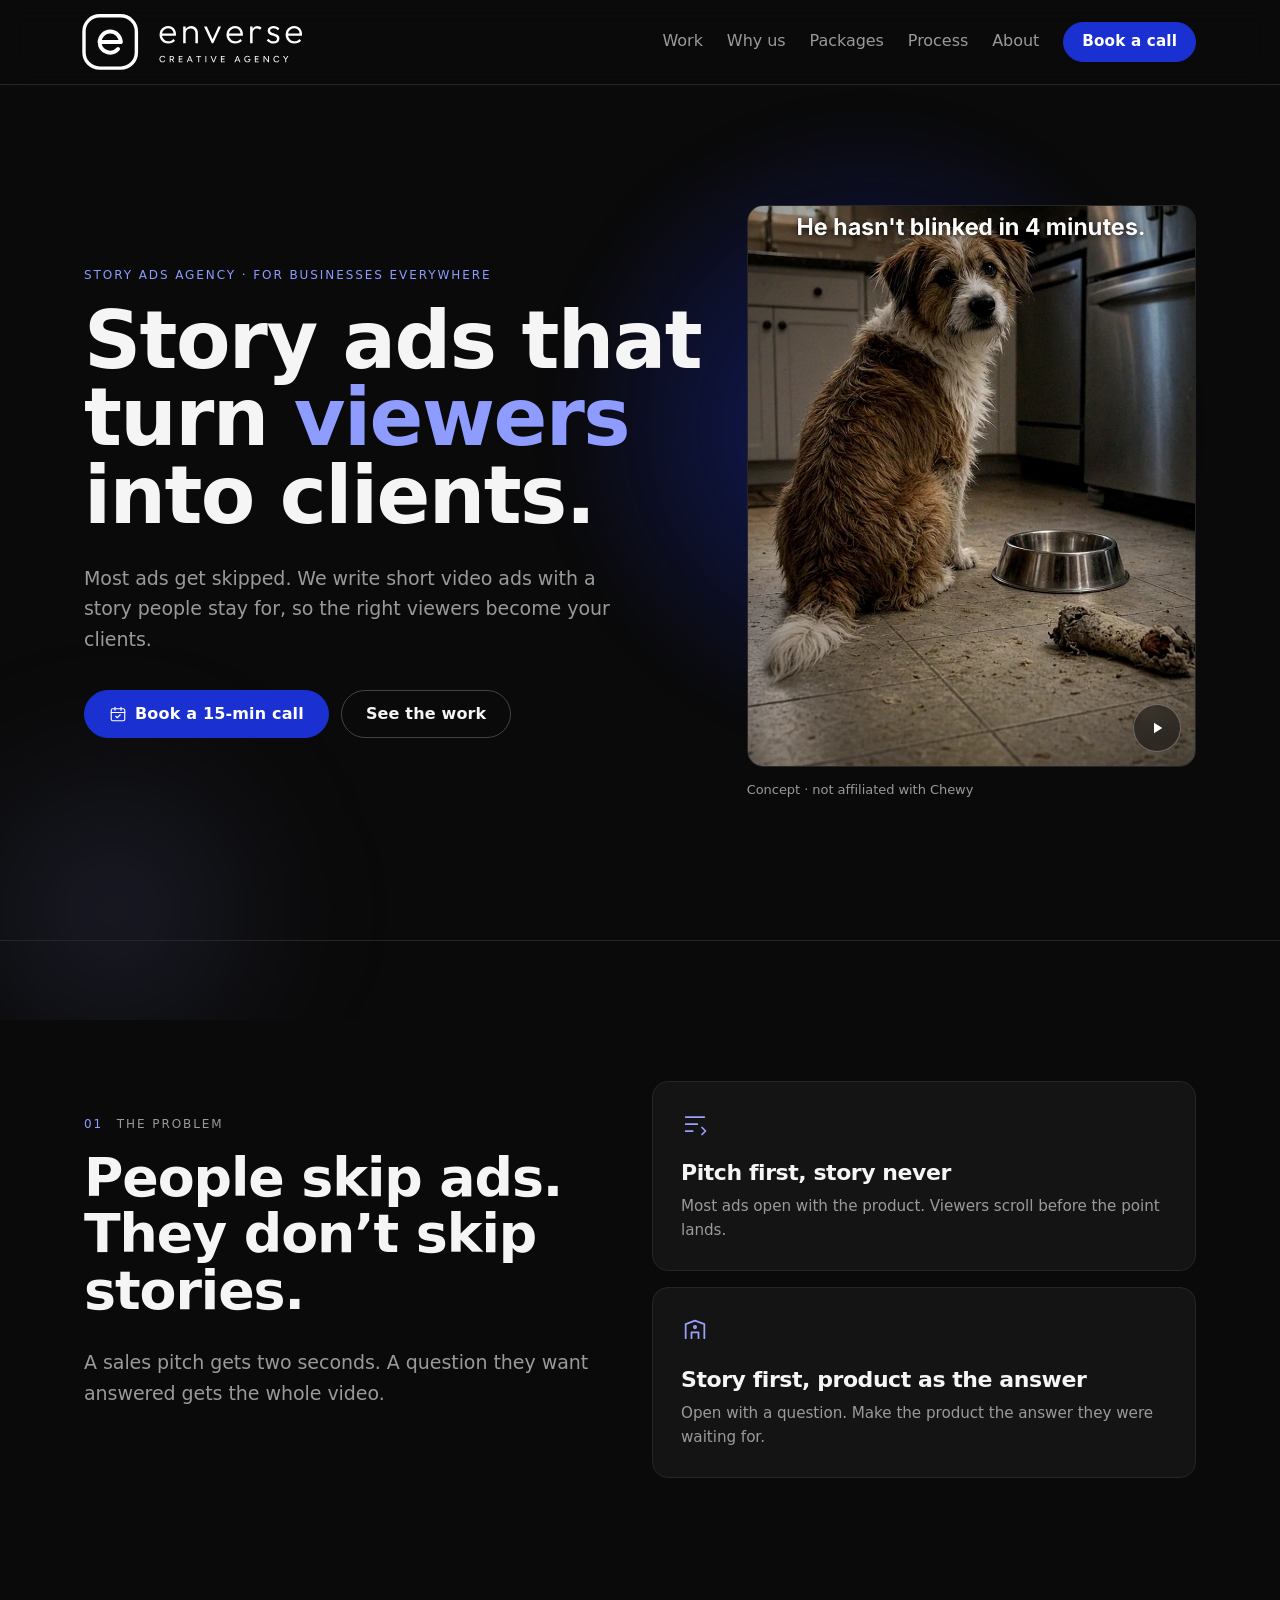
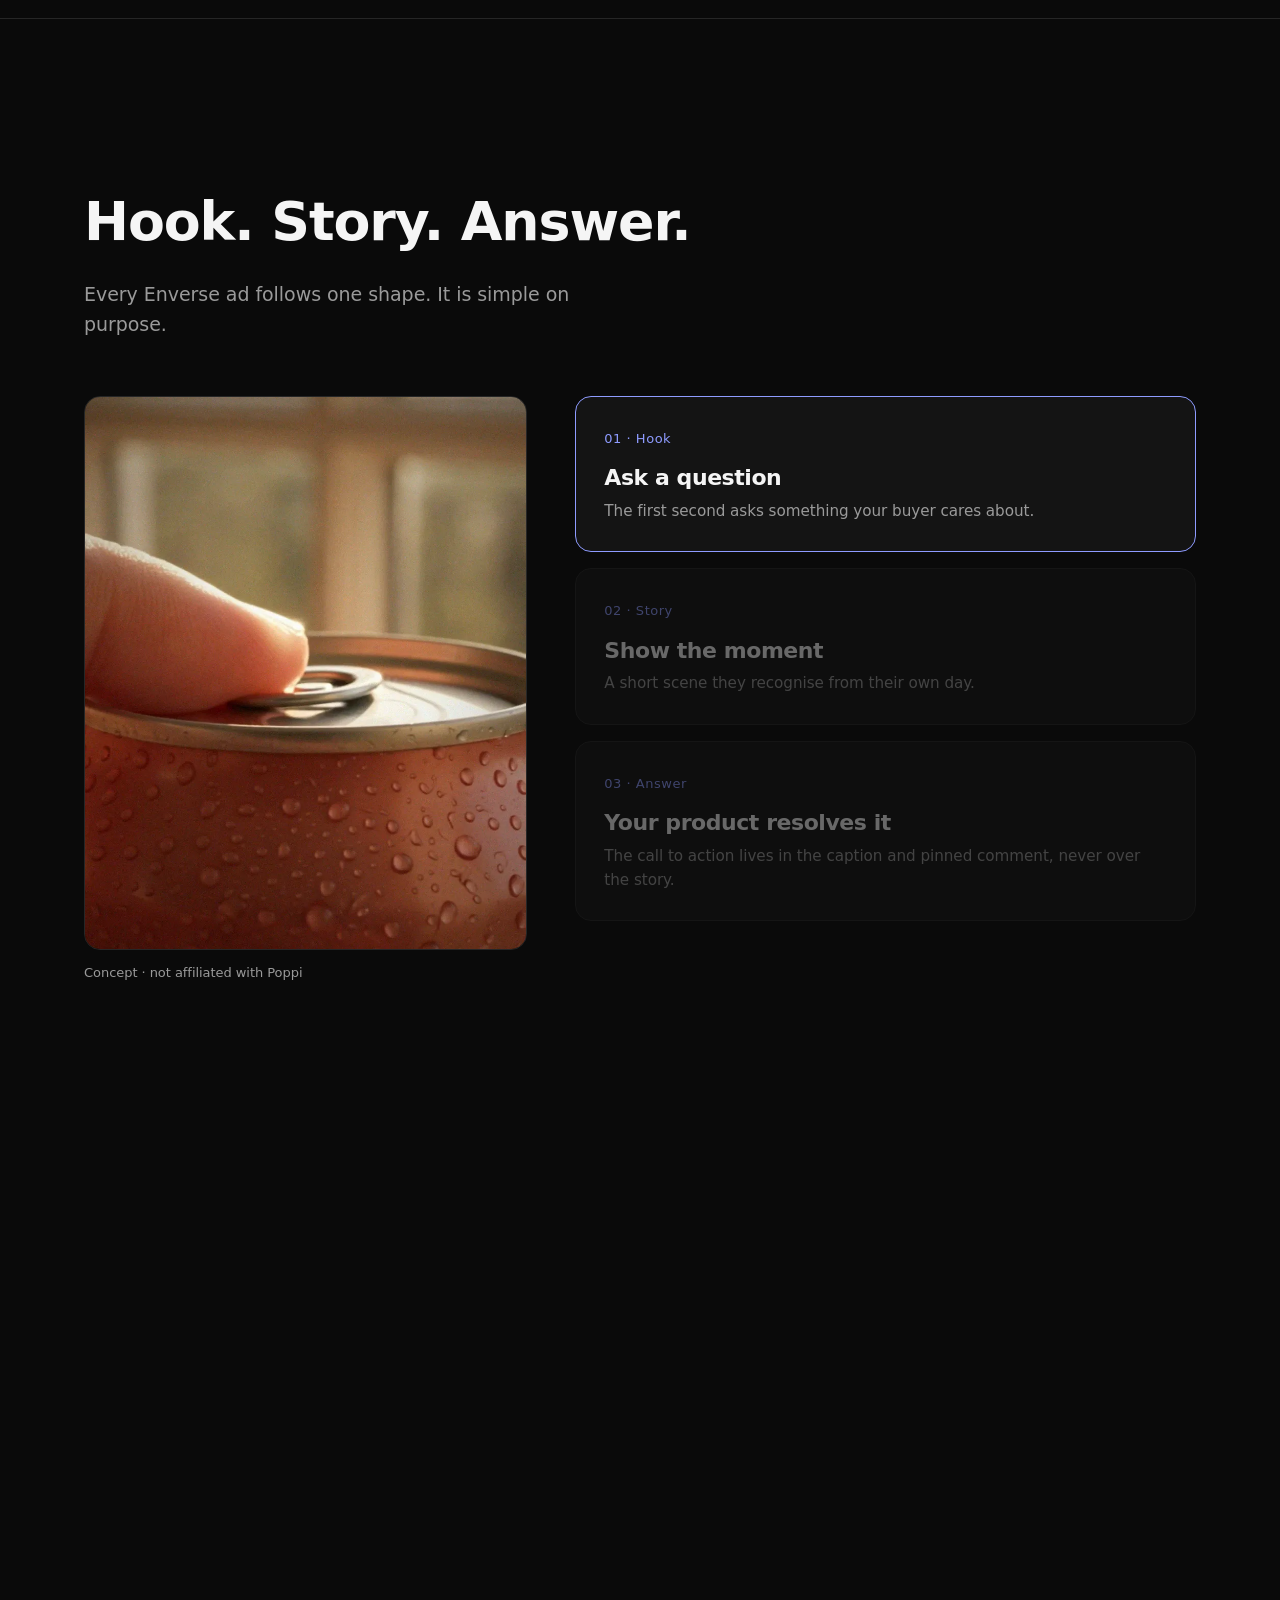
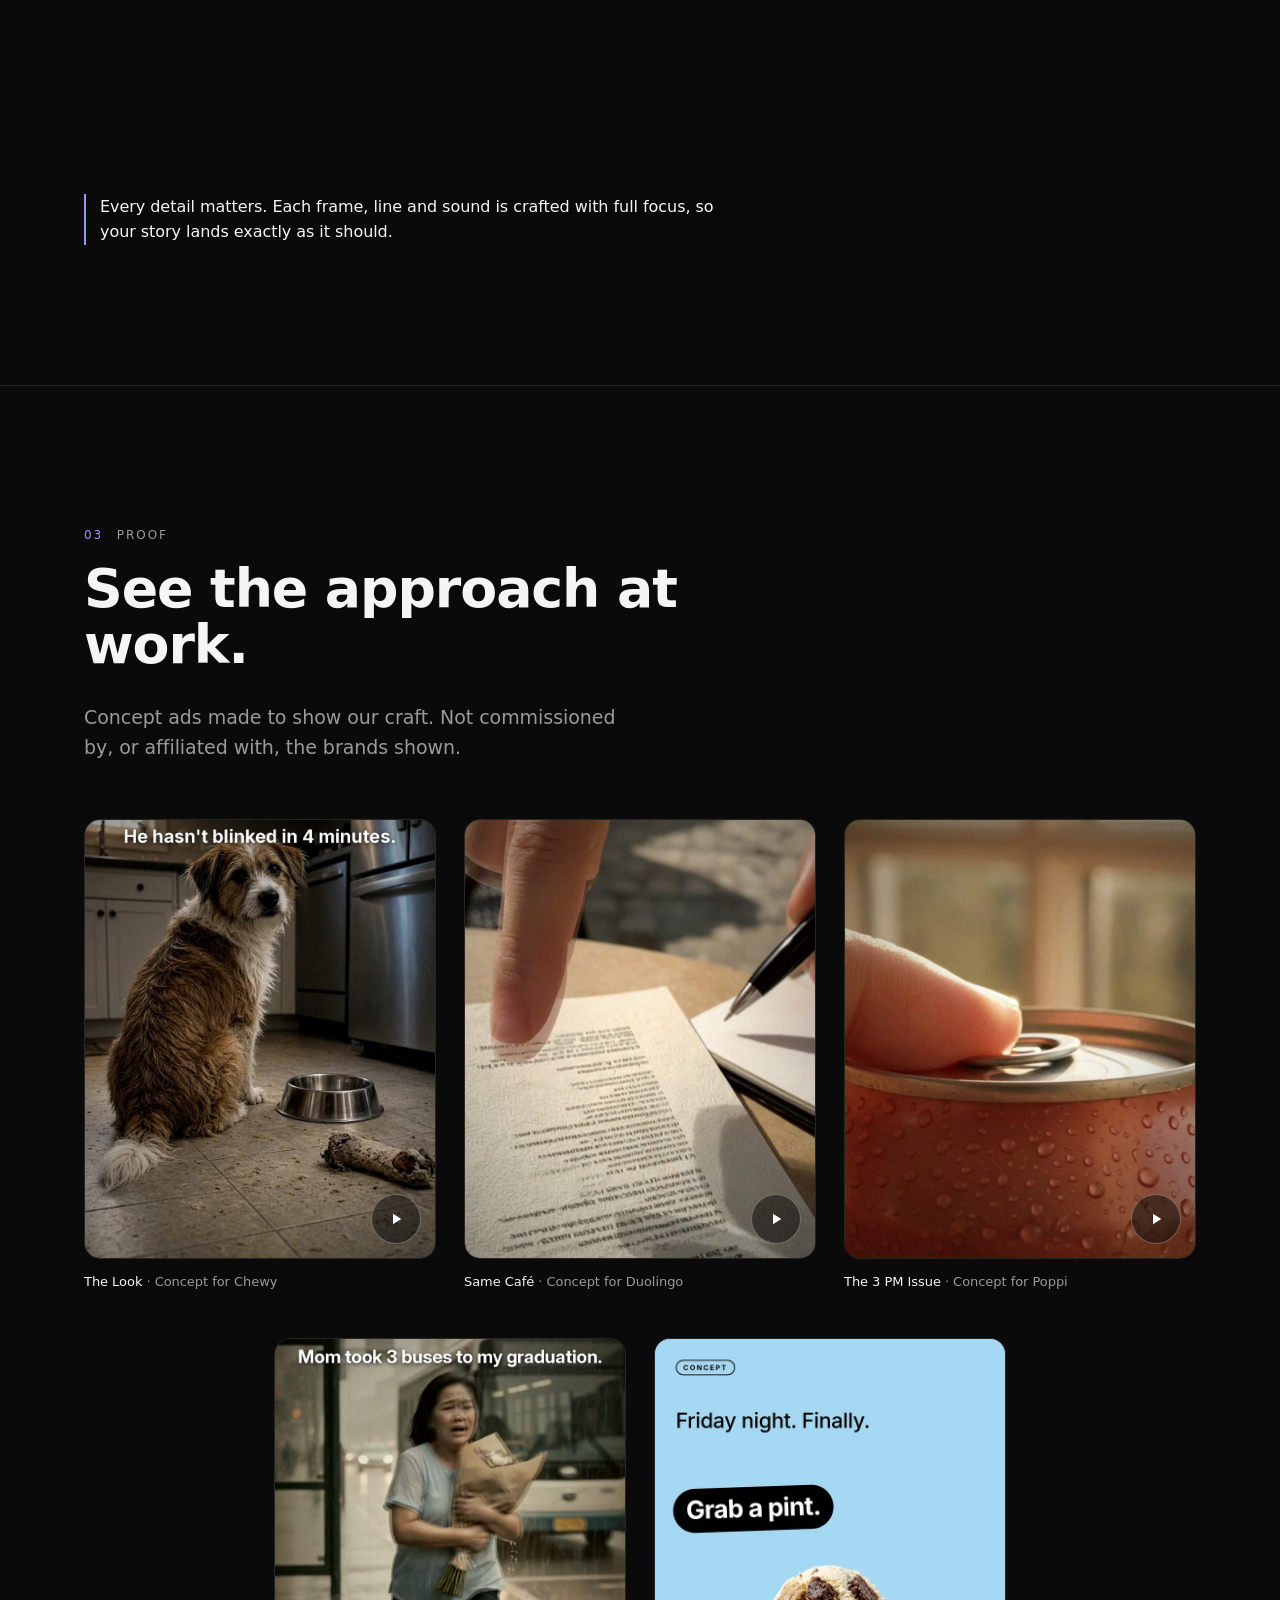
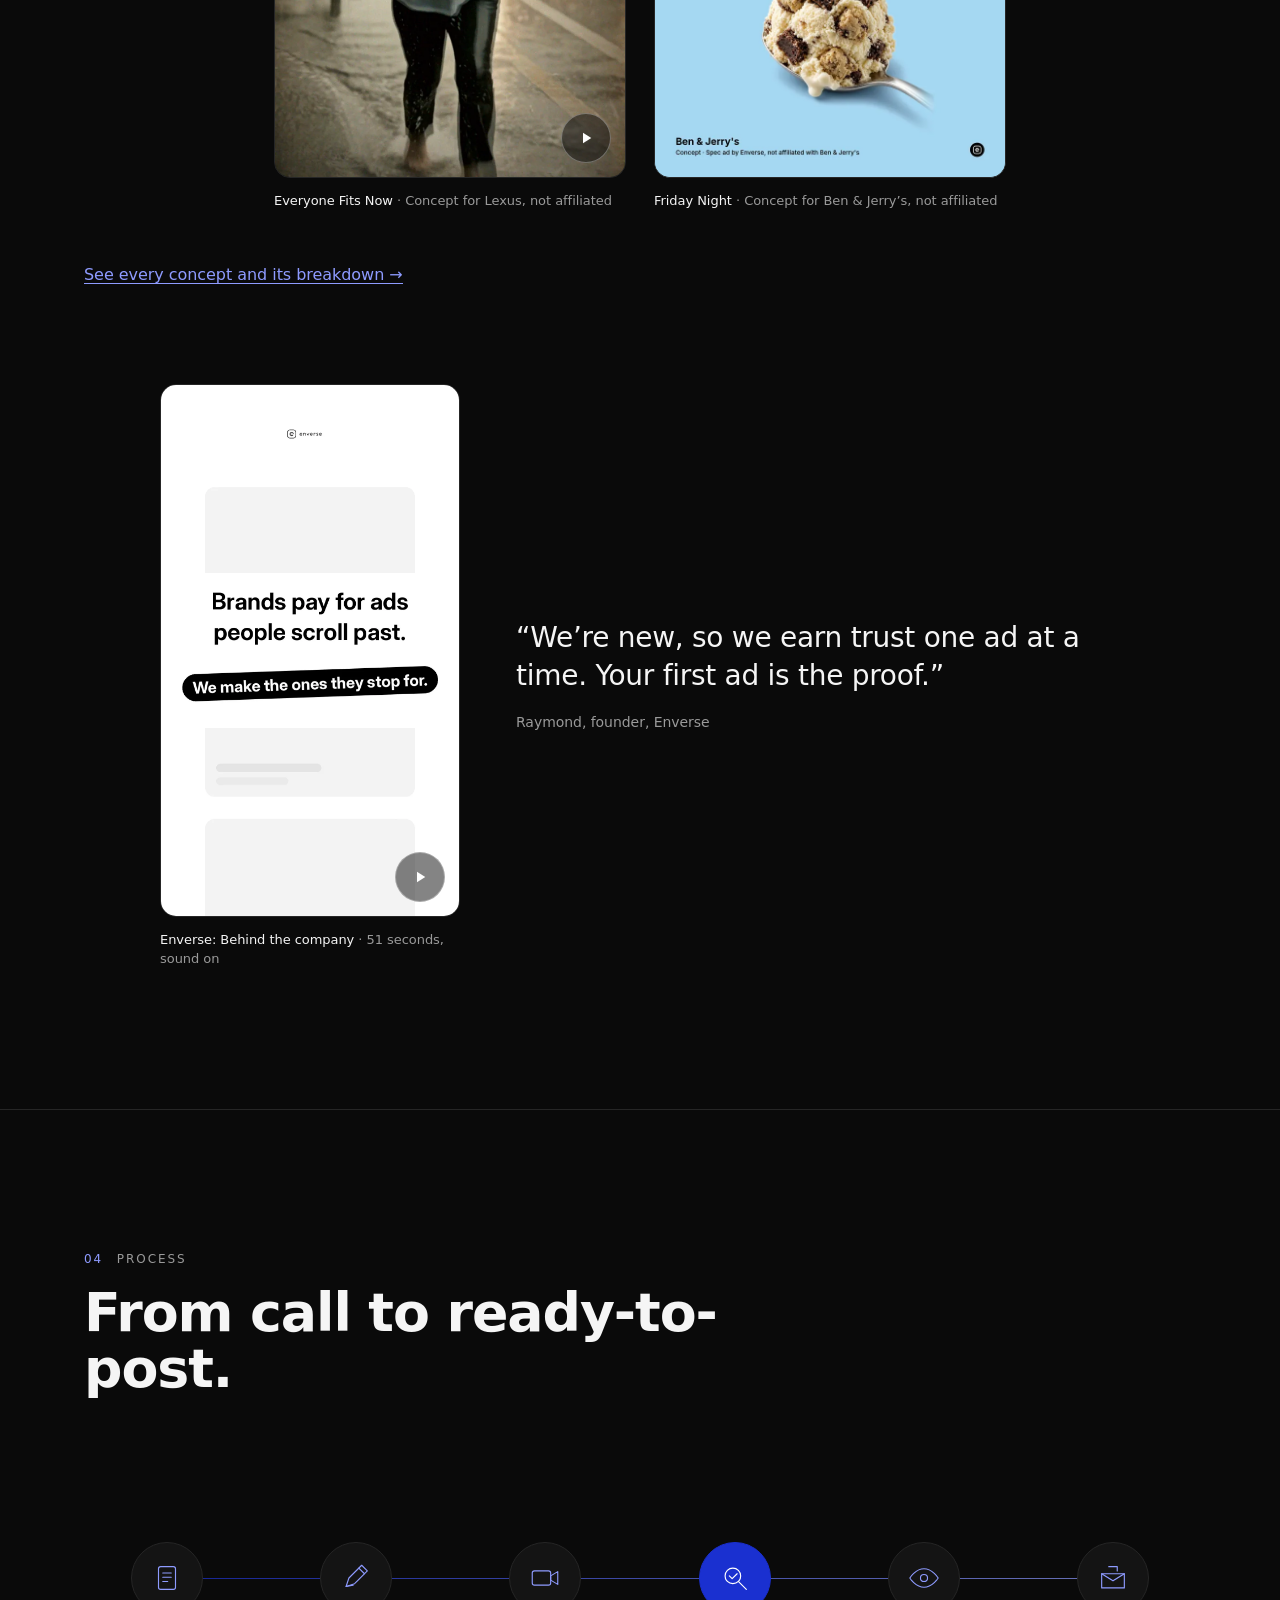
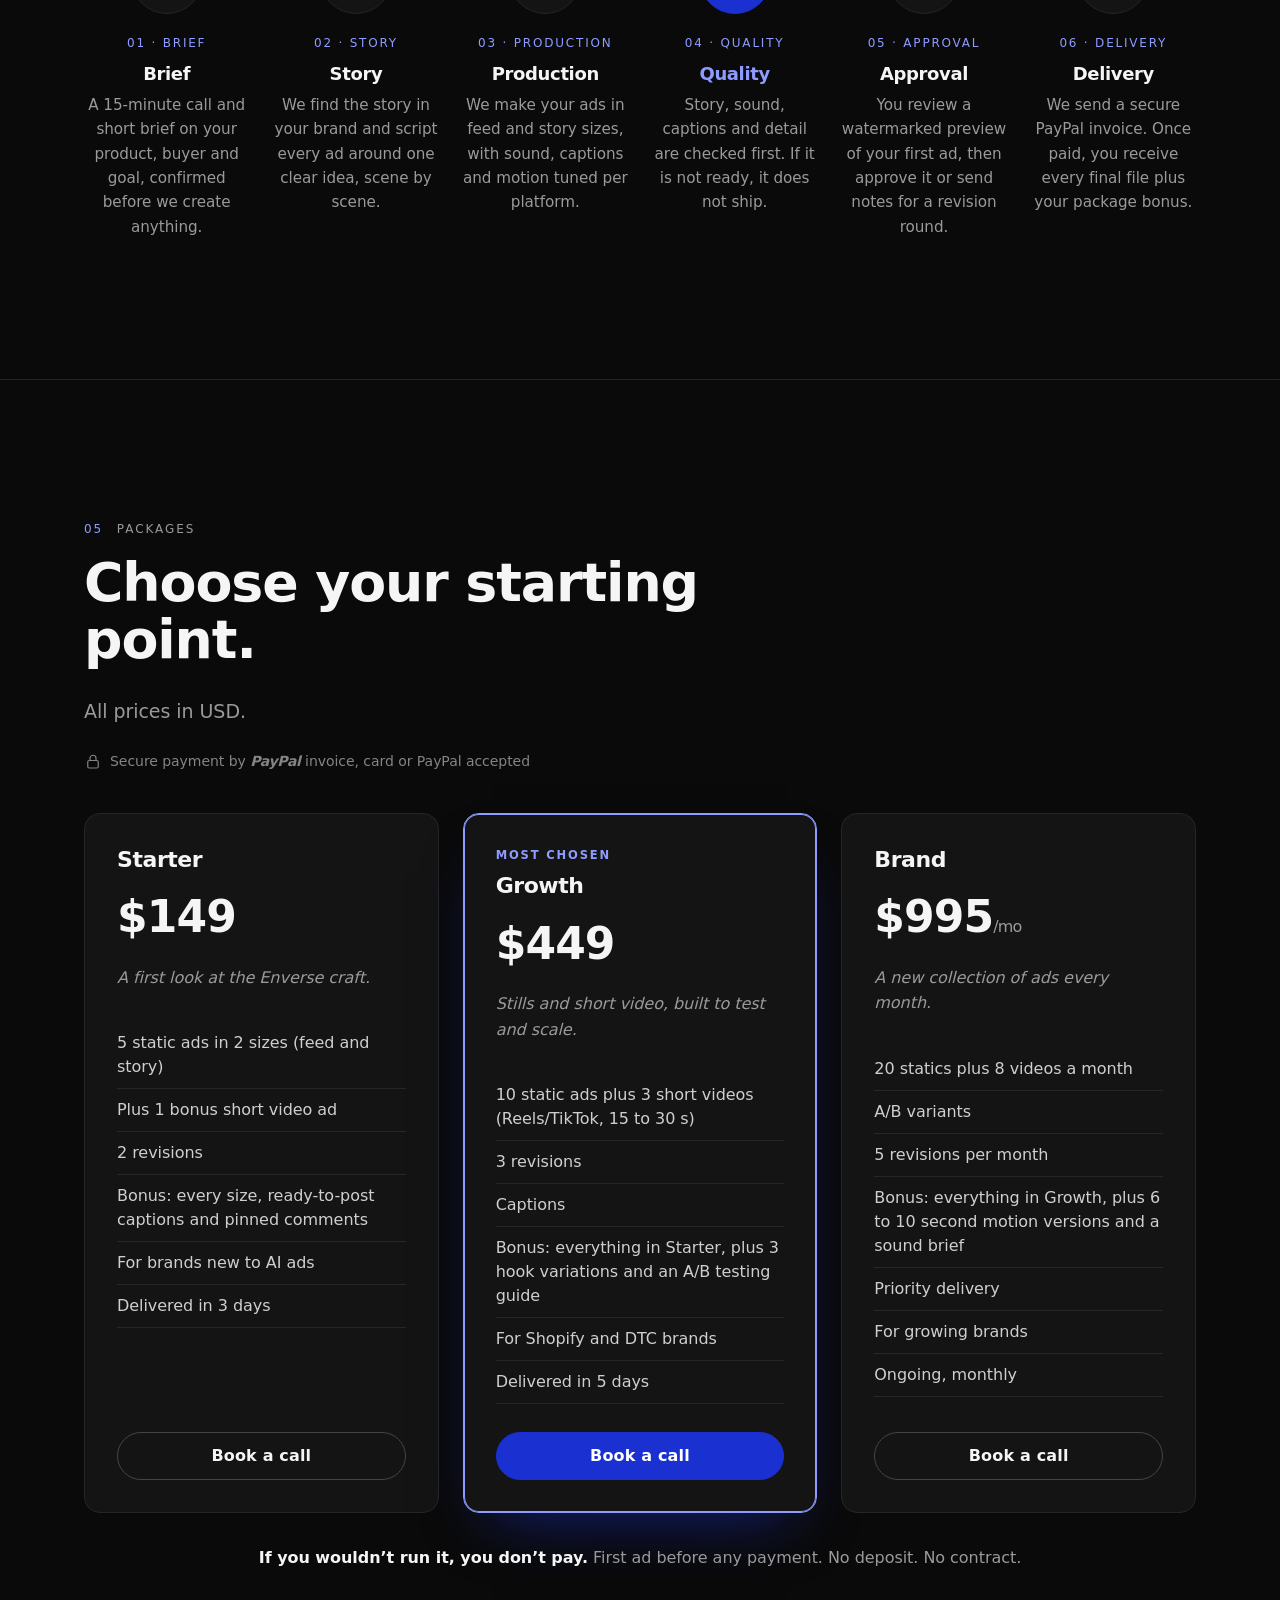
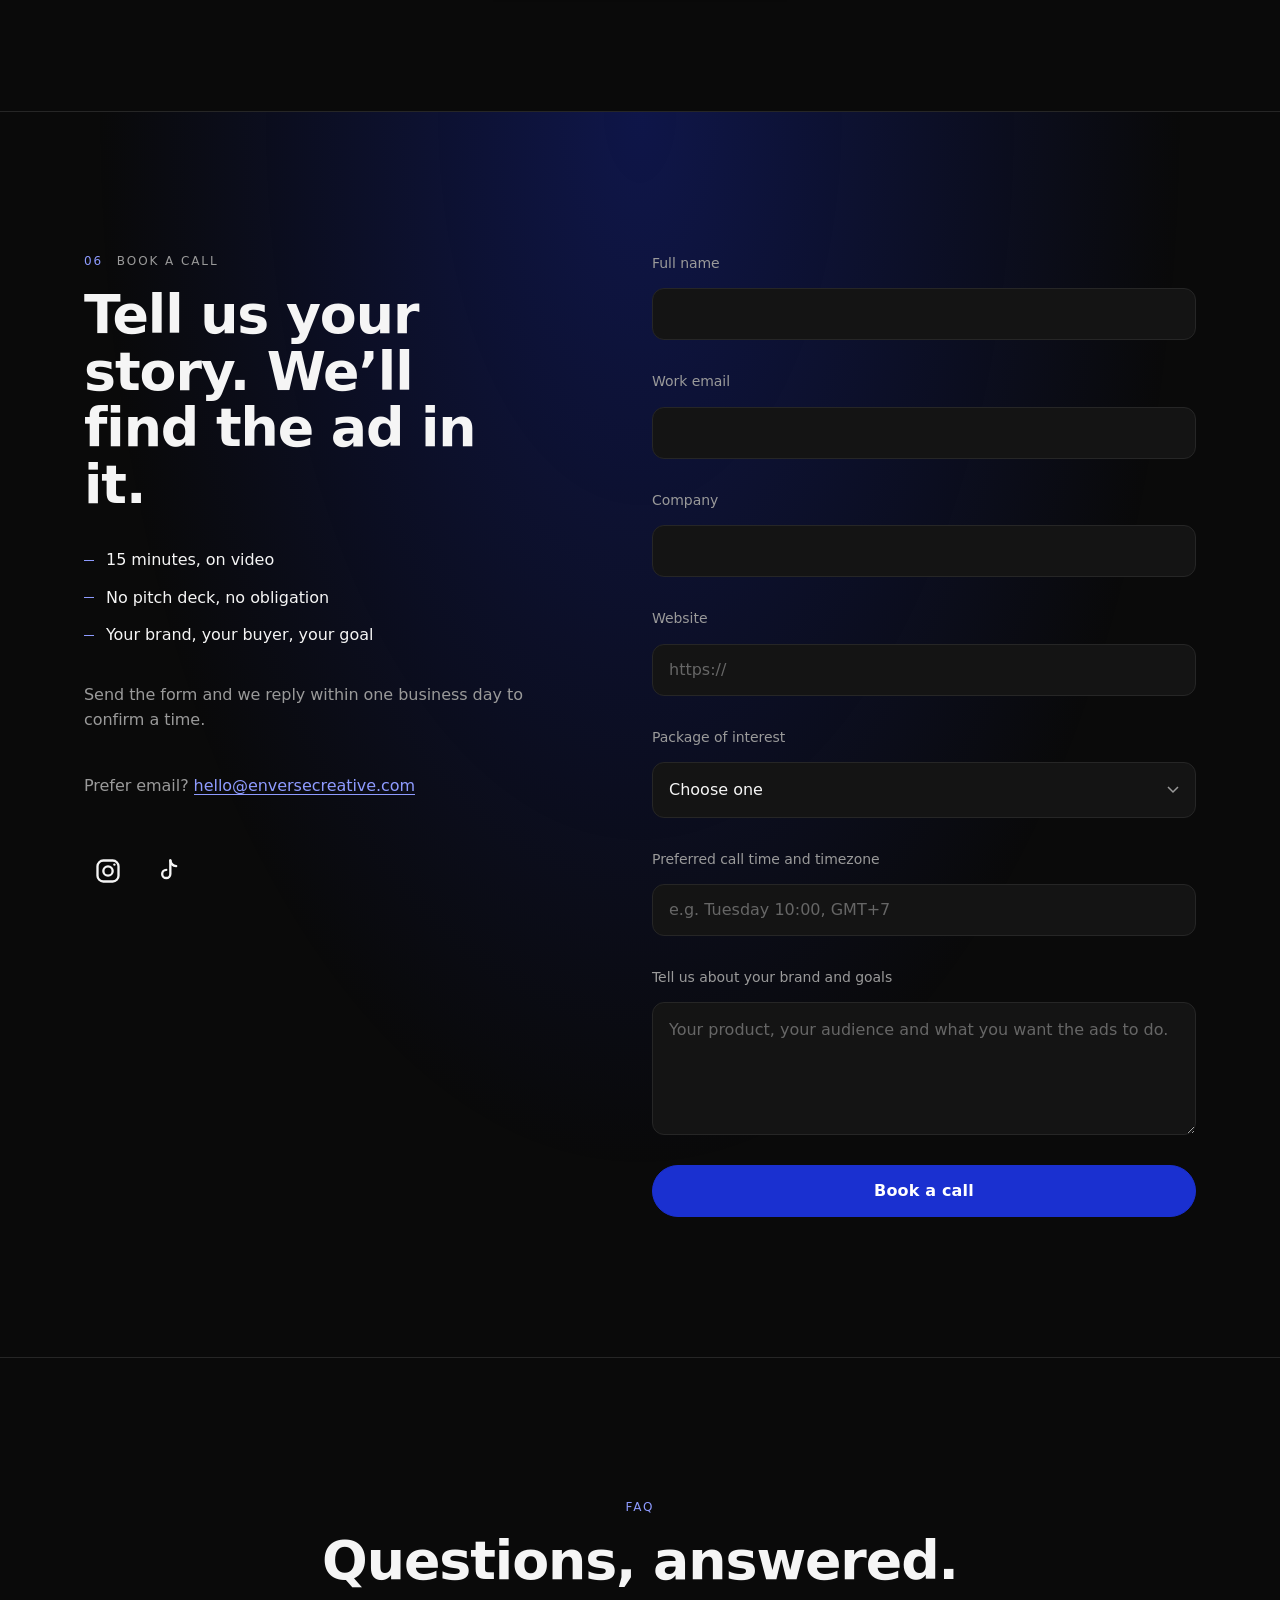
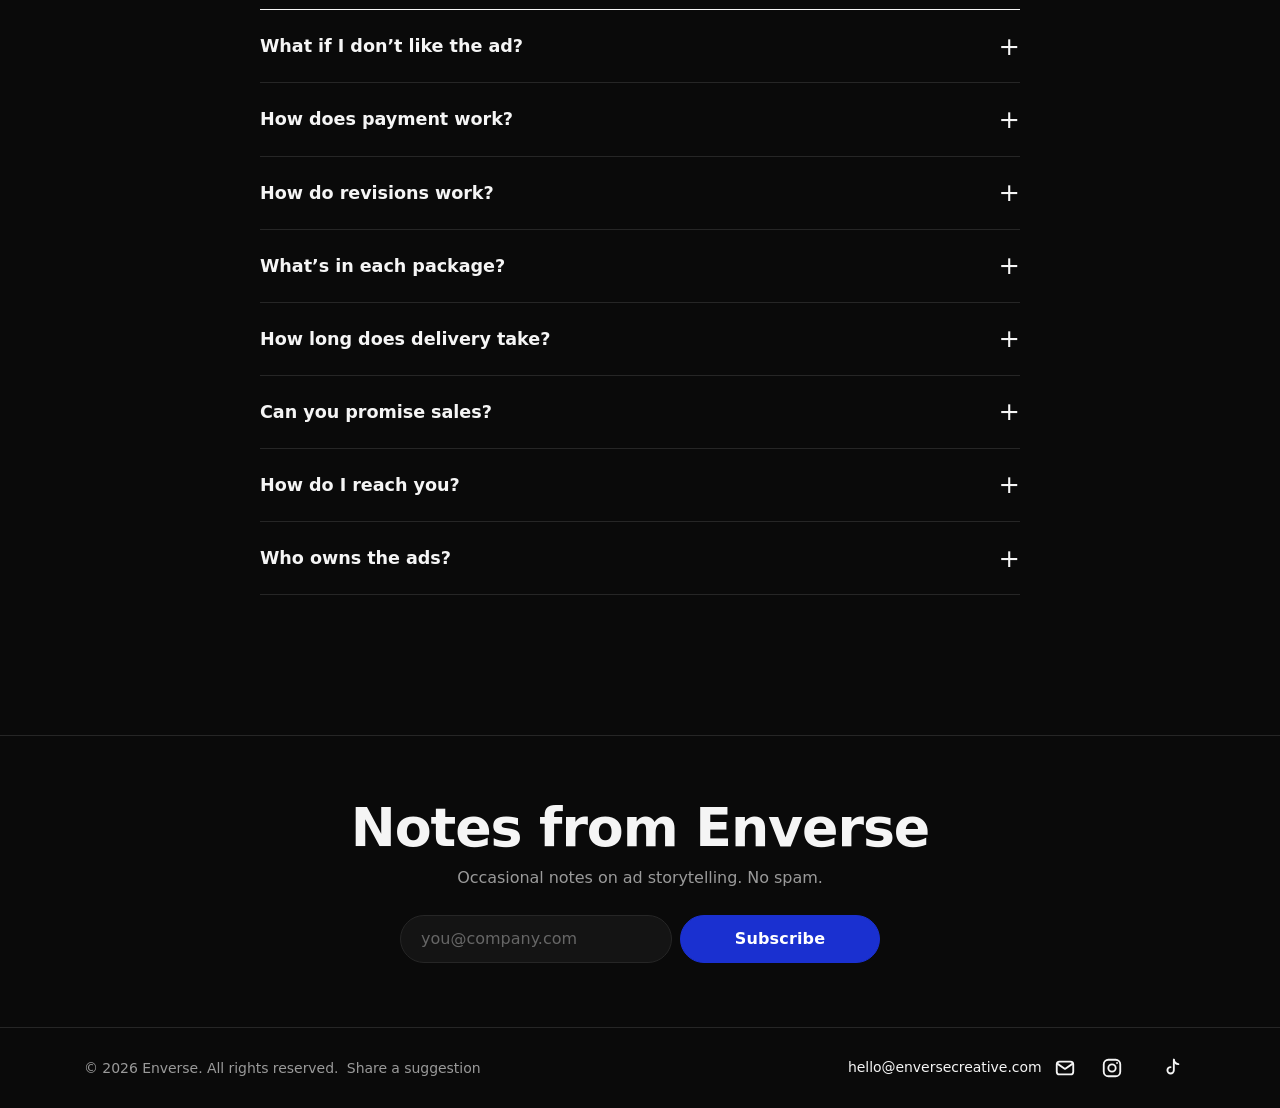
<file: index.html>
<!doctype html>
<html lang="en">
<head>
<meta charset="utf-8">
<meta http-equiv="Content-Security-Policy" content="default-src 'self'; img-src 'self' data: https://*.google-analytics.com https://*.googletagmanager.com; media-src 'self'; style-src 'self' 'unsafe-inline' https://fonts.googleapis.com; font-src 'self' https://fonts.gstatic.com; script-src 'self' 'unsafe-inline' https://www.googletagmanager.com; form-action 'self' mailto: https://formsubmit.co https://script.google.com https://script.googleusercontent.com; base-uri 'self'; object-src 'none'; connect-src 'self' https://script.google.com https://script.googleusercontent.com https://*.googleusercontent.com https://*.google-analytics.com https://*.analytics.google.com https://www.googletagmanager.com">
<script async src="https://www.googletagmanager.com/gtag/js?id=G-777H7XTXG5"></script>
<script src="/ga.js?v=20261104"></script>
<meta name="referrer" content="strict-origin-when-cross-origin">

<meta name="viewport" content="width=device-width,initial-scale=1">
<title>Enverse | AI Ads Storytelling Agency</title>
<meta name="description" content="Story ads that turn viewers into clients. Short video ads with a story people stay for. Packages from $149."><meta property="og:type" content="website"><meta property="og:site_name" content="Enverse"><meta property="og:title" content="Enverse | AI Ads Storytelling Agency"><meta property="og:description" content="Story ads that turn viewers into clients. Short video ads with a story people stay for. Packages from $149."><meta property="og:url" content="https://enversecreative.com/"><meta property="og:image" content="https://enversecreative.com/assets/og-image.png"><meta property="og:image:width" content="1200"><meta property="og:image:height" content="630"><meta name="twitter:card" content="summary_large_image"><meta name="theme-color" content="#0a0a0a">
<link rel="preconnect" href="https://fonts.googleapis.com"><link rel="preconnect" href="https://fonts.gstatic.com" crossorigin>
<link href="https://fonts.googleapis.com/css2?family=Inter:wght@400;500;700;800&display=swap" rel="stylesheet">
<link rel="icon" href="assets/favicon.svg" type="image/svg+xml"><link rel="apple-touch-icon" href="assets/apple-touch-icon.png"><link rel="stylesheet" href="styles.css?v=20261105a"><link rel="stylesheet" href="rd.css?v=20261111a">
</head>
<body class="rd">
<a class="skip" href="#main">Skip to content</a>
<header class="nav">
  <div class="wrap nav-in">
    <a href="#" class="logo" aria-label="Enverse home"><img src="assets/logo.svg" alt="enverse, creative agency" class="logo-img" width="156" height="60"></a>
    <nav aria-label="Primary"><a href="work/">Work</a><a href="#why">Why us</a><a href="#packages">Packages</a><a href="#experience">Process</a><a href="#about">About</a><a href="#contact" class="btn btn-sm">Book a call</a></nav>
  </div>
</header>
<main id="main">
<section class="hero rd-hero">
  <div class="hero-splash" aria-hidden="true"><i class="b1"></i><i class="b2"></i><i class="b3"></i></div>
  <div class="wrap rd-grid">
    <div class="rd-hero-tx">
      <p class="eyebrow">Story ads agency · For businesses everywhere</p>
      <h1 data-accent="viewers">Story ads that turn viewers into clients.</h1>
      <p class="lead">Most ads get skipped. We write short video ads with a story people stay for, so the right viewers become your clients.</p>
      <div class="cta"><a href="#book" class="btn"><img src="assets/icons/icon-book-call.svg" alt="" width="18" height="18" class="btn-ic">Book a 15-min call</a><a href="#work" class="btn btn-ghost">See the work</a></div>
    </div>
    <figure class="rd-hero-media">
      <div class="spec" data-title="The Look, concept for Chewy">
        <img src="assets/spec/chewy-the-look-v4-poster.webp" width="864" height="1080" alt="Concept ad for Chewy, The Look: a dog gives the silent stare beside an empty bowl" fetchpriority="high">
        <video data-src="assets/spec/chewy-the-look-v4.mp4" muted loop playsinline preload="none" aria-hidden="true" tabindex="-1"></video>
        <button class="spec-play" type="button" aria-label="Play The Look, concept for Chewy"><svg viewBox="0 0 24 24" width="18" height="18" aria-hidden="true"><path d="M8 5v14l11-7z" fill="currentColor"/></svg></button>
      </div>
      <figcaption>Concept · not affiliated with Chewy</figcaption>
    </figure>
  </div>
</section>

<section id="about" class="rd-sec rd-problem" data-step="01" data-name="The problem">
  <div class="wrap rd-grid">
    <div class="rd-col-6">
      <p class="eyebrow">01 <b>The problem</b></p>
      <h2>People skip ads.<br>They don&rsquo;t skip stories.</h2>
      <p class="lead">A sales pitch gets two seconds. A question they want answered gets the whole video.</p>
    </div>
    <div class="rd-col-6r rd-stack">
      <div class="card rd-card"><img src="assets/icons/icon-problem-skip.svg" alt="" width="28" height="28" class="rd-ic"><h3>Pitch first, story never</h3><p>Most ads open with the product. Viewers scroll before the point lands.</p></div>
      <div class="card rd-card"><img src="assets/icons/icon-approach-story.svg" alt="" width="28" height="28" class="rd-ic"><h3>Story first, product as the answer</h3><p>Open with a question. Make the product the answer they were waiting for.</p></div>
    </div>
  </div>
</section>

<section id="why" class="rd-sec rd-approach" data-scene data-step="02" data-name="Our approach">
  <div class="wrap">
    <div class="rd-head">
      <p class="eyebrow">02 <b>Our approach</b></p>
      <h2>Hook. Story. Answer.</h2>
      <p class="lead">Every Enverse ad follows one shape. It is simple on purpose.</p>
    </div>
    <div class="rd-scene"><figure class="rd-scene-media"><img src="assets/spec/poppi-the-3pm-issue-v3-poster.webp" width="864" height="1080" loading="lazy" decoding="async" alt="Concept ad for Poppi, The 3 PM Issue"><figcaption>Concept · not affiliated with Poppi</figcaption></figure>
    <div class="rd-3">
      <div class="card rd-card"><span class="rd-num">01 · Hook</span><h3>Ask a question</h3><p>The first second asks something your buyer cares about.</p></div>
      <div class="card rd-card"><span class="rd-num">02 · Story</span><h3>Show the moment</h3><p>A short scene they recognise from their own day.</p></div>
      <div class="card rd-card"><span class="rd-num">03 · Answer</span><h3>Your product resolves it</h3><p>The call to action lives in the caption and pinned comment, never over the story.</p></div>
    </div></div>
    <p class="craft rd-craft">Every detail matters. Each frame, line and sound is crafted with full focus, so your story lands exactly as it should.</p>
  </div>
</section>

<section id="work" class="rd-sec rd-proof" data-step="03" data-name="Proof">
  <div class="wrap">
    <div class="rd-head">
      <p class="eyebrow">03 <b>Proof</b></p>
      <h2>See the approach at work.</h2>
      <p class="lead">Concept ads made to show our craft. Not commissioned by, or affiliated with, the brands shown.</p>
    </div>
    <div class="rd-ads" role="list">
      <figure class="rd-ad" role="listitem"><div class="spec" data-title="The Look, concept for Chewy" data-full="assets/spec/chewy-the-look-v4.mp4"><img src="assets/spec/chewy-the-look-v4-poster.webp" width="864" height="1080" loading="lazy" decoding="async" alt="Concept ad for Chewy, The Look"><video data-src="assets/spec/chewy-the-look-v4.mp4" muted loop playsinline preload="none" aria-hidden="true" tabindex="-1"></video><button class="spec-open" type="button" aria-label="Watch The Look, concept for Chewy, with sound"><svg viewBox="0 0 24 24" width="18" height="18" aria-hidden="true"><path d="M8 5v14l11-7z" fill="currentColor"/></svg></button></div><figcaption><strong>The Look</strong> · Concept for Chewy</figcaption></figure>
      <figure class="rd-ad" role="listitem"><div class="spec" data-title="Same Café, concept for Duolingo" data-full="assets/spec/duolingo-same-cafe-v3.mp4"><img src="assets/spec/duolingo-same-cafe-v3-poster.webp" width="864" height="1080" loading="lazy" decoding="async" alt="Concept ad for Duolingo, Same Café"><video data-src="assets/spec/duolingo-same-cafe-v3.mp4" muted loop playsinline preload="none" aria-hidden="true" tabindex="-1"></video><button class="spec-open" type="button" aria-label="Watch Same Café, concept for Duolingo, with sound"><svg viewBox="0 0 24 24" width="18" height="18" aria-hidden="true"><path d="M8 5v14l11-7z" fill="currentColor"/></svg></button></div><figcaption><strong>Same Café</strong> · Concept for Duolingo</figcaption></figure>
      <figure class="rd-ad" role="listitem"><div class="spec" data-title="The 3 PM Issue, concept for Poppi" data-full="assets/spec/poppi-the-3pm-issue-v3.mp4"><img src="assets/spec/poppi-the-3pm-issue-v3-poster.webp" width="864" height="1080" loading="lazy" decoding="async" alt="Concept ad for Poppi, The 3 PM Issue"><video data-src="assets/spec/poppi-the-3pm-issue-v3.mp4" muted loop playsinline preload="none" aria-hidden="true" tabindex="-1"></video><button class="spec-open" type="button" aria-label="Watch The 3 PM Issue, concept for Poppi, with sound"><svg viewBox="0 0 24 24" width="18" height="18" aria-hidden="true"><path d="M8 5v14l11-7z" fill="currentColor"/></svg></button></div><figcaption><strong>The 3 PM Issue</strong> · Concept for Poppi</figcaption></figure>
      <figure class="rd-ad" role="listitem"><div class="spec" data-title="Everyone Fits Now, concept for Lexus" data-full="assets/spec/lexus-everyone-fits-now-v4.mp4"><img src="assets/spec/lexus-everyone-fits-now-v4-poster.webp" width="864" height="1080" loading="lazy" decoding="async" alt="Concept ad for Lexus, Everyone Fits Now"><video data-src="assets/spec/lexus-everyone-fits-now-v4.mp4" muted loop playsinline preload="none" aria-hidden="true" tabindex="-1"></video><button class="spec-open" type="button" aria-label="Watch Everyone Fits Now, concept for Lexus, with sound"><svg viewBox="0 0 24 24" width="18" height="18" aria-hidden="true"><path d="M8 5v14l11-7z" fill="currentColor"/></svg></button></div><figcaption><strong>Everyone Fits Now</strong> · Concept for Lexus, not affiliated</figcaption></figure>
      <figure class="rd-ad" role="listitem"><div class="spec spec-still"><img src="assets/proof/starter-set/01-friday-night_1080x1350.webp" width="720" height="900" loading="lazy" decoding="async" alt="Concept ad for Ben &amp; Jerry&rsquo;s, Friday night. Finally. Grab a pint."></div><figcaption><strong>Friday Night</strong> · Concept for Ben &amp; Jerry&rsquo;s, not affiliated</figcaption></figure>
    </div>
    <p class="rd-more"><a href="work/">See every concept and its breakdown <span class="arr" aria-hidden="true">&rarr;</span></a></p>
    <div class="rd-founder">
      <figure class="rd-company"><div class="spec spec-916" data-title="Enverse: Behind the company" data-full="assets/hero-ad/company-v4.mp4"><img src="assets/hero-ad/company-v4-poster.webp" width="1080" height="1920" loading="lazy" decoding="async" alt="Enverse: Behind the company, a short film about how we make story ads"><button class="spec-open" type="button" aria-label="Watch Enverse: Behind the company, with sound"><svg viewBox="0 0 24 24" width="18" height="18" aria-hidden="true"><path d="M8 5v14l11-7z" fill="currentColor"/></svg></button></div><figcaption><strong>Enverse: Behind the company</strong> · 51 seconds, sound on</figcaption></figure>
      <blockquote class="rd-note"><p>&ldquo;We&rsquo;re new, so we earn trust one ad at a time. Your first ad is the proof.&rdquo;</p><cite>Raymond, founder, Enverse</cite></blockquote>
    </div>
  </div>
</section>

<section id="experience" class="rd-sec experience" data-step="04" data-name="Process">
  <div class="wrap">
    <div class="rd-head">
      <p class="eyebrow">04 <b>Process</b></p>
      <h2>From call to ready-to-post.</h2>
      <p class="lead">Six clear steps. Quality comes before speed, and every ad is reviewed in full before it reaches you.</p>
    </div>
<ol class="flow"><li class="flow-step"><span class="flow-node"><svg class="flow-ico" viewBox="0 0 48 48" width="48" height="48" fill="none" stroke="currentColor" stroke-width="1.6" stroke-linecap="round" stroke-linejoin="round" aria-hidden="true"><rect x="12" y="8" width="24" height="32" rx="3"/><path d="M18 17h12M18 23h12M18 29h7"/></svg></span><span class="journey-step">01 · Brief</span><h3>Brief</h3><p>A 15-minute call and short brief on your product, buyer and goal, confirmed before we create anything.</p></li><li class="flow-step"><span class="flow-node"><svg class="flow-ico" viewBox="0 0 48 48" width="48" height="48" fill="none" stroke="currentColor" stroke-width="1.6" stroke-linecap="round" stroke-linejoin="round" aria-hidden="true"><path d="M10 36l4-12L32 6l8 8-18 18z"/><path d="M28 10l8 8M10 36l10-2"/></svg></span><span class="journey-step">02 · Story</span><h3>Story</h3><p>We find the story in your brand and script every ad around one clear idea, scene by scene.</p></li><li class="flow-step"><span class="flow-node"><svg class="flow-ico" viewBox="0 0 48 48" width="48" height="48" fill="none" stroke="currentColor" stroke-width="1.6" stroke-linecap="round" stroke-linejoin="round" aria-hidden="true"><rect x="6" y="14" width="26" height="20" rx="3"/><path d="M32 21l10-6v18l-10-6z"/></svg></span><span class="journey-step">03 · Production</span><h3>Production</h3><p>We make your ads in feed and story sizes, with sound, captions and motion tuned per platform.</p></li><li class="flow-step"><span class="flow-node"><svg class="flow-ico" viewBox="0 0 48 48" width="48" height="48" fill="none" stroke="currentColor" stroke-width="1.6" stroke-linecap="round" stroke-linejoin="round" aria-hidden="true"><circle cx="21" cy="21" r="11"/><path d="M29 29l11 11M16 21l4 4 7-7"/></svg></span><span class="journey-step">04 · Quality</span><h3>Quality</h3><p>Story, sound, captions and detail are checked first. If it is not ready, it does not ship.</p></li><li class="flow-step"><span class="flow-node"><svg class="flow-ico" viewBox="0 0 48 48" width="48" height="48" fill="none" stroke="currentColor" stroke-width="1.6" stroke-linecap="round" stroke-linejoin="round" aria-hidden="true"><path d="M4 24s8-13 20-13 20 13 20 13-8 13-20 13S4 24 4 24z"/><circle cx="24" cy="24" r="5"/></svg></span><span class="journey-step">05 · Approval</span><h3>Approval</h3><p>You review a watermarked preview of your first ad, then approve it or send notes for a revision round.</p></li><li class="flow-step"><span class="flow-node"><svg class="flow-ico" viewBox="0 0 48 48" width="48" height="48" fill="none" stroke="currentColor" stroke-width="1.6" stroke-linecap="round" stroke-linejoin="round" aria-hidden="true"><path d="M8 18h32v20H8z"/><path d="M8 18l16 10 16-10M18 8h12v6"/></svg></span><span class="journey-step">06 · Delivery</span><h3>Delivery</h3><p>We send a secure PayPal invoice. Once paid, you receive every final file plus your package bonus.</p></li></ol>
  </div>
</section>

<section id="packages" class="rd-sec" data-step="05" data-name="Packages">
  <div class="wrap">
  <div class="rd-head">
  <p class="eyebrow">05 <b>Packages</b></p>
  <h2>Choose your starting point.</h2>
  <p class="lead">All prices in USD.</p></div>
<p class="pay-note pay-top"><svg viewBox="0 0 24 24" width="18" height="18" fill="none" stroke="currentColor" stroke-width="1.6" stroke-linecap="round" stroke-linejoin="round" aria-hidden="true"><rect x="5" y="10" width="14" height="10" rx="2"/><path d="M8 10V7a4 4 0 0 1 8 0v3"/></svg><span>Secure payment by <b class="pp-mark">PayPal</b> invoice, card or PayPal accepted</span></p>
  <div class="tiers">
    <div class="tier"><h3>Starter</h3><p class="price">$149</p><p class="pitch">A first look at the Enverse craft.</p><ul><li>5 static ads in 2 sizes (feed and story)</li><li>Plus 1 bonus short video ad</li><li>2 revisions</li><li>Bonus: every size, ready-to-post captions and pinned comments</li><li>For brands new to AI ads</li><li>Delivered in 3 days</li></ul><a href="#book" class="btn btn-ghost">Book a call</a></div>
    <div class="tier featured"><p class="tag">Most chosen</p><h3>Growth</h3><p class="price">$449</p><p class="pitch">Stills and short video, built to test and scale.</p><ul><li>10 static ads plus 3 short videos (Reels/TikTok, 15 to 30 s)</li><li>3 revisions</li><li>Captions</li><li>Bonus: everything in Starter, plus 3 hook variations and an A/B testing guide</li><li>For Shopify and DTC brands</li><li>Delivered in 5 days</li></ul><a href="#book" class="btn">Book a call</a></div>
    <div class="tier"><h3>Brand</h3><p class="price">$995<span>/mo</span></p><p class="pitch">A new collection of ads every month.</p><ul><li>20 statics plus 8 videos a month</li><li>A/B variants</li><li>5 revisions per month</li><li>Bonus: everything in Growth, plus 6 to 10 second motion versions and a sound brief</li><li>Priority delivery</li><li>For growing brands</li><li>Ongoing, monthly</li></ul><a href="#book" class="btn btn-ghost">Book a call</a></div>
  </div>
  <p class="rd-guar"><b>If you wouldn&rsquo;t run it, you don&rsquo;t pay.</b> First ad before any payment. No deposit. No contract.</p>
  </div>
</section>

<section id="contact" class="rd-sec rd-book" data-step="06" data-name="Book a call">
  <div class="wrap rd-grid">
    <div class="rd-col-5">
      <p class="eyebrow">06 <b>Book a call</b></p>
      <h2>Tell us your story. We&rsquo;ll find the ad in it.</h2>
      <ul class="rd-bul"><li>15 minutes, on video</li><li>No pitch deck, no obligation</li><li>Your brand, your buyer, your goal</li></ul>
      <p class="sub">Send the form and we reply within one business day to confirm a time.</p>
      
      <p class="sub rd-alt">Prefer email? <a href="mailto:hello@enversecreative.com">hello@enversecreative.com</a></p>
      <span class="social social-lg"><a href="https://www.instagram.com/enverse.creative/" target="_blank" rel="noopener" aria-label="Enverse on Instagram (@enverse.creative)"><svg viewBox="0 0 24 24" width="22" height="22" fill="none" stroke="currentColor" stroke-width="2" aria-hidden="true"><rect x="3" y="3" width="18" height="18" rx="5"/><circle cx="12" cy="12" r="4"/><circle cx="17.5" cy="6.5" r="1" fill="currentColor" stroke="none"/></svg></a><a href="https://www.tiktok.com/@enverse.creative" target="_blank" rel="noopener" aria-label="Enverse on TikTok (@enverse.creative)"><svg viewBox="0 0 24 24" width="22" height="22" fill="none" stroke="currentColor" stroke-width="2" stroke-linecap="round" stroke-linejoin="round" aria-hidden="true"><path d="M14 3v11.5a3.5 3.5 0 1 1-3.5-3.5"/><path d="M14 3c.5 2.8 2.4 4.6 5 4.8"/></svg></a></span>
    </div>
<form class="form" action="https://formsubmit.co/enverse.creative@gmail.com" method="POST" name="booking" id="book">
      <input type="hidden" name="_subject" value="New call booking: Enverse">
      <input type="hidden" name="_template" value="table">
      <input type="hidden" name="_next" value="https://enversecreative.com/book/thanks/">
      <input type="text" name="_honey" class="hp" tabindex="-1" autocomplete="off" aria-hidden="true">
      <label>Full name<input name="name" required autocomplete="name"></label>
      <label>Work email<input type="email" name="email" required autocomplete="email"></label>
      <label>Company<input name="company" required autocomplete="organization"></label>
      <label>Website<input type="url" name="website" placeholder="https://" autocomplete="url"></label>
      <label>Package of interest<select name="package" required><option value="">Choose one</option><option>Starter, $149</option><option>Growth, $449</option><option>Brand, $995/mo</option><option>Not sure yet</option></select></label>
      <label>Preferred call time and timezone<input name="call_time" required placeholder="e.g. Tuesday 10:00, GMT+7"></label>
      <label>Tell us about your brand and goals<textarea name="message" rows="4" placeholder="Your product, your audience and what you want the ads to do."></textarea></label>
      <button class="btn btn-inv" type="submit">Book a call</button>
    </form>
  </div>
</section>

<section id="faq" class="rd-sec faq">
  <div class="wrap rd-faq"><p class="eyebrow">FAQ</p>
  <h2>Questions, answered.</h2>
  <div class="faq-list">
    <details><summary>What if I don&rsquo;t like the ad?</summary><p>You don&rsquo;t pay. Payment comes only after you approve your first ad. No contract.</p></details>
    <details><summary>How does payment work?</summary><p>Once you approve your first ad, we send a PayPal invoice. Secure payment by PayPal invoice, card or PayPal accepted, no PayPal account needed. Previews are watermarked, and final files are delivered once payment is in. No deposit, no contract.</p><p class="pay-note"><svg viewBox="0 0 24 24" width="18" height="18" fill="none" stroke="currentColor" stroke-width="1.6" stroke-linecap="round" stroke-linejoin="round" aria-hidden="true"><rect x="5" y="10" width="14" height="10" rx="2"/><path d="M8 10V7a4 4 0 0 1 8 0v3"/></svg><span>Secure payment by <b class="pp-mark">PayPal</b> invoice, card or PayPal accepted</span></p></details>
    <details><summary>How do revisions work?</summary><p>Send all your notes in one round and we update every ad. Starter includes 2 rounds, Growth 3, and Brand 5 per month.</p></details>
    <details><summary>What&rsquo;s in each package?</summary><p><strong>Starter, $149:</strong> 5 static ads in feed and story sizes, a bonus short video, 2 revisions. Bonus: every size, captions and pinned comments. 3 days.</p><p><strong>Growth, $449:</strong> 10 static ads, 3 short videos, captions, 3 revisions. Bonus: 3 hook variations and an A/B testing guide. 5 days.</p><p><strong>Brand, $995/mo:</strong> 20 static ads and 8 videos a month, A/B variants, 5 revisions per month, priority delivery. Bonus: 6 to 10 second motion versions and a sound brief.</p><p>Timing starts once we have your brief.</p></details>
    <details><summary>How long does delivery take?</summary><p>Starter is delivered in 3 days and Growth in 5 days. Brand is an ongoing monthly collection, with priority delivery. Timing starts once we have your <a href="brief/">brief</a>.</p></details>
    <details><summary>Can you promise sales?</summary><p>No one honestly can. Results depend on your offer, price and targeting too. We promise ads crafted to be watched, and you only pay for the ones you would run.</p></details>
    <details><summary>How do I reach you?</summary><p>Whichever way suits you. Email us at <a href="mailto:hello@enversecreative.com">hello@enversecreative.com</a>, share your details through the <a href="#contact">Book a call</a> form, or send a message on <a href="https://www.instagram.com/enverse.creative/" target="_blank" rel="noopener">Instagram</a> or <a href="https://www.tiktok.com/@enverse.creative" target="_blank" rel="noopener">TikTok</a> at @enverse.creative. We reply within one business day.</p></details>
    <details><summary>Who owns the ads?</summary><p>You do, once paid. Run them anywhere, as often as you like.</p></details>
  </div></div>
</section>

<section class="rd-sec news" id="newsletter">
  <div class="wrap"><h2>Notes from Enverse</h2>
  <p class="sub">Occasional notes on ad storytelling. No spam.</p>
  <form class="inline form" action="https://script.google.com/macros/s/AKfycbyn7YiXVMaenm2I2t7fSNbMLXd61XVoqwvx5ERRs_WknNYeEJq63UeB5eq33uyBWLyH/exec" method="POST" name="newsletter">
    <input class="hp" type="text" name="_honey" tabindex="-1" autocomplete="off" aria-hidden="true">
    <label class="sr" for="nl">Email</label><input id="nl" type="email" name="email" placeholder="you@company.com" required>
    <button class="btn" type="submit">Subscribe</button>
    <p class="status" role="status" aria-live="polite"></p>
  </form></div>
</section>
</main>
<div class="rd-rail" aria-hidden="true"><span class="rd-rail-fill"></span></div>
<a href="#book" class="btn rd-sticky" tabindex="-1">Book a call</a>
<dialog class="rd-lb" aria-label="Concept ad"><div class="rd-lb-in"><video controls playsinline preload="none"></video><button class="rd-lb-x" type="button" aria-label="Close video"><svg viewBox="0 0 24 24" width="22" height="22" aria-hidden="true"><path d="M6 6l12 12M18 6L6 18" fill="none" stroke="currentColor" stroke-width="2" stroke-linecap="round"/></svg></button></div></dialog>
<footer class="foot"><div class="wrap nav-in"><span>© <span id="y"></span> Enverse. All rights reserved. <a href="/suggest/" class="foot-suggest">Share a suggestion</a></span><span><a href="mailto:hello@enversecreative.com">hello@enversecreative.com</a> <span class="social"><a href="mailto:hello@enversecreative.com" class="mail-ic" aria-label="Email us at hello@enversecreative.com" data-tip="Email us: hello@enversecreative.com"><svg viewBox="0 0 24 24" width="22" height="22" fill="none" stroke="currentColor" stroke-width="2" stroke-linecap="round" stroke-linejoin="round" aria-hidden="true"><rect x="3" y="5" width="18" height="14" rx="3"/><path d="M4 7.5l8 5.5 8-5.5"/></svg></a><a href="https://www.instagram.com/enverse.creative/" target="_blank" rel="noopener" aria-label="Enverse on Instagram (@enverse.creative)"><svg viewBox="0 0 24 24" width="22" height="22" fill="none" stroke="currentColor" stroke-width="2" aria-hidden="true"><rect x="3" y="3" width="18" height="18" rx="5"/><circle cx="12" cy="12" r="4"/><circle cx="17.5" cy="6.5" r="1" fill="currentColor" stroke="none"/></svg></a><a href="https://www.tiktok.com/@enverse.creative" target="_blank" rel="noopener" aria-label="Enverse on TikTok (@enverse.creative)"><svg viewBox="0 0 24 24" width="22" height="22" fill="none" stroke="currentColor" stroke-width="2" stroke-linecap="round" stroke-linejoin="round" aria-hidden="true"><path d="M14 3v11.5a3.5 3.5 0 1 1-3.5-3.5"/><path d="M14 3c.5 2.8 2.4 4.6 5 4.8"/></svg></a></span></span></div></footer>
<script src="main.js?v=20261111a"></script>
<script src="nav.js?v=20261029b"></script>
<script src="rd.js?v=20261105a"></script>
<script src="motion.js?v=20261104c"></script>
</body>
</html>
</file>
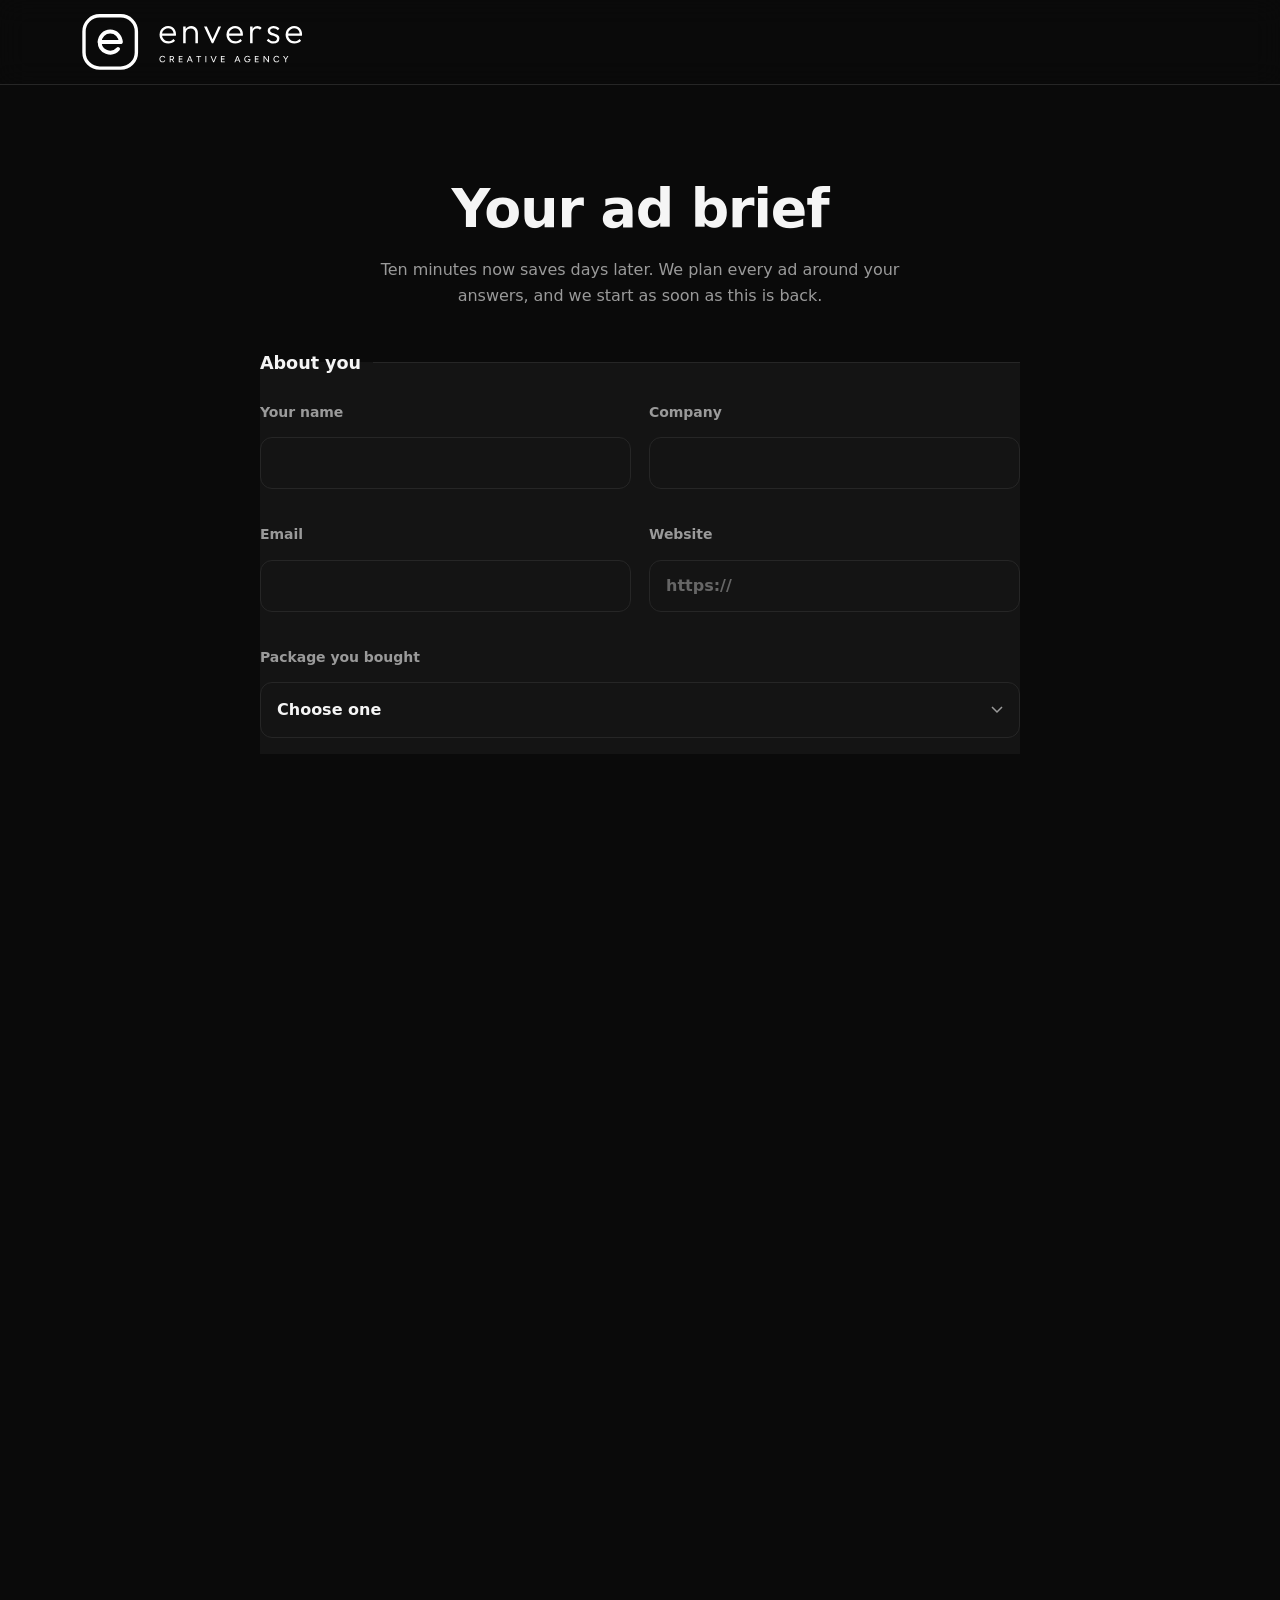
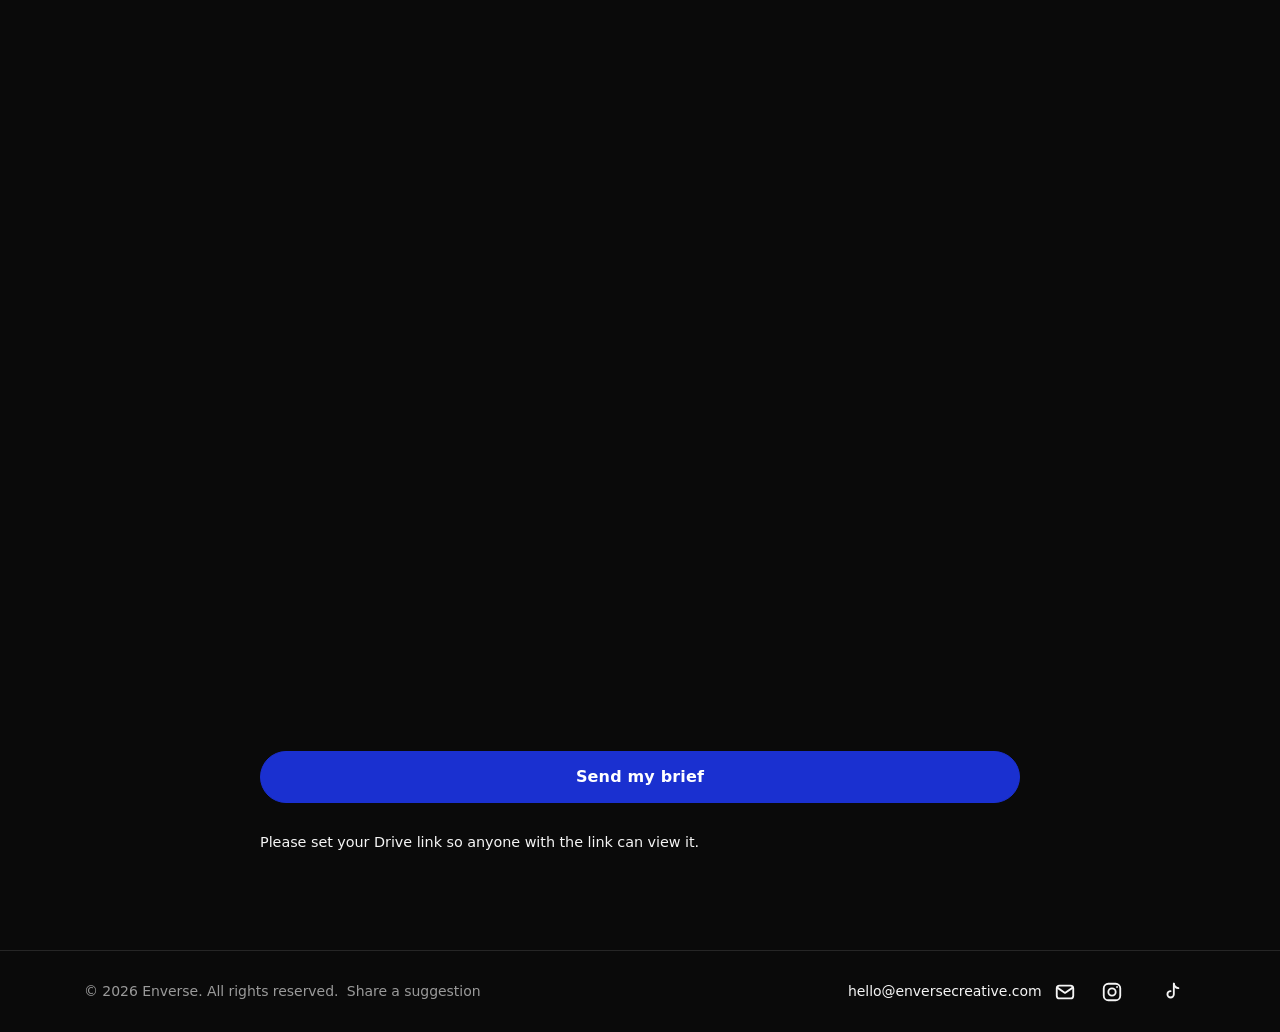
<file: brief/index.html>
<!doctype html>
<html lang="en">
<head>
<meta charset="utf-8">
<meta http-equiv="Content-Security-Policy" content="default-src 'self'; img-src 'self' data: https://*.google-analytics.com https://*.googletagmanager.com; style-src 'self' https://fonts.googleapis.com; font-src https://fonts.gstatic.com; script-src 'self' https://www.googletagmanager.com; form-action https://formsubmit.co; base-uri 'self'; object-src 'none'; connect-src 'self' https://*.google-analytics.com https://*.analytics.google.com https://www.googletagmanager.com">
<script async src="https://www.googletagmanager.com/gtag/js?id=G-777H7XTXG5"></script>
<script src="/ga.js?v=20261104"></script>
<meta name="referrer" content="strict-origin-when-cross-origin">
<meta name="robots" content="noindex">
<meta name="viewport" content="width=device-width,initial-scale=1">
<title>Your ad brief | Enverse</title>
<meta name="description" content="Tell us about your product so we can plan your ads."><meta property="og:type" content="website"><meta property="og:site_name" content="Enverse"><meta property="og:title" content="Your ad brief | Enverse"><meta property="og:description" content="Tell us about your product so we can plan your ads."><meta property="og:url" content="https://enversecreative.com/brief/"><meta property="og:image" content="https://enversecreative.com/assets/og-image.png"><meta property="og:image:width" content="1200"><meta property="og:image:height" content="630"><meta name="twitter:card" content="summary_large_image"><meta name="theme-color" content="#ffffff">
<link rel="preconnect" href="https://fonts.googleapis.com"><link rel="preconnect" href="https://fonts.gstatic.com" crossorigin>
<link href="https://fonts.googleapis.com/css2?family=Inter:wght@400;500;700;800&display=swap" rel="stylesheet">
<link rel="icon" href="../assets/favicon.svg" type="image/svg+xml"><link rel="stylesheet" href="../styles.css?v=20261104c">
<link rel="stylesheet" href="/rd.css?v=20261111a">
</head>
<body class="rd rd-sub">
<header class="nav"><div class="wrap nav-in"><a href="../" class="logo" aria-label="Enverse home"><img src="../assets/logo.svg" alt="enverse, creative agency" class="logo-img" width="156" height="60"></a></div></header>
<main id="main">
<section class="wrap section brief">
  <h2>Your ad brief</h2>
  <p class="sub">Ten minutes now saves days later. We plan every ad around your answers, and we start as soon as this is back.</p>
  <form class="form brief-form" action="https://formsubmit.co/enverse.creative@gmail.com" method="POST" name="brief">
    <input type="hidden" name="_subject" value="New Enverse ad brief">
    <input type="hidden" name="_template" value="table">
    <input type="hidden" name="_next" value="https://enversecreative.com/brief/thanks/">
    <input type="text" name="_honey" class="hp" tabindex="-1" autocomplete="off" aria-hidden="true">
    <fieldset><legend>About you</legend>
      <div class="brief-row">
        <label>Your name<input name="name" required autocomplete="name"></label>
        <label>Company<input name="company" required autocomplete="organization"></label>
      </div>
      <div class="brief-row">
        <label>Email<input type="email" name="email" required autocomplete="email"></label>
        <label>Website<input type="url" name="website" placeholder="https://" autocomplete="url"></label>
      </div>
      <label>Package you bought<select name="package" required><option value="">Choose one</option><option>Starter, $149</option><option>Growth, $449</option><option>Brand, $995/mo</option></select></label>
    </fieldset>
    <fieldset><legend>About the ad</legend>
      <label>The product to feature<textarea name="product" rows="3" required placeholder="What it is, and what makes it good"></textarea></label>
      <label>Who's the buyer?<textarea name="buyer" rows="3" required placeholder="For example: busy moms, 30 to 45, who shop on Instagram"></textarea></label>
      <label>What should people do after the ad?<select name="action" required><option value="">Choose one</option><option>Buy</option><option>Sign up</option><option>Visit</option></select></label>
      <label>Your offer or key selling points<textarea name="selling_points" rows="3" required></textarea></label>
      <label>Must say<textarea name="must_say" rows="2" placeholder="Taglines, claims or words we have to use"></textarea></label>
      <label>Must avoid<textarea name="must_avoid" rows="2" placeholder="Words, claims or looks that are off limits"></textarea></label>
    </fieldset>
    <fieldset><legend>Your brand</legend>
      <label>Link to your brand assets<input type="url" name="assets_link" required placeholder="Google Drive or Dropbox link: logo, colors, fonts, photos, footage"></label>
      <label>Ad you love #1<input type="url" name="ad_love_1" required placeholder="https://"></label>
      <label>Ad you love #2 (optional)<input type="url" name="ad_love_2" placeholder="https://"></label>
    </fieldset>
    <button class="btn" type="submit">Send my brief</button>
    <p class="brief-note">Please set your Drive link so anyone with the link can view it.</p>
  </form>
</section>
</main>
<footer class="foot"><div class="wrap nav-in"><span>© <span id="y"></span> Enverse. All rights reserved. <a href="/suggest/" class="foot-suggest">Share a suggestion</a></span><span><a href="mailto:hello@enversecreative.com">hello@enversecreative.com</a> <span class="social"><a href="mailto:hello@enversecreative.com" class="mail-ic" aria-label="Email us at hello@enversecreative.com" data-tip="Email us: hello@enversecreative.com"><svg viewBox="0 0 24 24" width="22" height="22" fill="none" stroke="currentColor" stroke-width="2" stroke-linecap="round" stroke-linejoin="round" aria-hidden="true"><rect x="3" y="5" width="18" height="14" rx="3"/><path d="M4 7.5l8 5.5 8-5.5"/></svg></a><a href="https://www.instagram.com/enverse.creative/" target="_blank" rel="noopener" aria-label="Enverse on Instagram (@enverse.creative)"><svg viewBox="0 0 24 24" width="22" height="22" fill="none" stroke="currentColor" stroke-width="2" aria-hidden="true"><rect x="3" y="3" width="18" height="18" rx="5"/><circle cx="12" cy="12" r="4"/><circle cx="17.5" cy="6.5" r="1" fill="currentColor" stroke="none"/></svg></a><a href="https://www.tiktok.com/@enverse.creative" target="_blank" rel="noopener" aria-label="Enverse on TikTok (@enverse.creative)"><svg viewBox="0 0 24 24" width="22" height="22" fill="none" stroke="currentColor" stroke-width="2" stroke-linecap="round" stroke-linejoin="round" aria-hidden="true"><path d="M14 3v11.5a3.5 3.5 0 1 1-3.5-3.5"/><path d="M14 3c.5 2.8 2.4 4.6 5 4.8"/></svg></a></span></span></div></footer>
<script src="brief.js?v=20261029d"></script>
<script src="../motion.js?v=20261104c"></script>
</body>
</html>
</file>
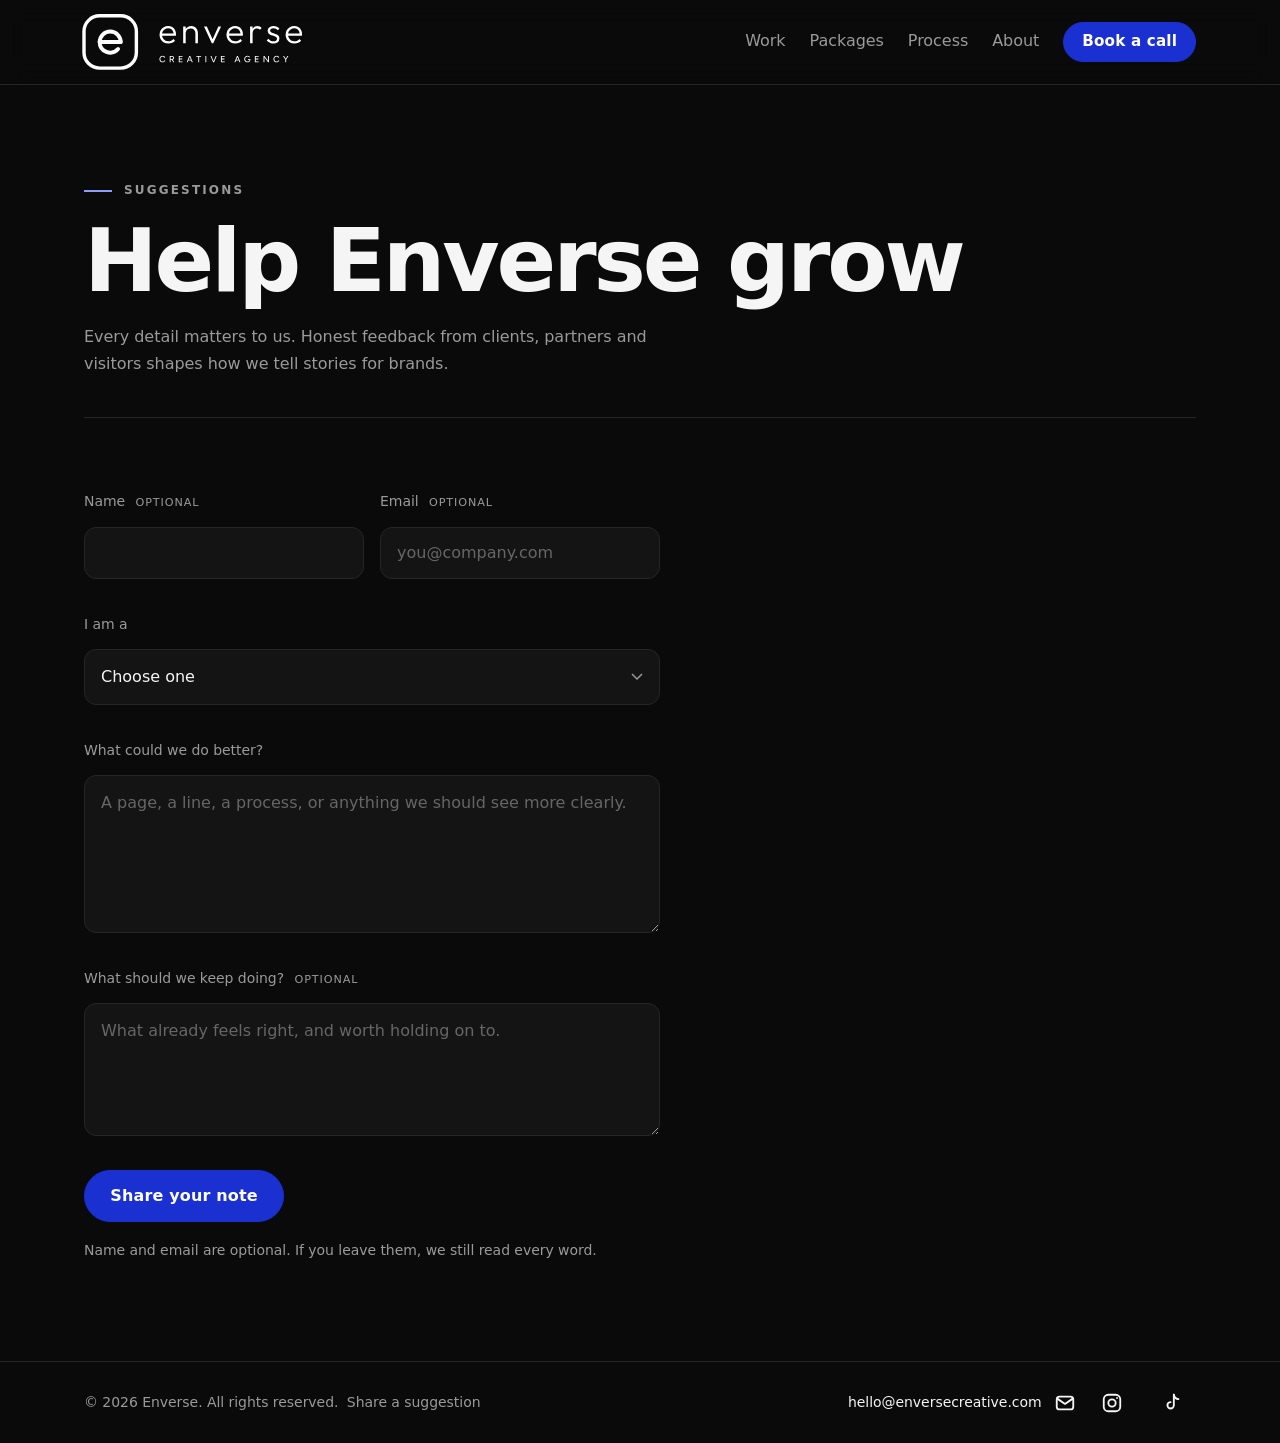
<file: suggest/index.html>
<!doctype html><html lang="en"><head><meta charset="utf-8">
<meta http-equiv="Content-Security-Policy" content="default-src 'self'; img-src 'self' data: https://*.google-analytics.com https://*.googletagmanager.com; media-src 'self'; style-src 'self' 'unsafe-inline' https://fonts.googleapis.com; font-src 'self' https://fonts.gstatic.com; script-src 'self' 'unsafe-inline' https://www.googletagmanager.com; form-action 'self' mailto: https://formsubmit.co https://script.google.com https://script.googleusercontent.com; base-uri 'self'; object-src 'none'; connect-src 'self' https://script.google.com https://script.googleusercontent.com https://*.googleusercontent.com https://*.google-analytics.com https://*.analytics.google.com https://www.googletagmanager.com">
<script async src="https://www.googletagmanager.com/gtag/js?id=G-777H7XTXG5"></script>
<script src="/ga.js?v=20261104"></script>
<meta name="referrer" content="strict-origin-when-cross-origin">
<meta name="viewport" content="width=device-width,initial-scale=1">
<title>Help Enverse grow | Enverse</title><meta name="description" content="Share a suggestion to help Enverse grow. Honest feedback shapes how we tell stories for brands."><meta property="og:type" content="website"><meta property="og:site_name" content="Enverse"><meta property="og:title" content="Help Enverse grow | Enverse"><meta property="og:description" content="Share a suggestion to help Enverse grow. Honest feedback shapes how we tell stories for brands."><meta property="og:url" content="https://enversecreative.com/suggest/"><meta property="og:image" content="https://enversecreative.com/assets/og-image.png"><meta property="og:image:width" content="1200"><meta property="og:image:height" content="630"><meta name="twitter:card" content="summary_large_image"><meta name="theme-color" content="#0a0a0a">
<link href="https://fonts.googleapis.com/css2?family=Inter:wght@400;500;700;800&display=swap" rel="stylesheet">
<link rel="icon" href="../assets/favicon.svg" type="image/svg+xml"><link rel="apple-touch-icon" href="../assets/apple-touch-icon.png"><link rel="stylesheet" href="../styles.css?v=20261105a"><link rel="stylesheet" href="/rd.css?v=20261111a">
</head><body class="rd rd-sub">
<a class="skip" href="#main">Skip to content</a>
<header class="nav"><div class="wrap nav-in"><a href="../" class="logo" aria-label="Enverse home"><img src="../assets/logo.svg" alt="enverse, creative agency" class="logo-img" width="156" height="60"></a>
<nav aria-label="Primary"><a href="../work/">Work</a><a href="../#packages">Packages</a><a href="../#experience">Process</a><a href="../#about">About</a><a href="../#contact" class="btn btn-sm">Book a call</a></nav></div></header>
<main id="main">
<section class="wrap section suggest">
  <header class="work-head"><p class="work-eyebrow">Suggestions</p>
  <h1>Help Enverse grow</h1>
  <p class="sub">Every detail matters to us. Honest feedback from clients, partners and visitors shapes how we tell stories for brands.</p></header>
  <form class="form suggest-form" action="https://script.google.com/macros/s/AKfycbyn7YiXVMaenm2I2t7fSNbMLXd61XVoqwvx5ERRs_WknNYeEJq63UeB5eq33uyBWLyH/exec" method="POST" name="suggestion">
    <input type="hidden" name="form" value="suggestion">
    <input class="hp" type="text" name="_honey" tabindex="-1" autocomplete="off" aria-hidden="true">
    <div class="suggest-fields">
      <div class="suggest-row">
        <label><span>Name <span class="opt">optional</span></span><input name="name" autocomplete="name"></label>
        <label><span>Email <span class="opt">optional</span></span><input type="email" name="email" autocomplete="email" placeholder="you@company.com"></label>
      </div>
      <label>I am a<select name="role"><option value="">Choose one</option><option>Client</option><option>Prospective client</option><option>Creator or partner</option><option>Other</option></select></label>
      <label>What could we do better?<textarea name="improve" rows="5" required placeholder="A page, a line, a process, or anything we should see more clearly."></textarea></label>
      <label><span>What should we keep doing? <span class="opt">optional</span></span><textarea name="keep" rows="4" placeholder="What already feels right, and worth holding on to."></textarea></label>
      <button class="btn" type="submit">Share your note</button>
      <p class="suggest-note">Name and email are optional. If you leave them, we still read every word.</p>
    </div>
    <p class="status" role="status" aria-live="polite"></p>
  </form>
</section>
</main>
<footer class="foot"><div class="wrap nav-in"><span>© <span id="y"></span> Enverse. All rights reserved. <a href="/suggest/" class="foot-suggest" aria-current="page">Share a suggestion</a></span><span><a href="mailto:hello@enversecreative.com">hello@enversecreative.com</a> <span class="social"><a href="mailto:hello@enversecreative.com" class="mail-ic" aria-label="Email us at hello@enversecreative.com" data-tip="Email us: hello@enversecreative.com"><svg viewBox="0 0 24 24" width="22" height="22" fill="none" stroke="currentColor" stroke-width="2" stroke-linecap="round" stroke-linejoin="round" aria-hidden="true"><rect x="3" y="5" width="18" height="14" rx="3"/><path d="M4 7.5l8 5.5 8-5.5"/></svg></a><a href="https://www.instagram.com/enverse.creative/" target="_blank" rel="noopener" aria-label="Enverse on Instagram (@enverse.creative)"><svg viewBox="0 0 24 24" width="22" height="22" fill="none" stroke="currentColor" stroke-width="2" aria-hidden="true"><rect x="3" y="3" width="18" height="18" rx="5"/><circle cx="12" cy="12" r="4"/><circle cx="17.5" cy="6.5" r="1" fill="currentColor" stroke="none"/></svg></a><a href="https://www.tiktok.com/@enverse.creative" target="_blank" rel="noopener" aria-label="Enverse on TikTok (@enverse.creative)"><svg viewBox="0 0 24 24" width="22" height="22" fill="none" stroke="currentColor" stroke-width="2" stroke-linecap="round" stroke-linejoin="round" aria-hidden="true"><path d="M14 3v11.5a3.5 3.5 0 1 1-3.5-3.5"/><path d="M14 3c.5 2.8 2.4 4.6 5 4.8"/></svg></a></span></span></div></footer>
<script src="../nav.js?v=20261029c"></script>
<script src="../main.js?v=20261111a"></script>
<script src="../motion.js?v=20261104c"></script>
</body></html>
</file>
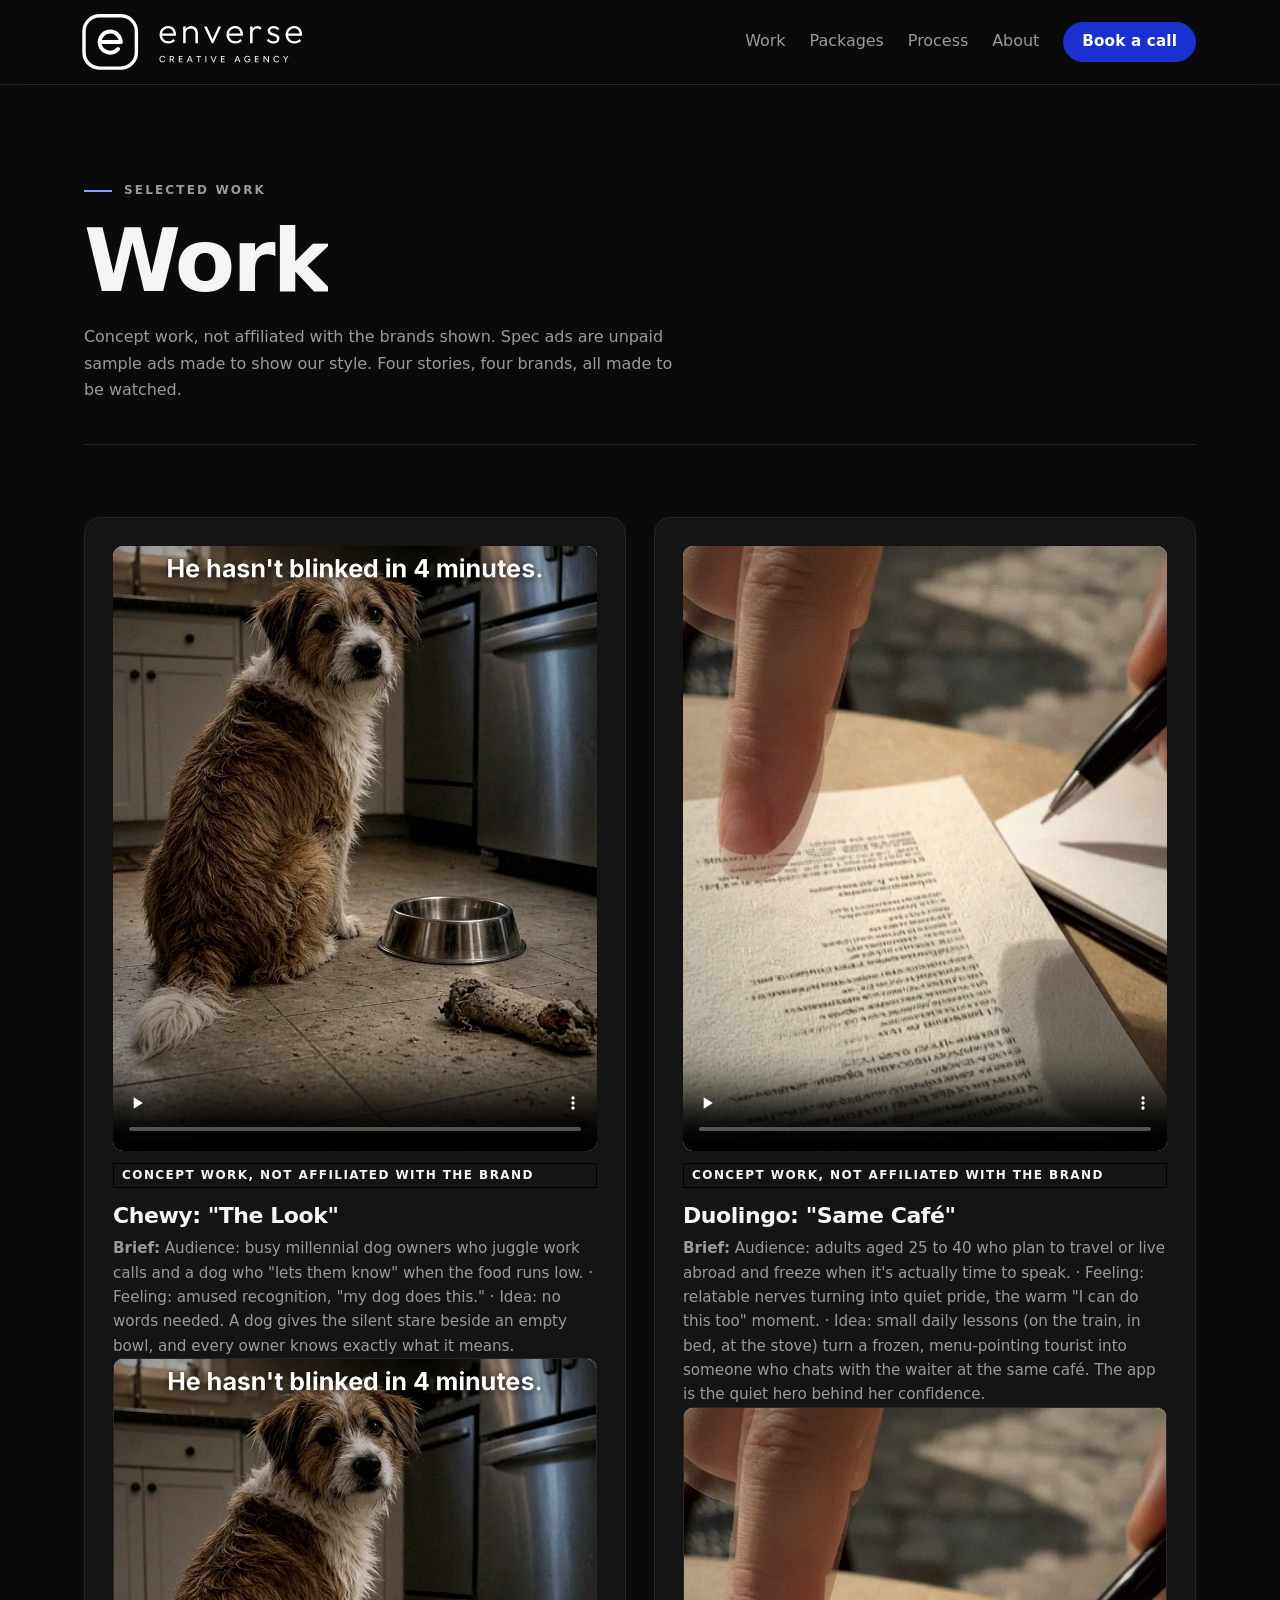
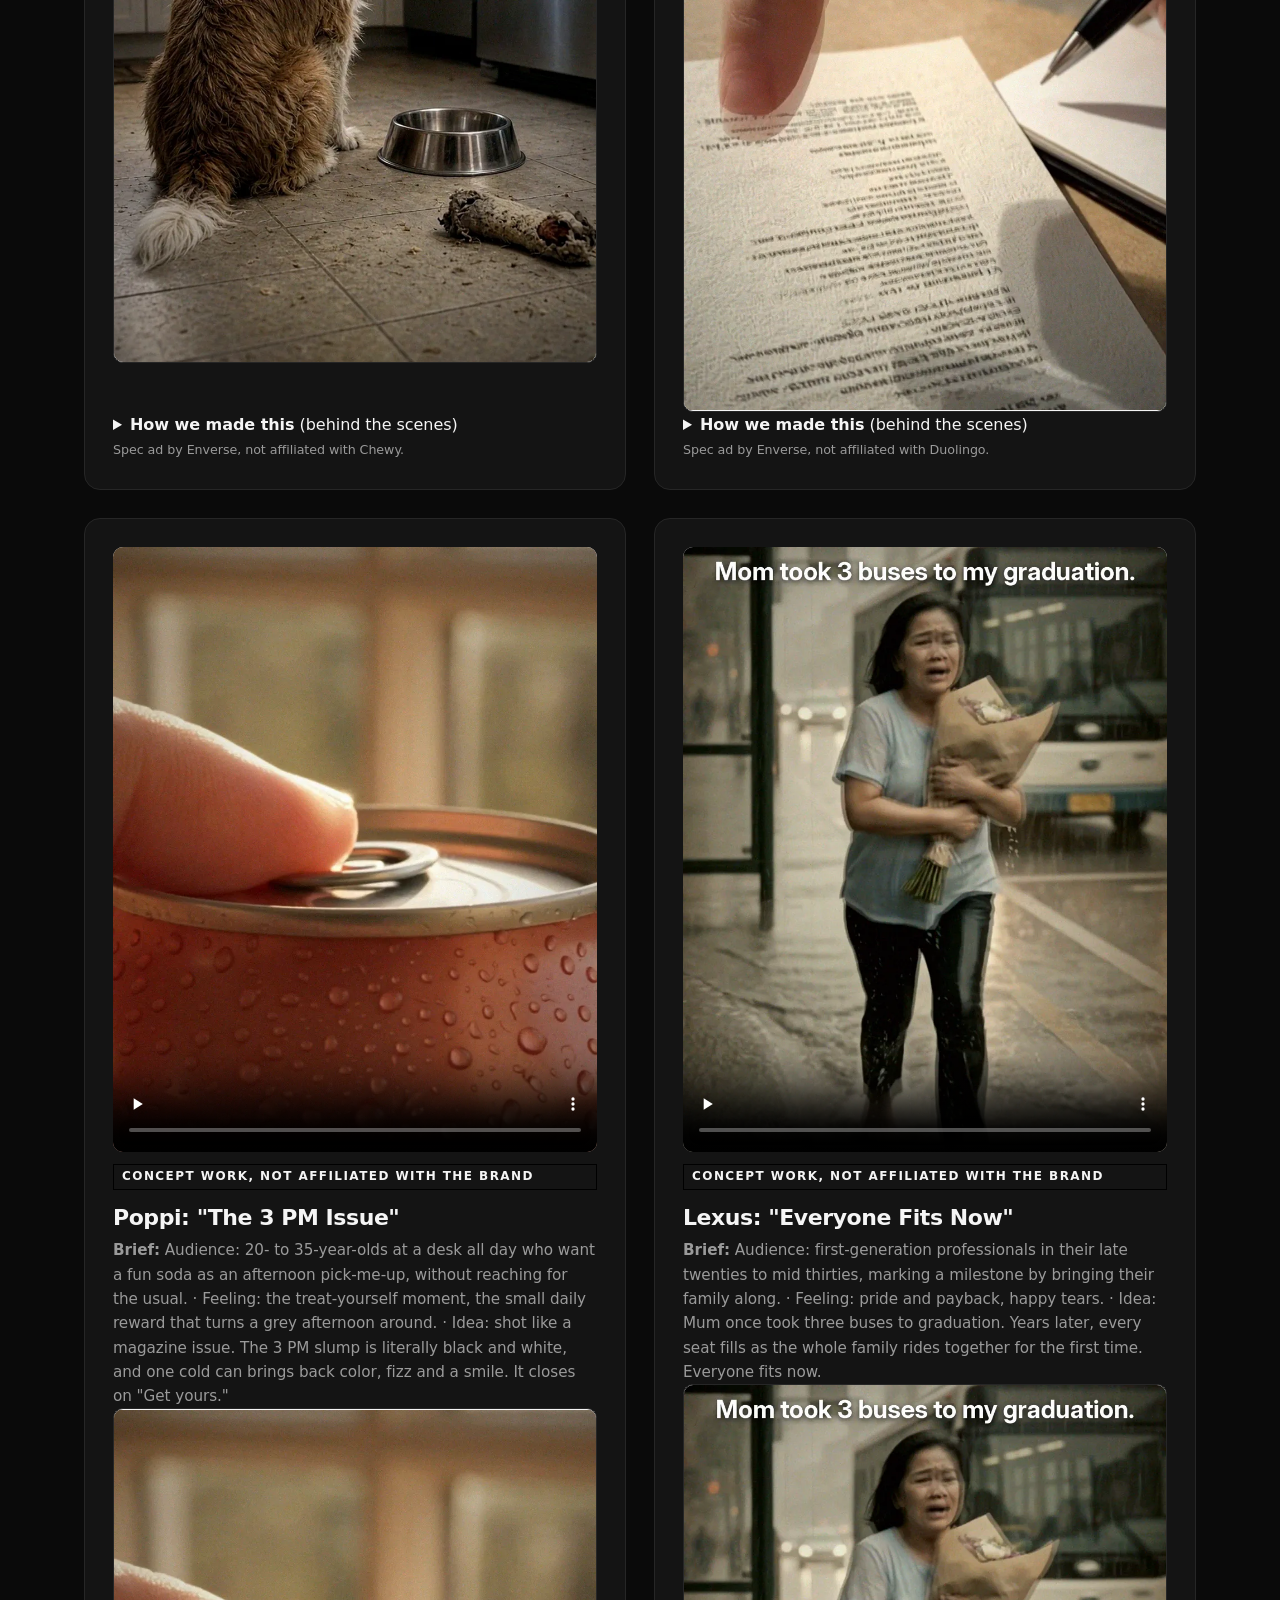
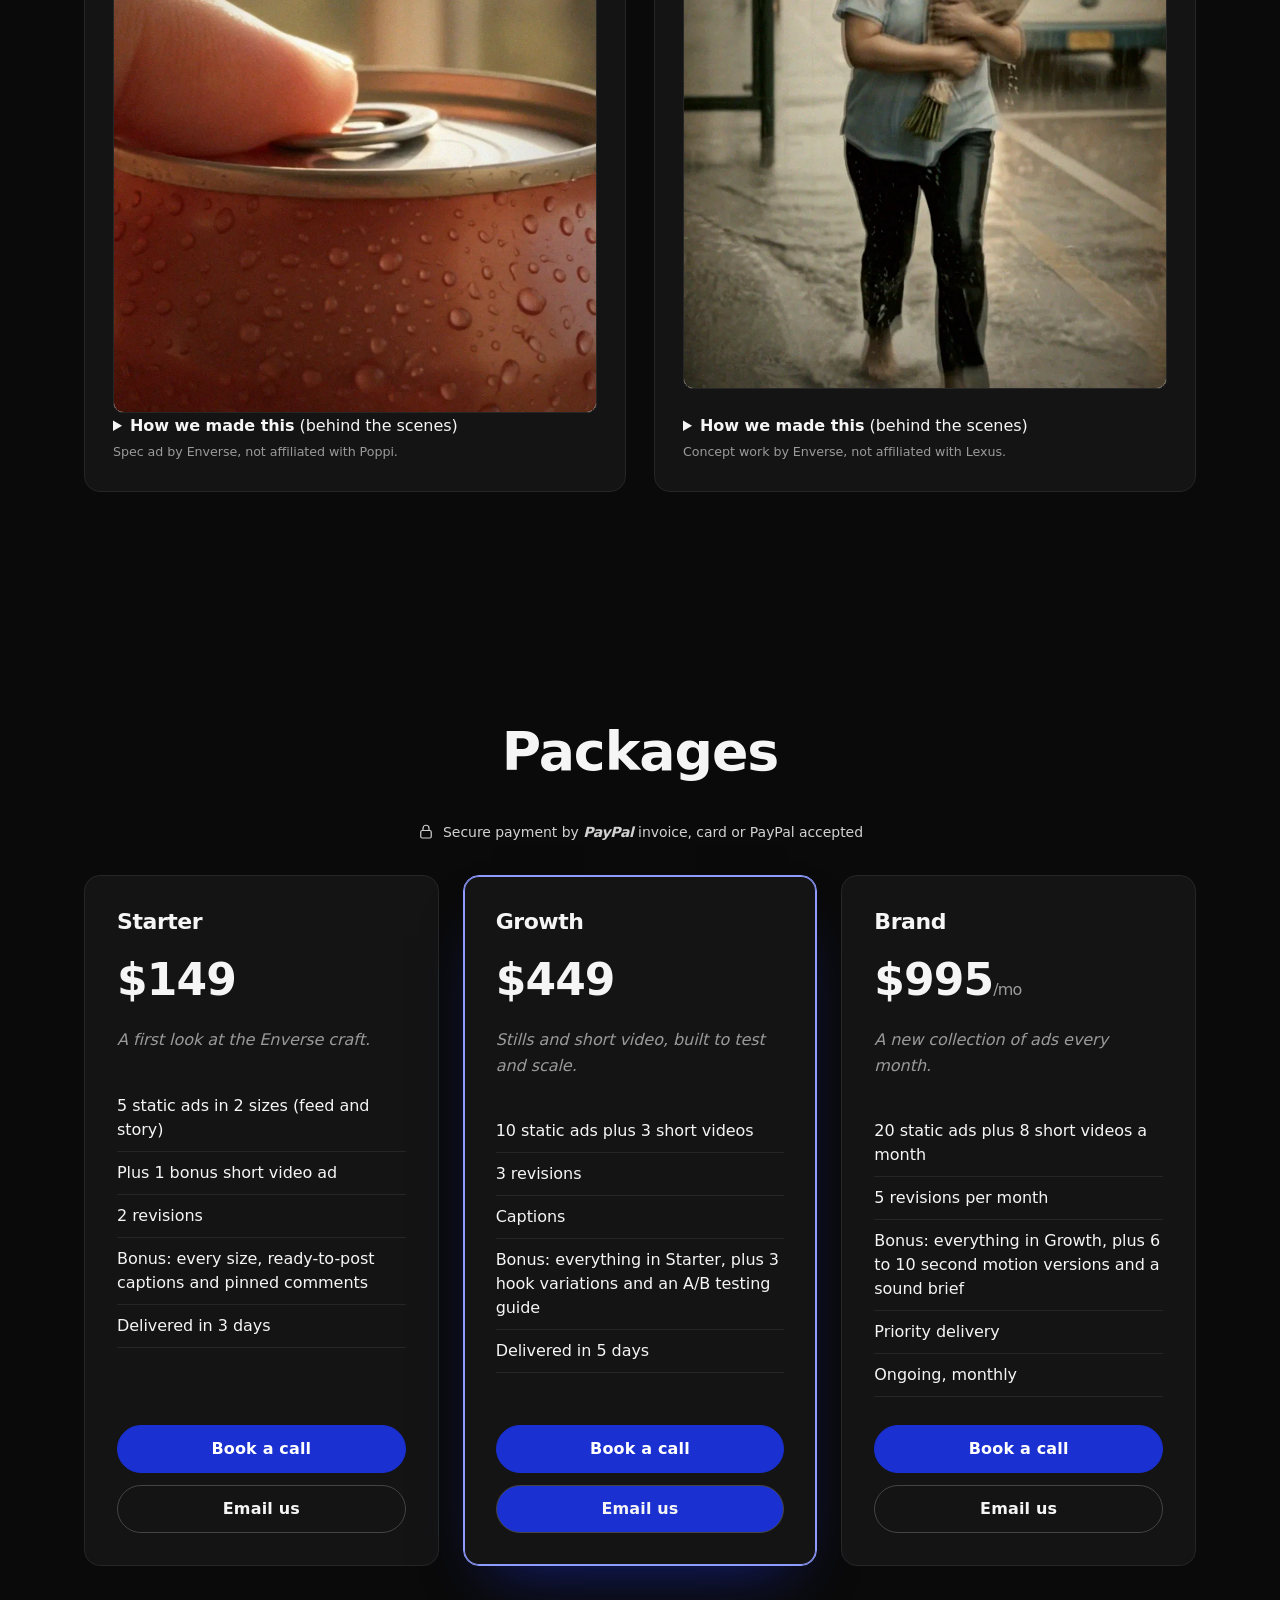
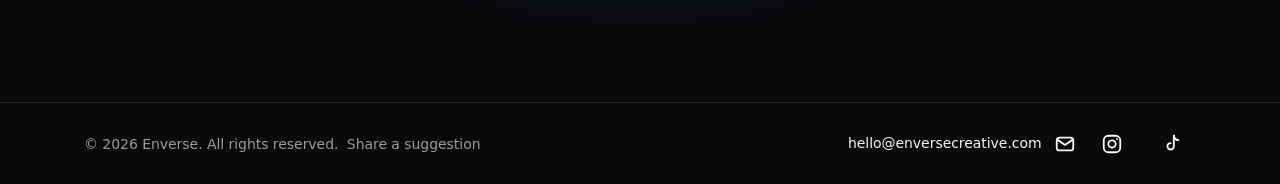
<file: work/index.html>
<!doctype html><html lang="en"><head><meta charset="utf-8">
<meta http-equiv="Content-Security-Policy" content="default-src 'self'; img-src 'self' data: https://*.google-analytics.com https://*.googletagmanager.com; media-src 'self'; style-src 'self' 'unsafe-inline' https://fonts.googleapis.com; font-src 'self' https://fonts.gstatic.com; script-src 'self' 'unsafe-inline' https://www.googletagmanager.com; form-action 'self' mailto:; base-uri 'self'; object-src 'none'; connect-src 'self' https://*.google-analytics.com https://*.analytics.google.com https://www.googletagmanager.com">
<script async src="https://www.googletagmanager.com/gtag/js?id=G-777H7XTXG5"></script>
<script src="/ga.js?v=20261104"></script>
<meta name="referrer" content="strict-origin-when-cross-origin">
<meta name="viewport" content="width=device-width,initial-scale=1">
<title>Work | Enverse</title><meta name="description" content="Spec ads and packages from Enverse, the AI ads storytelling agency."><meta property="og:type" content="website"><meta property="og:site_name" content="Enverse"><meta property="og:title" content="Work | Enverse"><meta property="og:description" content="Spec ads and packages from Enverse, the AI ads storytelling agency."><meta property="og:url" content="https://enversecreative.com/work/"><meta property="og:image" content="https://enversecreative.com/assets/og-image.png"><meta property="og:image:width" content="1200"><meta property="og:image:height" content="630"><meta name="twitter:card" content="summary_large_image"><meta name="theme-color" content="#ffffff">
<link href="https://fonts.googleapis.com/css2?family=Inter:wght@400;500;700;800&display=swap" rel="stylesheet">
<link rel="icon" href="../assets/favicon.svg" type="image/svg+xml"><link rel="apple-touch-icon" href="../assets/apple-touch-icon.png"><link rel="stylesheet" href="../styles.css?v=20261105a"><link rel="stylesheet" href="/rd.css?v=20261111a">
</head><body class="rd rd-sub">
<a class="skip" href="#main">Skip to content</a>
<header class="nav"><div class="wrap nav-in"><a href="../" class="logo" aria-label="Enverse home"><img src="../assets/logo.svg" alt="enverse, creative agency" class="logo-img" width="156" height="60"></a>
<nav aria-label="Primary"><a href="./" aria-current="page">Work</a><a href="../#packages">Packages</a><a href="../#experience">Process</a><a href="../#about">About</a><a href="../#contact" class="btn btn-sm">Book a call</a></nav></div></header>
<main id="main">
<section class="wrap section">
  <header class="work-head"><p class="work-eyebrow">Selected work</p>
  <h1>Work</h1>
  <p class="sub">Concept work, not affiliated with the brands shown. Spec ads are unpaid sample ads made to show our style. Four stories, four brands, all made to be watched.</p></header>
  <div class="grid grid-2">
    <article class="card"><div class="thumb media"><video src="../assets/spec/chewy-the-look-v4.mp4" poster="../assets/spec/chewy-the-look-v4-poster.webp" aria-label="Concept ad for Chewy, The Look" muted playsinline controls preload="none" style="width:100%;height:100%;object-fit:cover"></video></div>
      <span class="label">Concept work, not affiliated with the brand</span>
      <h3>Chewy: "The Look"</h3>
      <p><strong>Brief:</strong> Audience: busy millennial dog owners who juggle work calls and a dog who "lets them know" when the food runs low. · Feeling: amused recognition, "my dog does this." · Idea: no words needed. A dog gives the silent stare beside an empty bowl, and every owner knows exactly what it means.</p>
      <p><img src="../assets/spec/chewy-the-look-v4-poster.webp" alt="Concept ad for Chewy, The Look" class="work-still" loading="lazy"></p>
      <details><summary><strong>How we made this</strong> (behind the scenes)</summary><video src="media/ad1-bts.mp4" muted playsinline controls preload="metadata" style="width:100%;margin-top:8px"></video></details>
      <p><small>Spec ad by Enverse, not affiliated with Chewy.</small></p></article>
    <article class="card"><div class="thumb media"><video src="../assets/spec/duolingo-same-cafe-v3.mp4" poster="../assets/spec/duolingo-same-cafe-v3-poster.webp" aria-label="Concept ad for Duolingo, Same Café" muted playsinline controls preload="none" style="width:100%;height:100%;object-fit:cover"></video></div>
      <span class="label">Concept work, not affiliated with the brand</span>
      <h3>Duolingo: "Same Café"</h3>
      <p><strong>Brief:</strong> Audience: adults aged 25 to 40 who plan to travel or live abroad and freeze when it's actually time to speak. · Feeling: relatable nerves turning into quiet pride, the warm "I can do this too" moment. · Idea: small daily lessons (on the train, in bed, at the stove) turn a frozen, menu-pointing tourist into someone who chats with the waiter at the same café. The app is the quiet hero behind her confidence.</p>
      <p><img src="../assets/spec/duolingo-same-cafe-v3-poster.webp" alt="Concept ad for Duolingo, Same Café" class="work-still" loading="lazy"></p>
      <details><summary><strong>How we made this</strong> (behind the scenes)</summary><video src="media/ad2-bts.mp4" muted playsinline controls preload="metadata" style="width:100%;margin-top:8px"></video></details>
      <p><small>Spec ad by Enverse, not affiliated with Duolingo.</small></p></article>
    <article class="card"><div class="thumb media"><video src="../assets/spec/poppi-the-3pm-issue-v3.mp4" poster="../assets/spec/poppi-the-3pm-issue-v3-poster.webp" aria-label="Concept ad for Poppi, The 3 PM Issue" muted playsinline controls preload="none" style="width:100%;height:100%;object-fit:cover"></video></div>
      <span class="label">Concept work, not affiliated with the brand</span>
      <h3>Poppi: "The 3 PM Issue"</h3>
      <p><strong>Brief:</strong> Audience: 20- to 35-year-olds at a desk all day who want a fun soda as an afternoon pick-me-up, without reaching for the usual. · Feeling: the treat-yourself moment, the small daily reward that turns a grey afternoon around. · Idea: shot like a magazine issue. The 3 PM slump is literally black and white, and one cold can brings back color, fizz and a smile. It closes on "Get yours."</p>
      <p><img src="../assets/spec/poppi-the-3pm-issue-v3-poster.webp" alt="Concept ad for Poppi, The 3 PM Issue" class="work-still" loading="lazy"></p>
      <details><summary><strong>How we made this</strong> (behind the scenes)</summary><video src="media/ad3-bts.mp4" muted playsinline controls preload="metadata" style="width:100%;margin-top:8px"></video></details>
      <p><small>Spec ad by Enverse, not affiliated with Poppi.</small></p></article>
    <article class="card"><div class="thumb media"><video src="../assets/spec/lexus-everyone-fits-now-v4.mp4" poster="../assets/spec/lexus-everyone-fits-now-v4-poster.webp" aria-label="Concept ad for Lexus, Everyone Fits Now" muted playsinline controls preload="none" style="width:100%;height:100%;object-fit:cover"></video></div>
      <span class="label">Concept work, not affiliated with the brand</span>
      <h3>Lexus: "Everyone Fits Now"</h3>
      <p><strong>Brief:</strong> Audience: first-generation professionals in their late twenties to mid thirties, marking a milestone by bringing their family along. · Feeling: pride and payback, happy tears. · Idea: Mum once took three buses to graduation. Years later, every seat fills as the whole family rides together for the first time. Everyone fits now.</p>
      <p><img src="../assets/spec/lexus-everyone-fits-now-v4-poster.webp" alt="Concept ad for Lexus, Everyone Fits Now" class="work-still" loading="lazy"></p>
      <details><summary><strong>How we made this</strong> (behind the scenes)</summary><video src="media/ad4-bts.mp4" muted playsinline controls preload="metadata" style="width:100%;margin-top:8px"></video></details>
      <p><small>Concept work by Enverse, not affiliated with Lexus.</small></p></article>
  </div>
</section>
<section class="section invert"><div class="wrap">
  <h2>Packages</h2>
  <p class="pay-note"><svg viewBox="0 0 24 24" width="18" height="18" fill="none" stroke="currentColor" stroke-width="1.6" stroke-linecap="round" stroke-linejoin="round" aria-hidden="true"><rect x="5" y="10" width="14" height="10" rx="2"/><path d="M8 10V7a4 4 0 0 1 8 0v3"/></svg><span>Secure payment by <b class="pp-mark">PayPal</b> invoice, card or PayPal accepted</span></p>
  <div class="tiers grid three packs">
    <div class="tier"><h3>Starter</h3><p class="price">$149</p><p class="pitch">A first look at the Enverse craft.</p><ul><li>5 static ads in 2 sizes (feed and story)</li><li>Plus 1 bonus short video ad</li><li>2 revisions</li><li>Bonus: every size, ready-to-post captions and pinned comments</li><li>Delivered in 3 days</li></ul><div class="cta"><a href="../#contact" class="btn btn-inv">Book a call</a><a href="mailto:hello@enversecreative.com?subject=Enverse%20%24149%20Starter%20pack" class="btn btn-ghost">Email us</a></div></div>
    <div class="tier featured"><h3>Growth</h3><p class="price">$449</p><p class="pitch">Stills and short video, built to test and scale.</p><ul><li>10 static ads plus 3 short videos</li><li>3 revisions</li><li>Captions</li><li>Bonus: everything in Starter, plus 3 hook variations and an A/B testing guide</li><li>Delivered in 5 days</li></ul><div class="cta"><a href="../#contact" class="btn">Book a call</a><a href="mailto:hello@enversecreative.com?subject=Enverse%20%24449%20Growth%20pack" class="btn btn-ghost">Email us</a></div></div>
    <div class="tier"><h3>Brand</h3><p class="price">$995<span>/mo</span></p><p class="pitch">A new collection of ads every month.</p><ul><li>20 static ads plus 8 short videos a month</li><li>5 revisions per month</li><li>Bonus: everything in Growth, plus 6 to 10 second motion versions and a sound brief</li><li>Priority delivery</li><li>Ongoing, monthly</li></ul><div class="cta"><a href="../#contact" class="btn btn-inv">Book a call</a><a href="mailto:hello@enversecreative.com?subject=Enverse%20%24995%2Fmo%20Brand%20pack" class="btn btn-ghost">Email us</a></div></div>
  </div></div>
</section></main>
<footer class="foot"><div class="wrap nav-in"><span>© <span id="y"></span> Enverse. All rights reserved. <a href="/suggest/" class="foot-suggest">Share a suggestion</a></span><span><a href="mailto:hello@enversecreative.com">hello@enversecreative.com</a> <span class="social"><a href="mailto:hello@enversecreative.com" class="mail-ic" aria-label="Email us at hello@enversecreative.com" data-tip="Email us: hello@enversecreative.com"><svg viewBox="0 0 24 24" width="22" height="22" fill="none" stroke="currentColor" stroke-width="2" stroke-linecap="round" stroke-linejoin="round" aria-hidden="true"><rect x="3" y="5" width="18" height="14" rx="3"/><path d="M4 7.5l8 5.5 8-5.5"/></svg></a><a href="https://www.instagram.com/enverse.creative/" target="_blank" rel="noopener" aria-label="Enverse on Instagram (@enverse.creative)"><svg viewBox="0 0 24 24" width="22" height="22" fill="none" stroke="currentColor" stroke-width="2" aria-hidden="true"><rect x="3" y="3" width="18" height="18" rx="5"/><circle cx="12" cy="12" r="4"/><circle cx="17.5" cy="6.5" r="1" fill="currentColor" stroke="none"/></svg></a><a href="https://www.tiktok.com/@enverse.creative" target="_blank" rel="noopener" aria-label="Enverse on TikTok (@enverse.creative)"><svg viewBox="0 0 24 24" width="22" height="22" fill="none" stroke="currentColor" stroke-width="2" stroke-linecap="round" stroke-linejoin="round" aria-hidden="true"><path d="M14 3v11.5a3.5 3.5 0 1 1-3.5-3.5"/><path d="M14 3c.5 2.8 2.4 4.6 5 4.8"/></svg></a></span></span></div></footer>
<script src="../nav.js?v=20261029c"></script>
<script>
document.getElementById('y').textContent=new Date().getFullYear();
// Drop files in work/media/ as ad1.mp4 (or ad1.jpg/.png/.webp), ad2..., ad3... and they replace the placeholders.
document.querySelectorAll('[data-ad]').forEach(function(slot){var n=slot.dataset.ad;
 var v=document.createElement('video');v.muted=v.loop=v.playsInline=v.autoplay=true;v.controls=true;
 v.onloadeddata=function(){slot.textContent='';slot.appendChild(v)};
 v.onerror=function(){var ex=['jpg','png','webp'],i=0;(function t(){if(i>=ex.length)return;var im=new Image();im.alt='Spec ad '+n;
  im.onload=function(){slot.textContent='';slot.appendChild(im)};im.onerror=function(){i++;t()};im.src='media/ad'+n+'.'+ex[i]})()};
 v.src='media/ad'+n+'.mp4';});
</script><script src="../motion.js?v=20261104c"></script>
</body></html>
</file>
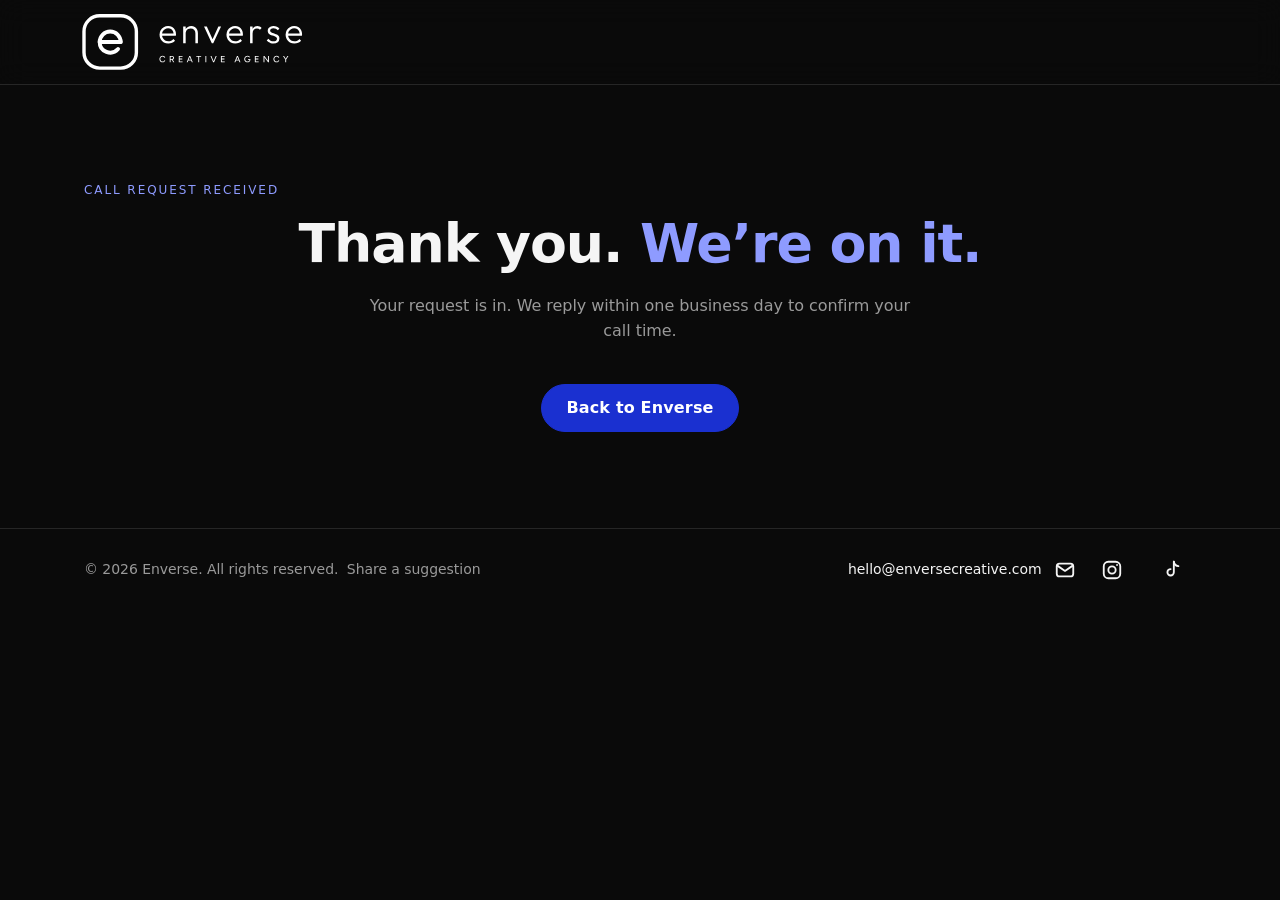
<file: book/thanks/index.html>
<!doctype html>
<html lang="en"><head><meta charset="utf-8">
<meta http-equiv="Content-Security-Policy" content="default-src 'self'; img-src 'self' data: https://*.google-analytics.com https://*.googletagmanager.com; style-src 'self' https://fonts.googleapis.com; font-src https://fonts.gstatic.com; script-src 'self' https://www.googletagmanager.com; base-uri 'self'; object-src 'none'; connect-src 'self' https://*.google-analytics.com https://*.analytics.google.com https://www.googletagmanager.com">
<script async src="https://www.googletagmanager.com/gtag/js?id=G-777H7XTXG5"></script>
<script src="/ga.js?v=20261104"></script>
<meta name="robots" content="noindex"><meta name="viewport" content="width=device-width,initial-scale=1">
<title>Call request received | Enverse</title>
<link href="https://fonts.googleapis.com/css2?family=Inter:wght@400;500;700;800&display=swap" rel="stylesheet">
<link rel="icon" href="../../assets/favicon.svg" type="image/svg+xml"><link rel="stylesheet" href="../../styles.css?v=20261104c">
<link rel="stylesheet" href="/rd.css?v=20261111a">
</head><body class="rd rd-sub">
<header class="nav"><div class="wrap nav-in"><a href="../../" class="logo" aria-label="Enverse home"><img src="../../assets/logo.svg" alt="enverse, creative agency" class="logo-img" width="156" height="60"></a></div></header>
<main id="main"><section class="wrap section brief"><p class="eyebrow">Call request received</p><h2>Thank you. <span class="ac">We&rsquo;re on it.</span></h2><p class="sub">Your request is in. We reply within one business day to confirm your call time.</p><p class="brief-back"><a class="btn" href="../../">Back to Enverse</a></p></section></main>
<footer class="foot"><div class="wrap nav-in"><span>© <span id="y"></span> Enverse. All rights reserved. <a href="/suggest/" class="foot-suggest">Share a suggestion</a></span><span><a href="mailto:hello@enversecreative.com">hello@enversecreative.com</a> <span class="social"><a href="mailto:hello@enversecreative.com" class="mail-ic" aria-label="Email us at hello@enversecreative.com" data-tip="Email us: hello@enversecreative.com"><svg viewBox="0 0 24 24" width="22" height="22" fill="none" stroke="currentColor" stroke-width="2" stroke-linecap="round" stroke-linejoin="round" aria-hidden="true"><rect x="3" y="5" width="18" height="14" rx="3"/><path d="M4 7.5l8 5.5 8-5.5"/></svg></a><a href="https://www.instagram.com/enverse.creative/" target="_blank" rel="noopener" aria-label="Enverse on Instagram (@enverse.creative)"><svg viewBox="0 0 24 24" width="22" height="22" fill="none" stroke="currentColor" stroke-width="2" aria-hidden="true"><rect x="3" y="3" width="18" height="18" rx="5"/><circle cx="12" cy="12" r="4"/><circle cx="17.5" cy="6.5" r="1" fill="currentColor" stroke="none"/></svg></a><a href="https://www.tiktok.com/@enverse.creative" target="_blank" rel="noopener" aria-label="Enverse on TikTok (@enverse.creative)"><svg viewBox="0 0 24 24" width="22" height="22" fill="none" stroke="currentColor" stroke-width="2" stroke-linecap="round" stroke-linejoin="round" aria-hidden="true"><path d="M14 3v11.5a3.5 3.5 0 1 1-3.5-3.5"/><path d="M14 3c.5 2.8 2.4 4.6 5 4.8"/></svg></a></span></span></div></footer>
<script src="/brief/thanks/brief.js?v=20261029d"></script>
</body></html>
</file>
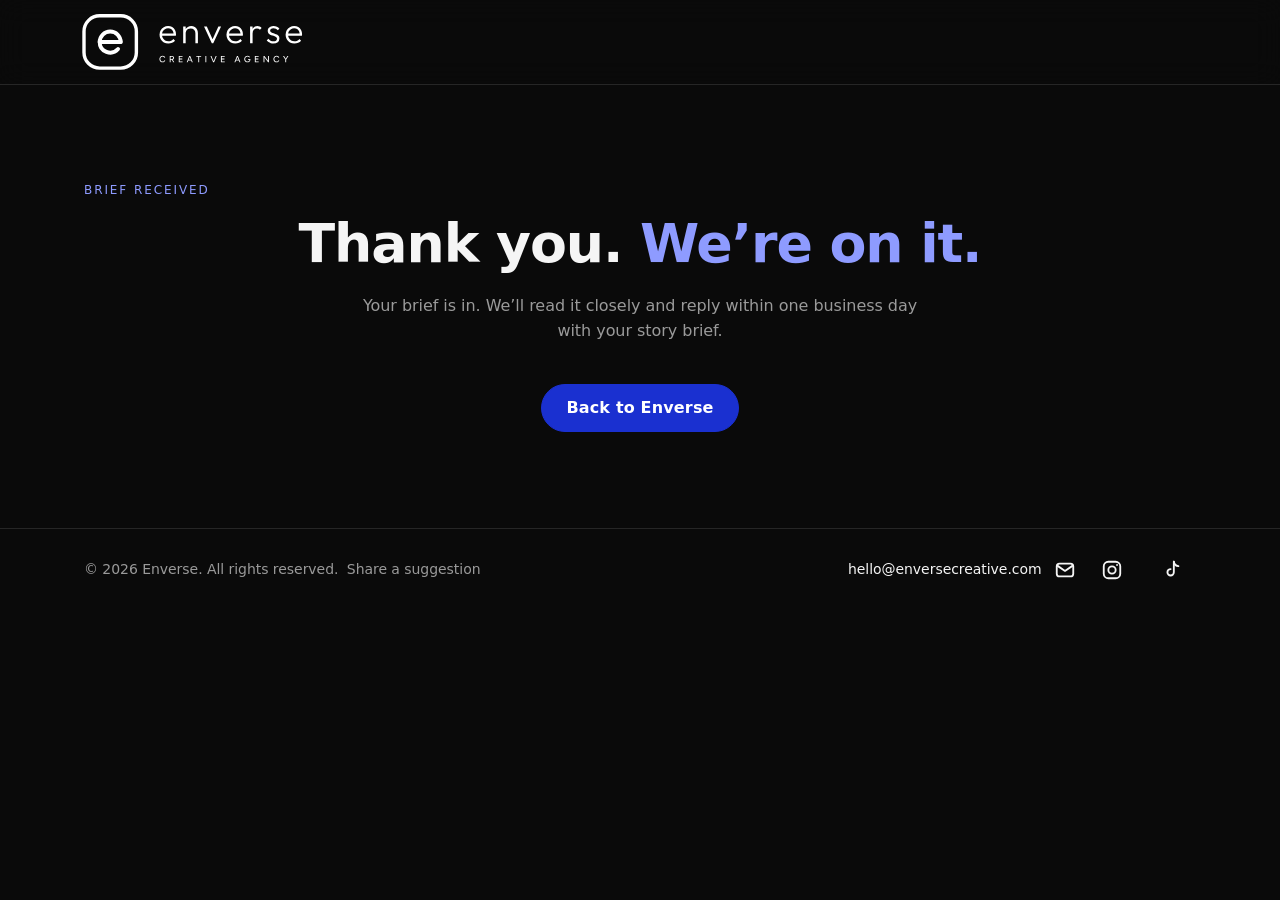
<file: brief/thanks/index.html>
<!doctype html>
<html lang="en"><head><meta charset="utf-8">
<meta http-equiv="Content-Security-Policy" content="default-src 'self'; img-src 'self' data: https://*.google-analytics.com https://*.googletagmanager.com; style-src 'self' https://fonts.googleapis.com; font-src https://fonts.gstatic.com; script-src 'self' https://www.googletagmanager.com; base-uri 'self'; object-src 'none'; connect-src 'self' https://*.google-analytics.com https://*.analytics.google.com https://www.googletagmanager.com">
<script async src="https://www.googletagmanager.com/gtag/js?id=G-777H7XTXG5"></script>
<script src="/ga.js?v=20261104"></script>
<meta name="robots" content="noindex"><meta name="viewport" content="width=device-width,initial-scale=1">
<title>Brief received | Enverse</title>
<link href="https://fonts.googleapis.com/css2?family=Inter:wght@400;500;700;800&display=swap" rel="stylesheet">
<link rel="icon" href="../../assets/favicon.svg" type="image/svg+xml"><link rel="stylesheet" href="../../styles.css?v=20261104c">
<link rel="stylesheet" href="/rd.css?v=20261111a">
</head><body class="rd rd-sub">
<header class="nav"><div class="wrap nav-in"><a href="../../" class="logo" aria-label="Enverse home"><img src="../../assets/logo.svg" alt="enverse, creative agency" class="logo-img" width="156" height="60"></a></div></header>
<main id="main"><section class="wrap section brief"><p class="eyebrow">Brief received</p><h2>Thank you. <span class="ac">We&rsquo;re on it.</span></h2><p class="sub">Your brief is in. We&rsquo;ll read it closely and reply within one business day with your story brief.</p><p class="brief-back"><a class="btn" href="../../">Back to Enverse</a></p></section></main>
<footer class="foot"><div class="wrap nav-in"><span>© <span id="y"></span> Enverse. All rights reserved. <a href="/suggest/" class="foot-suggest">Share a suggestion</a></span><span><a href="mailto:hello@enversecreative.com">hello@enversecreative.com</a> <span class="social"><a href="mailto:hello@enversecreative.com" class="mail-ic" aria-label="Email us at hello@enversecreative.com" data-tip="Email us: hello@enversecreative.com"><svg viewBox="0 0 24 24" width="22" height="22" fill="none" stroke="currentColor" stroke-width="2" stroke-linecap="round" stroke-linejoin="round" aria-hidden="true"><rect x="3" y="5" width="18" height="14" rx="3"/><path d="M4 7.5l8 5.5 8-5.5"/></svg></a><a href="https://www.instagram.com/enverse.creative/" target="_blank" rel="noopener" aria-label="Enverse on Instagram (@enverse.creative)"><svg viewBox="0 0 24 24" width="22" height="22" fill="none" stroke="currentColor" stroke-width="2" aria-hidden="true"><rect x="3" y="3" width="18" height="18" rx="5"/><circle cx="12" cy="12" r="4"/><circle cx="17.5" cy="6.5" r="1" fill="currentColor" stroke="none"/></svg></a><a href="https://www.tiktok.com/@enverse.creative" target="_blank" rel="noopener" aria-label="Enverse on TikTok (@enverse.creative)"><svg viewBox="0 0 24 24" width="22" height="22" fill="none" stroke="currentColor" stroke-width="2" stroke-linecap="round" stroke-linejoin="round" aria-hidden="true"><path d="M14 3v11.5a3.5 3.5 0 1 1-3.5-3.5"/><path d="M14 3c.5 2.8 2.4 4.6 5 4.8"/></svg></a></span></span></div></footer>
<script src="brief.js?v=20261029d"></script>
</body></html>
</file>
<file: styles.css>
*{box-sizing:border-box;margin:0;padding:0}
:root{--b:#000;--w:#fff;--g:#6b6b6b}
html{scroll-behavior:smooth}
body{font-family:Inter,system-ui,-apple-system,Segoe UI,Roboto,sans-serif;color:var(--b);background:var(--w);line-height:1.6;-webkit-font-smoothing:antialiased}
a{color:inherit}
.wrap{max-width:1160px;margin:0 auto;padding:0 24px}
.skip{position:absolute;left:-999px}.skip:focus{left:12px;top:12px;background:#000;color:#fff;padding:8px;z-index:9}
.sr{position:absolute;width:1px;height:1px;overflow:hidden;clip:rect(0 0 0 0)}
.nav{position:sticky;top:0;background:rgba(255,255,255,.95);border-bottom:1px solid #000;z-index:5}
.nav-in{display:flex;justify-content:space-between;align-items:center;padding-top:16px;padding-bottom:16px;gap:16px;flex-wrap:wrap}
.logo{font-weight:800;letter-spacing:.25em;text-decoration:none}
nav a{margin-left:24px;text-decoration:none;font-weight:500}
.btn{display:inline-block;background:#000;color:#fff;border:2px solid #000;padding:14px 26px;font-weight:700;text-decoration:none;cursor:pointer;font:inherit;font-weight:700}
.btn:hover{background:#fff;color:#000}
.btn-sm{padding:8px 16px}
.btn-ghost{background:#fff;color:#000}.btn-ghost:hover{background:#000;color:#fff}
.btn-inv{background:#fff;color:#000;border-color:#fff}.btn-inv:hover{background:#000;color:#fff}
:focus-visible{outline:3px solid #000;outline-offset:3px}
.invert :focus-visible{outline-color:#fff}
.hero{padding:120px 24px 100px}
.eyebrow{text-transform:uppercase;letter-spacing:.2em;font-size:.8rem;font-weight:700;margin-bottom:24px}
h1{font-size:clamp(2.4rem,6.5vw,5.2rem);line-height:1.02;font-weight:800;letter-spacing:-.03em}
.lead{font-size:1.25rem;max-width:640px;margin:28px 0 36px;color:#222}
.cta{display:flex;gap:12px;flex-wrap:wrap}
.section{padding:96px 24px}
.invert{background:#000;color:#fff}.invert .sub{color:#bbb}
h2{font-size:clamp(1.8rem,3.5vw,2.6rem);font-weight:800;letter-spacing:-.02em}
.sub{color:var(--g);margin:8px 0 40px}
.mt{margin-top:80px;margin-bottom:32px}
.grid{display:grid;grid-template-columns:repeat(3,1fr);gap:24px}
.grid.two{grid-template-columns:repeat(2,1fr);margin-top:32px}
.card{border:1px solid #000;padding:24px}
.card h3{margin:12px 0 6px;font-size:1.1rem}.card p{color:#444}
.ph{border-style:dashed}
.thumb{aspect-ratio:4/3;background:repeating-linear-gradient(45deg,#f2f2f2 0 12px,#fff 12px 24px);display:grid;place-items:center;font-weight:700;letter-spacing:.15em;font-size:.8rem;border:1px dashed #000}
.tiers{display:grid;grid-template-columns:repeat(3,1fr);gap:24px}
.tier{border:1px solid #fff;padding:32px;display:flex;flex-direction:column}
.tier.featured{background:#fff;color:#000}
.tier .tag{font-size:.75rem;text-transform:uppercase;letter-spacing:.15em;font-weight:700}
.tier h3{font-size:1.4rem}
.price{font-size:2rem;font-weight:800;margin:12px 0 20px}.price span{font-size:.9rem;font-weight:500}
.tier ul{list-style:none;margin-bottom:28px;flex:1}.tier li{padding:8px 0;border-top:1px solid currentColor}
.steps{list-style:none;display:grid;grid-template-columns:repeat(4,1fr);gap:24px;margin-top:32px}
.steps li{border-top:3px solid #000;padding-top:16px}.steps p{color:#444}
.logos{display:grid;grid-template-columns:repeat(4,1fr);gap:16px}
.logos span{border:1px dashed #000;padding:28px;text-align:center;font-size:.75rem;letter-spacing:.15em;font-weight:700}
blockquote{font-size:1.15rem;font-weight:500}cite{display:block;margin-top:16px;font-size:.9rem;font-style:normal;color:#555}
.two-col{display:grid;grid-template-columns:1fr 1.2fr;gap:48px}
.form label{display:block;font-weight:500;margin-bottom:16px}
.form input,.form select,.form textarea{display:block;width:100%;margin-top:6px;padding:12px;font:inherit;border:1px solid currentColor;background:transparent;color:inherit;border-radius:0}
.form select option{color:#000}
.inline{display:flex;gap:12px;max-width:560px;flex-wrap:wrap}.inline input{flex:1;min-width:220px;margin:0}
.status{width:100%;margin-top:8px}
.foot{border-top:1px solid #000;font-size:.9rem}
@media(max-width:860px){.grid,.tiers,.two-col,.grid.two{grid-template-columns:1fr}.steps,.logos{grid-template-columns:1fr 1fr}nav{display:flex;flex-wrap:wrap;gap:8px 16px;width:100%}nav a{margin-left:0}.hero{padding:72px 24px}.section{padding:64px 24px}}
.label{display:inline-block;border:1px solid #000;padding:2px 8px;font-size:.7rem;font-weight:700;letter-spacing:.12em;text-transform:uppercase;margin-top:12px}
.media{aspect-ratio:4/5;position:relative;overflow:hidden}.media img,.media video{position:absolute;inset:0;width:100%;height:100%;object-fit:cover;background:#fff}
.packs .tier .cta{margin-top:auto}

.values{list-style:none;padding:0;margin:16px 0;display:grid;grid-template-columns:repeat(4,1fr);border-top:1px solid #000}.values li{padding:14px 0;border-bottom:1px solid #000;font-weight:600}@media(max-width:860px){.values{grid-template-columns:1fr}}
.pitch{margin:4px 0 12px;font-style:italic}
.values li strong{display:block}.values li{padding-right:12px;font-weight:400}
.logo-img{display:block;height:44px;width:auto}.social{display:inline-flex;gap:12px;vertical-align:middle;margin-left:8px}.social a{display:inline-flex;color:inherit;margin:0}.social-lg{margin:8px 0 0}.social-lg svg{width:28px;height:28px}
.logo-img{height:100px;margin:-24px 0 -24px -24px}@media(max-width:860px){.logo-img{height:72px;margin:-17px 0 -17px -17px}}
.grid.grid-4{grid-template-columns:repeat(4,1fr)}.grid.grid-2{grid-template-columns:repeat(2,1fr)}@media(max-width:1100px){.grid.grid-4{grid-template-columns:repeat(2,1fr)}}@media(max-width:860px){.grid.grid-4,.grid.grid-2{grid-template-columns:1fr}}

.hero-grid{display:grid;grid-template-columns:1.2fr 1fr;gap:56px;align-items:center}.hero-media{justify-self:end;width:100%;max-width:340px;margin:0}.hero-player{position:relative;border:1px solid #000;background:#000}.hero-ad{width:100%;height:auto;aspect-ratio:9/16;display:block;object-fit:cover}.hero-play{position:absolute;inset:0;margin:auto;width:84px;height:84px;border-radius:50%;border:2px solid #000;background:#fff;color:#000;display:grid;place-items:center;cursor:pointer;box-shadow:0 0 0 6px rgba(255,255,255,.35);transition:transform .15s}.hero-play svg{margin-left:4px}.hero-play:hover,.hero-play:focus-visible{transform:scale(1.06);background:#000;color:#fff;border-color:#fff;outline:none}.hero-player.playing .hero-play{display:none}.hero-media figcaption{font-size:.85rem;color:#444;margin-top:10px}
section[id]{scroll-margin-top:96px}
@media(max-width:860px){.hero-grid{grid-template-columns:1fr;gap:40px}.hero-media{justify-self:center;max-width:300px}section[id]{scroll-margin-top:200px}}
.hero-nav{display:flex;align-items:center;justify-content:space-between;margin-top:10px}.hero-arrow{width:44px;height:44px;border:1px solid #000;background:#fff;color:#000;display:grid;place-items:center;cursor:pointer}.hero-arrow:hover,.hero-arrow:focus-visible{background:#000;color:#fff;outline:none}.hero-count{font-weight:600;font-variant-numeric:tabular-nums;letter-spacing:.05em}.hero-player{touch-action:pan-y}
html{scroll-padding-top:96px}@media(max-width:860px){html{scroll-padding-top:180px}}
/* Benefits section (Enverse). Pure black & white, Inter, thin black rules. */
.benefits-section h2{margin-bottom:48px}
.benefits{list-style:none;margin:0;padding:0;display:grid;grid-template-columns:repeat(5,1fr);border-top:1px solid #000;border-bottom:1px solid #000}
.benefit{padding:40px 28px 44px;border-left:1px solid #000}
.benefit:first-child{border-left:0;padding-left:0}
.benefit-icon{display:inline-grid;place-items:center;width:64px;height:64px;border:2px solid #000;border-radius:19px;color:#000;background:#fff;margin-bottom:28px;transition:background .2s ease,color .2s ease}
.benefit-icon svg{width:36px;height:36px}
.benefit h3{font-size:1.05rem;font-weight:700;letter-spacing:-.01em;margin:0 0 10px;line-height:1.3}
.benefit p{margin:0;color:#000;font-size:.98rem;line-height:1.6}
.benefit:hover .benefit-icon{background:#000;color:#fff}
@media (prefers-reduced-motion:reduce){.benefit-icon{transition:none}}
@media (max-width:1100px){
  .benefits{grid-template-columns:repeat(2,1fr);border-bottom:0}
  .benefit,.benefit:first-child{border-left:0;padding:36px 28px 40px 0;border-bottom:1px solid #000}
  .benefit:nth-child(even){border-left:1px solid #000;padding-left:28px}
  .benefit:last-child{grid-column:1/-1}
}
@media (max-width:640px){
  .benefits{grid-template-columns:1fr}
  .benefit,.benefit:nth-child(even){border-left:0;padding:32px 0}
}
/* Centered layout */
.benefits-section h2{text-align:center;margin-left:auto;margin-right:auto}
.benefit,.benefit:first-child{text-align:center;padding-left:28px;padding-right:28px}
.benefit-icon{margin-left:auto;margin-right:auto;display:grid}
@media (max-width:1100px){.benefit,.benefit:first-child,.benefit:nth-child(even){padding-left:24px;padding-right:24px}}
@media (max-width:640px){.benefit,.benefit:nth-child(even){padding:32px 8px}.benefit p{max-width:30ch;margin:0 auto}}
/* Trust: commitments, studio, founder note */
.grid.three{grid-template-columns:repeat(3,1fr)}
.commit-icon{display:block;width:56px;height:56px;margin-bottom:8px}
.grid.studio{grid-template-columns:repeat(3,1fr)}
.studio figure{margin:0}.studio img{width:100%;height:auto;aspect-ratio:4/5;display:block;border:2px solid #000}
.studio figcaption{font-size:.8rem;color:#444;margin-top:8px}
.founder-note{margin:48px 0 0;max-width:560px;border:2px solid #000;border-radius:28px;padding:40px;background:#fff;color:#000}
.founder-note img{display:block;margin-bottom:24px}
.founder-note blockquote{margin:0;font-size:1.5rem;line-height:1.35;font-weight:600;letter-spacing:-.01em}
.founder-note figcaption{margin-top:24px;font-size:1rem}
@media(max-width:860px){.grid.three,.grid.studio{grid-template-columns:1fr}.studio figure{max-width:420px}.founder-note{padding:28px}.founder-note blockquote{font-size:1.25rem}}
/* ==== Design system (audit 2026-10-27): one type scale, one button, one spacing rhythm ==== */
:root{
  --fs-h1:clamp(2.4rem,6.5vw,5.2rem);--fs-h2:clamp(1.8rem,3.5vw,2.6rem);--fs-h3:1.15rem;--fs-lead:1.25rem;--fs-body:1rem;--fs-small:.875rem;--fs-label:.75rem;
  --lh-tight:1.1;--lh-snug:1.3;--lh-body:1.6;
  --ink-2:#444;--rule:1px solid #000;
  --container:1160px;--gutter:24px;
  --sec-y:96px;--head-gap:40px;--block-gap:80px;--gap:24px;--card-pad:28px;
  --btn-h:48px;--btn-px:24px;--btn-border:2px;--icon-box:64px;
}
@media(max-width:860px){:root{--sec-y:64px;--block-gap:56px;--head-gap:32px;--card-pad:24px}}
body{font-size:var(--fs-body);line-height:var(--lh-body)}
/* Containers: .wrap owns the side gutter; sections only add vertical space, so every left edge lines up */
.wrap{max-width:var(--container);padding-left:var(--gutter);padding-right:var(--gutter)}
.section{padding:var(--sec-y) 0}
.wrap.section{padding:var(--sec-y) var(--gutter)}
.hero{padding-top:120px;padding-bottom:100px}@media(max-width:860px){.hero{padding-top:72px;padding-bottom:72px}}
/* Type scale */
h1{font-size:var(--fs-h1);line-height:1.02;font-weight:800}
h2{font-size:var(--fs-h2);line-height:var(--lh-tight);font-weight:800;letter-spacing:-.02em}
h3,.card h3,.tier h3,.benefit h3{font-size:var(--fs-h3);line-height:var(--lh-snug);font-weight:700;letter-spacing:-.01em}
.lead{font-size:var(--fs-lead)}
.card p,.steps p,.benefit p,.tier li,.pitch{font-size:var(--fs-body);line-height:var(--lh-body)}
.card p,.steps p{color:var(--ink-2)}
.eyebrow,.tier .tag,.label{font-size:var(--fs-label)}
.hero-media figcaption,.studio figcaption,cite,.foot{font-size:var(--fs-small)}
.hero-media figcaption,.studio figcaption{color:var(--ink-2)}
.founder-note blockquote{font-size:var(--fs-lead);line-height:1.4;font-weight:600}
.founder-note figcaption{font-size:var(--fs-small)}
/* Section headings: one rule, centered, with one gap to the content */
.section > h2,.section > .wrap > h2,.section h2.mt,.news h2{text-align:center;margin-left:auto;margin-right:auto}
.section > h2 + :not(.sub),.section > .wrap > h2 + :not(.sub),.section h2.mt + *{margin-top:0}
.sub{margin:8px auto var(--head-gap);max-width:65ch}
.section > h2 + .sub,.section > .wrap > h2 + .sub,.news .sub{text-align:center}
.section > h2:not(:has(+ .sub)),.section > .wrap > h2:not(:has(+ .sub)){margin-bottom:var(--head-gap)}
.mt{margin-top:var(--block-gap);margin-bottom:var(--head-gap)}
.benefits-section h2{margin-bottom:var(--head-gap)}
/* About: centered heading, long paragraphs stay left-aligned in a readable centered column */
#about .sub{text-align:left}#about h3.mt{text-align:center}
/* Contact: heading belongs to its column (two-column layout), so it stays left */
.two-col h2{text-align:left;margin:0}.two-col .sub{margin-left:0;text-align:left}
/* Newsletter centered */
.news .inline{margin:0 auto;justify-content:center}
/* Buttons: one primary (black), one secondary (outline), same size everywhere */
.btn,.btn-sm{display:inline-flex;align-items:center;justify-content:center;min-height:var(--btn-h);padding:0 var(--btn-px);font:inherit;font-size:var(--fs-body);font-weight:700;line-height:1;border:var(--btn-border) solid #000;border-radius:0;text-decoration:none;white-space:nowrap}
.invert .btn-inv{border-color:#fff}
.form input,.form select{min-height:var(--btn-h)}
.hero-arrow{width:var(--btn-h);height:var(--btn-h);border:var(--btn-border) solid #000}
/* Cards: one border, one padding, one icon size */
.card,.tier,.founder-note{border:var(--rule);padding:var(--card-pad);border-radius:0}
.invert .tier{border-color:#fff}
.grid,.tiers,.steps,.grid.studio{gap:var(--gap)}
.studio img{border:var(--rule)}
.benefit-icon{width:var(--icon-box);height:var(--icon-box)}
/* Commitments: centered like the benefits */
.commit{text-align:center}
.commit-icon{width:calc(var(--icon-box) * 1.28);height:calc(var(--icon-box) * 1.28);margin:0 auto 8px}
.commit h3{margin:8px 0 8px}
/* Studio + founder note centered to match */
.studio figcaption{text-align:center}
.founder-note{margin:var(--block-gap) auto 0;text-align:center}
.founder-note img{margin:0 auto 20px}
.inline{align-items:flex-start}.form input,.form select{height:var(--btn-h);padding-top:0;padding-bottom:0}
/* Hero player: 4:5 slides (e.g. The Thumb) vs 9:16 spec ads */
.hero-player .hero-ad{transition:aspect-ratio .2s ease}
.hero-player.is-45 .hero-ad{aspect-ratio:4/5}
@media(min-width:861px){.hero-media:has(.is-45){max-width:400px}}
/* Proof: $49 starter set and before/after */
.starter-grid{list-style:none;margin:0;padding:0;display:grid;grid-template-columns:repeat(5,1fr);gap:var(--gap)}
.proof img{width:100%;height:auto;display:block;border:var(--rule)}
.starter-grid img{aspect-ratio:4/5}
.sizes{display:flex;justify-content:center;align-items:flex-end;gap:var(--gap);margin-top:var(--head-gap)}
.sizes figure{margin:0}.sizes figure:nth-child(1){width:140px}.sizes figure:nth-child(2){width:140px}.sizes figure:nth-child(3){width:140px}
.sizes figcaption,.ba figcaption{font-size:var(--fs-small);text-align:center;margin-top:8px;font-weight:600}
.proof-note{font-size:var(--fs-small);color:var(--ink-2);text-align:center;margin-top:var(--gap)}
.ba{display:grid;grid-template-columns:1fr 1fr;gap:var(--gap);max-width:760px;margin:0 auto}
.ba figure{margin:0}.ba figcaption{font-size:var(--fs-body);font-weight:700;letter-spacing:.02em}
.ba-after img{border-width:var(--btn-border)}
@media(max-width:1100px){.starter-grid{grid-template-columns:repeat(3,1fr)}}
@media(max-width:640px){.starter-grid{grid-template-columns:repeat(2,1fr)}.ba{grid-template-columns:1fr;max-width:420px}.sizes figure:nth-child(n){width:30%}}

/* === rev g: values row, About, hero arrows, modern play buttons === */
#about h3.mt{text-align:center}
.values{grid-template-columns:repeat(3,1fr);max-width:960px;margin:0 auto;gap:0;border-top:var(--rule)}
.values li{padding:20px 24px;border-bottom:var(--rule);text-align:center}
.values li+li{border-left:var(--rule)}
@media(max-width:860px){.values{grid-template-columns:1fr;max-width:480px}.values li+li{border-left:0}}
.about-grid{display:grid;grid-template-columns:1fr 360px;gap:56px;align-items:center;max-width:960px;margin:0 auto}
.about-copy p{font-size:var(--fs-body);line-height:var(--lh-body);color:var(--ink-2);margin:0 0 var(--gap);max-width:52ch}
.about-copy p:last-child{margin-bottom:0}
.about-copy .about-hook{font-size:var(--fs-lead);line-height:var(--lh-snug);font-weight:700;color:var(--b)}
.about-media{margin:0}
.about-media figcaption{font-size:var(--fs-small);color:var(--ink-2);margin-top:10px;text-align:center}
.vplayer{position:relative;border:var(--rule);background:#000}
.vplayer video{display:block;width:100%;height:auto;aspect-ratio:4/5;object-fit:cover}
.vplayer.playing .play-btn{display:none}
@media(max-width:860px){.about-grid{grid-template-columns:1fr;gap:40px}.about-copy{text-align:center}.about-copy p{margin-left:auto;margin-right:auto}.about-media{max-width:320px;margin:0 auto;width:100%}}
/* Hero arrows: centered on the frame sides */
.hero-player{position:relative}
.hero-player .hero-arrow{position:absolute;top:50%;transform:translateY(-50%);z-index:2;width:var(--btn-h);height:var(--btn-h);border-radius:50%;border:1px solid rgba(255,255,255,.55);background:rgba(255,255,255,.82);color:#000;-webkit-backdrop-filter:blur(8px);backdrop-filter:blur(8px);box-shadow:0 4px 14px rgba(0,0,0,.25);display:grid;place-items:center;cursor:pointer;transition:background .2s ease,color .2s ease,transform .2s ease}
.hero-player .hero-prev{left:10px}.hero-player .hero-next{right:10px}
.hero-player .hero-arrow:hover,.hero-player .hero-arrow:focus-visible{background:#000;color:#fff;transform:translateY(-50%) scale(1.06);outline:none}
.hero-player.playing .hero-arrow{opacity:.55}
.hero-nav{justify-content:center;margin-top:10px}
/* Modern play button (all custom players) */
.hero-play{width:84px;height:84px;border-radius:50%;border:1px solid rgba(255,255,255,.6);background:rgba(255,255,255,.22);color:#fff;-webkit-backdrop-filter:blur(12px) saturate(140%);backdrop-filter:blur(12px) saturate(140%);box-shadow:0 8px 28px rgba(0,0,0,.28),0 0 0 0 rgba(255,255,255,.45);transition:transform .2s ease,background .2s ease,color .2s ease,box-shadow .2s ease;animation:playPulse 2.4s ease-out infinite}
.hero-play svg{margin-left:4px;transition:transform .2s ease;filter:drop-shadow(0 1px 2px rgba(0,0,0,.35))}
.hero-play:hover,.hero-play:focus-visible{transform:scale(1.1);background:rgba(255,255,255,.95);color:#000;border-color:#fff;box-shadow:0 12px 36px rgba(0,0,0,.35),0 0 32px 6px rgba(255,255,255,.45);outline:none;animation:none}
.hero-play:hover svg,.hero-play:focus-visible svg{transform:translateX(2px) scale(1.05)}
@keyframes playPulse{0%{box-shadow:0 8px 28px rgba(0,0,0,.28),0 0 0 0 rgba(255,255,255,.45)}70%{box-shadow:0 8px 28px rgba(0,0,0,.28),0 0 0 16px rgba(255,255,255,0)}100%{box-shadow:0 8px 28px rgba(0,0,0,.28),0 0 0 0 rgba(255,255,255,0)}}
@media(prefers-reduced-motion:reduce){.hero-play,.hero-play svg,.hero-player .hero-arrow{animation:none!important;transition:none!important}.hero-play:hover,.hero-play:focus-visible{transform:none}}
.hero-play{background:rgba(0,0,0,.38);border-color:rgba(255,255,255,.7)}
.hero-media figcaption{text-align:center}
/* rev h: arrows outside the card */
.hero-media{max-width:476px;padding:0 68px;box-sizing:border-box}
.hero-player .hero-arrow{background:rgba(0,0,0,.6);color:#fff;border:1px solid rgba(255,255,255,.18);-webkit-backdrop-filter:blur(6px);backdrop-filter:blur(6px);box-shadow:0 4px 14px rgba(0,0,0,.2)}
.hero-player .hero-prev{left:-68px}.hero-player .hero-next{right:-68px}
.hero-player .hero-arrow:hover,.hero-player .hero-arrow:focus-visible{background:rgba(0,0,0,.88);color:#fff;transform:translateY(-50%) scale(1.06)}
.hero-player.playing .hero-arrow{opacity:1}
@media(max-width:860px){.hero-media{max-width:436px}}
@media(max-width:480px){.hero-media{max-width:316px;padding:0 28px}.hero-player .hero-prev{left:-24px}.hero-player .hero-next{right:-24px}}
.hero .hero-media{max-width:476px}
@media(min-width:861px){.hero .hero-media:has(.is-45){max-width:536px}}
@media(max-width:860px){.hero .hero-media{max-width:436px}}
@media(max-width:480px){.hero .hero-media{max-width:none;padding:0 64px}.hero-player .hero-prev{left:-64px}.hero-player .hero-next{right:-64px}}

/* === rev j: phone/tablet polish === */
/* Phones: compact header (burger menu below) */
@media(max-width:860px){
.nav-in{padding-top:8px;padding-bottom:8px}
html{scroll-padding-top:100px}
.hero{padding-top:40px}
}
/* Small links and icons get a full-size tap area */
.foot a,.social a{min-height:48px;min-width:48px;display:inline-flex;align-items:center;justify-content:center}
.foot a[href^="mailto"]{justify-content:flex-start;min-width:0}
.skip:focus{min-height:48px;display:inline-flex;align-items:center}
.card a[href="work/"]{display:inline-block;padding:14px 0;margin:-14px 0}

/* === rev k: burger + slide-in menu (phones and small tablets; only when nav.js runs) === */
.menu-bar,.menu-btn,.menu-panel,.menu-backdrop,.menu-cta{display:none}
@media(max-width:860px){
.js-nav .nav-in{flex-wrap:nowrap}
.js-nav .nav-in>nav{display:none}
.js-nav .menu-bar{display:flex;align-items:center;gap:8px;margin-left:auto}
.js-nav .menu-cta{display:inline-flex;align-items:center;min-height:48px}
.js-nav .menu-btn{display:grid;place-items:center;width:48px;height:48px;border:1px solid #000;background:#fff;color:#000;cursor:pointer;padding:0}
.js-nav .menu-btn:focus-visible,.menu-close:focus-visible,.menu-panel a:focus-visible{outline:2px solid #000;outline-offset:2px}
.js-nav .menu-backdrop{display:block;position:fixed;inset:0;background:rgba(0,0,0,.5);z-index:40;opacity:0;visibility:hidden;transition:opacity .25s ease,visibility 0s linear .25s}
.js-nav .menu-panel{display:flex;flex-direction:column;position:fixed;top:0;right:0;bottom:0;width:min(84vw,360px);background:#fff;border-left:1px solid #000;z-index:41;padding:12px 24px 32px;overflow-y:auto;overscroll-behavior:contain;transform:translateX(100%);visibility:hidden;transition:transform .3s ease,visibility 0s linear .3s}
.menu-open .menu-backdrop{opacity:1;visibility:visible;transition:opacity .25s ease}
.menu-open .menu-panel{transform:none;visibility:visible;transition:transform .3s ease}
.menu-head{display:flex;justify-content:space-between;align-items:center;margin-bottom:16px}
.menu-head .eyebrow{margin:0}
.menu-close{width:48px;height:48px;display:grid;place-items:center;border:1px solid #000;background:#fff;color:#000;cursor:pointer;padding:0}
.menu-panel ul{list-style:none;margin:0;padding:0;border-top:1px solid #000}
.menu-panel li a{display:flex;align-items:center;min-height:56px;font-size:1.25rem;font-weight:600;text-decoration:none;color:#000;border-bottom:1px solid #000;margin:0}
.menu-panel li a[aria-current]{text-decoration:underline;text-underline-offset:4px}
.menu-panel .btn{margin:28px 0 0;width:100%;justify-content:center;display:flex;align-items:center;min-height:56px}
}
@media(max-width:860px){.js-nav .menu-cta{padding:0 14px;white-space:nowrap}.js-nav .nav-in{gap:8px}.js-nav .logo{flex:0 1 auto;min-width:0}}
@media(max-width:400px){.js-nav .logo-img{height:56px;margin:-10px 0 -10px -13px}}
html.menu-lock,html.menu-lock body{overflow:hidden}
@media(prefers-reduced-motion:reduce){.js-nav .menu-panel,.js-nav .menu-backdrop,.menu-open .menu-panel,.menu-open .menu-backdrop{transition:none}}

/* FAQ */
.faq-list{max-width:760px;margin:0 auto;border-top:1px solid currentColor}
.faq details{border-bottom:1px solid currentColor}
.faq summary{list-style:none;cursor:pointer;display:flex;justify-content:space-between;align-items:center;gap:16px;padding:22px 0;font-weight:700;font-size:1.1rem}
.faq summary::-webkit-details-marker{display:none}
.faq summary::after{content:"+";font-size:1.6rem;font-weight:400;line-height:1;transition:transform .2s}
.faq details[open] summary::after{transform:rotate(45deg)}
.faq summary:focus-visible{outline:2px solid currentColor;outline-offset:4px}
.faq details p{padding:0 0 22px;margin:0;max-width:65ch;line-height:1.6}
.faq details p + p{margin-top:-10px}
.faq details ul{margin:-8px 0 22px;padding-left:1.2em;list-style:disc;line-height:1.6;max-width:65ch}
.faq details ul li{margin:2px 0}
/* Brief form */
.brief .sub{max-width:60ch;margin-left:auto;margin-right:auto}
.brief-form{max-width:760px;margin:40px auto 0;display:grid;gap:28px}
.brief-form fieldset{border:0;border-top:1px solid currentColor;padding:24px 0 0;margin:0;display:grid;gap:18px;min-width:0}
.brief-form legend{font-weight:800;font-size:1.1rem;padding:0 12px 0 0}
.brief-form label{display:grid;gap:8px;font-weight:600}
.brief-form input,.brief-form select,.brief-form textarea{width:100%;font:inherit;font-weight:400;padding:12px 14px;border:1px solid #000;border-radius:0;background:#fff;color:#000;box-sizing:border-box}
.brief-form :focus-visible{outline:2px solid #000;outline-offset:2px}
.brief-row{display:grid;grid-template-columns:1fr 1fr;gap:18px}
.brief-form .btn{justify-self:start}
.brief-note{font-size:.9rem;margin:0}
.brief-back{text-align:center;margin-top:32px}
.hp{position:absolute;left:-9999px;width:1px;height:1px;opacity:0}
@media(max-width:640px){.brief-row{grid-template-columns:1fr}.brief-form .btn{justify-self:stretch;text-align:center}}
/* Why partner: 4 points */
.benefits.benefits-4{grid-template-columns:repeat(4,1fr)}
@media (max-width:1100px){.benefits.benefits-4{grid-template-columns:repeat(2,1fr)}.benefits-4 .benefit:last-child{grid-column:auto}}
@media (max-width:600px){.benefits.benefits-4{grid-template-columns:1fr}.benefits-4 .benefit,.benefits-4 .benefit:nth-child(even){border-left:0}}
/* The Enverse Experience */
.experience .sub{max-width:560px}
.journey{list-style:none;margin:40px 0 0;padding:0;display:grid;grid-template-columns:repeat(5,1fr);gap:24px}
.journey li{border-top:3px solid #000;padding-top:18px}
.journey-step{display:block;font-size:.75rem;font-weight:700;letter-spacing:.15em;text-transform:uppercase;margin-bottom:10px}
.journey h3{font-size:1.1rem;margin:0 0 8px;line-height:1.3}
.journey p{margin:0;color:#444;font-size:.96rem;line-height:1.6}
@media (max-width:1100px){.journey{grid-template-columns:1fr 1fr}}
@media (max-width:600px){.journey{grid-template-columns:1fr;gap:28px}}
/* ===== Minimal + motion (Nov 3) ===== */
:root{--ease:cubic-bezier(.22,1,.36,1);--line:rgba(0,0,0,.12)}
body{color:#0a0a0a;letter-spacing:-.003em}
.nav{background:rgba(255,255,255,.86);-webkit-backdrop-filter:saturate(1.4) blur(14px);backdrop-filter:saturate(1.4) blur(14px);border-bottom-color:var(--line)}
nav a{transition:opacity .4s var(--ease)}nav a:not(.btn):hover{opacity:.55}
h1{font-weight:700;letter-spacing:-.035em;line-height:1.04}
h2{font-weight:700;letter-spacing:-.025em;line-height:1.15}
.eyebrow{font-weight:500;font-size:.72rem;letter-spacing:.24em;color:var(--g)}
.lead{color:#3a3a3a;font-size:1.15rem;line-height:1.7}
.sub{color:#7a7a7a}
.section{padding-top:136px;padding-bottom:136px}
.hero{padding-top:140px;padding-bottom:120px}
@media(max-width:860px){.section{padding-top:88px;padding-bottom:88px}.hero{padding-top:80px;padding-bottom:72px}}
.btn{border-width:1px;border-radius:999px;font-weight:500;letter-spacing:.01em;transition:background-color .5s var(--ease),color .5s var(--ease),border-color .5s var(--ease),transform .5s var(--ease)}
.btn:hover{transform:translateY(-2px)}.btn:active{transform:translateY(0)}
.card{border-color:var(--line);transition:transform .6s var(--ease),border-color .6s var(--ease)}
.card:hover{transform:translateY(-4px);border-color:#000}
.tier{border-color:rgba(255,255,255,.28);transition:transform .6s var(--ease),border-color .6s var(--ease)}
.tier:hover{transform:translateY(-4px);border-color:#fff}
.tier li{border-top-color:rgba(127,127,127,.28)}
.benefits{border-top-color:var(--line);border-bottom-color:var(--line)}
.benefit,.benefit:nth-child(even){border-left-color:var(--line)!important;border-bottom-color:var(--line)}
.benefit-icon{border-width:1px;border-radius:50%}
.steps li,.journey li{border-top-width:1px}
.faq details{transition:border-color .5s var(--ease)}
a{transition:opacity .4s var(--ease)}
/* Reveal: only when motion.js opts in (html.mo). No JS or reduced motion = fully visible. */
.mo .rv{opacity:0;transform:translate3d(0,28px,0);transition:opacity .8s var(--ease) var(--dl,0ms),transform .9s var(--ease) var(--dl,0ms)}
.mo .rv.in{opacity:1;transform:none}
.mo .eyebrow.rv{transform:none;transition-duration:.9s}
.mo h1.split.rv,.mo h1.split.rv.in{opacity:1;transform:none}
h1.split .w{display:inline-block;overflow:hidden;vertical-align:top;padding-bottom:.08em;margin-bottom:-.08em}
.mo h1.split .w>span{display:inline-block;transform:translate3d(0,105%,0);transition:transform .9s var(--ease)}
.mo h1.split.in .w>span{transform:none}
@media (prefers-reduced-motion:reduce){*,*::before,*::after{transition-duration:0s!important;animation-duration:0s!important}.btn:hover,.card:hover,.tier:hover{transform:none}}
/* ===== Premium polish (Nov 3, v3) ===== */
:root{--r:14px;--r-sm:10px}
.card,.tier{border:1px solid var(--line);border-radius:var(--r);padding:32px}
.invert .tier{border-color:rgba(255,255,255,.16)}
.invert .tier:hover{border-color:rgba(255,255,255,.5)}
.tier.featured{border-color:#fff}
.tier ul{margin-bottom:32px}.tier li{border-top:1px solid rgba(127,127,127,.22);padding:10px 0}
.tier .btn{width:100%}
.thumb,.starter-grid img,.ba img,.sizes img{border-radius:var(--r-sm)}
.thumb{overflow:hidden;border:0}
.form input,.form textarea,.brief-form input,.brief-form select,.brief-form textarea{border-radius:var(--r-sm);border-width:1px;transition:border-color .4s var(--ease)}
.brief-form input,.brief-form select,.brief-form textarea{border-color:rgba(0,0,0,.2)}
.brief-form input:focus,.brief-form select:focus,.brief-form textarea:focus{border-color:#000;outline:none}
.btn{position:relative;overflow:hidden}
.btn:active{transform:scale(.98)}
/* Links: thin underline that draws in */
main p a,.foot a:not(.social a){text-decoration:none;background:linear-gradient(currentColor,currentColor) 0 100%/0 1px no-repeat;transition:background-size .5s var(--ease)}
main p a:hover,.foot a:not(.social a):hover{background-size:100% 1px}
main p a{background-size:100% 1px}main p a:hover{background-size:0 1px;background-position:100% 100%}
/* Section heads */
.section > .eyebrow,.section .wrap > .eyebrow,.about-copy .eyebrow{margin-bottom:16px}
.about-copy h2{margin-bottom:24px}.about-copy p{color:#3a3a3a;max-width:480px;margin-bottom:14px}
/* Guarantee band */
.guarantee{text-align:center;border-top:1px solid var(--line);border-bottom:1px solid var(--line)}
.guarantee h2{font-size:clamp(2rem,4.6vw,3.6rem);max-width:820px;margin:0 auto 20px;letter-spacing:-.035em}
.guarantee .sub{max-width:560px;margin:0 auto}
/* FAQ */
.faq-list details{border-bottom:1px solid var(--line)}
.faq-list summary{transition:opacity .4s var(--ease)}.faq-list summary:hover{opacity:.6}
/* Experience mock cards */
.journey{grid-template-columns:repeat(5,1fr);gap:20px}
.journey li{border-top:0;padding-top:0}
.mock{display:flex;flex-direction:column;gap:9px;aspect-ratio:4/3;margin-bottom:22px;padding:16px;border:1px solid var(--line);border-radius:var(--r);background:#fff;font-size:.68rem;letter-spacing:.02em;transition:transform .6s var(--ease),border-color .6s var(--ease),box-shadow .6s var(--ease)}
.journey li:hover .mock{transform:translateY(-6px);border-color:#000;box-shadow:0 18px 40px -24px rgba(0,0,0,.35)}
.mk-label{font-weight:700;text-transform:uppercase;letter-spacing:.16em;font-size:.6rem;color:#000}
.mk-row{display:flex;align-items:center;gap:8px;color:#777}.mk-row b{font-weight:500;width:54px}.mk-row i{flex:1;height:5px;border-radius:3px;background:#ececec}
.mk-check{margin-top:auto;align-self:flex-start;padding:4px 10px;border-radius:999px;border:1px solid #000;transition:background .5s var(--ease),color .5s var(--ease)}
.journey li:hover .mk-check{background:#000;color:#fff}
.mk-bar{height:3px;background:#ececec;border-radius:3px;overflow:hidden;margin-top:auto}.mk-bar i{display:block;height:100%;width:100%;background:#000;transform:scaleX(.6);transform-origin:left;transition:transform .9s var(--ease)}
.journey li:hover .mk-bar i{transform:scaleX(.92)}
.mk-steps{display:flex;justify-content:space-between;color:#aaa;font-style:normal}.mk-steps em{font-style:normal}.mk-steps .on{color:#000}
.mk-files{display:flex;gap:6px;align-items:flex-end;flex:1}.mk-files i{flex:1;background:#111;border-radius:4px;transition:transform .6s var(--ease)}.mk-files .r45{height:70%}.mk-files .r916{height:100%}
.journey li:hover .mk-files i:nth-child(1){transform:translateY(-3px)}.journey li:hover .mk-files i:nth-child(2){transform:translateY(-6px)}.journey li:hover .mk-files i:nth-child(3){transform:translateY(-3px)}
.mk-meta{color:#777}
.mk-lines{display:flex;flex-direction:column;gap:6px}.mk-lines i{height:5px;border-radius:3px;background:#ececec}.mk-lines .short{width:55%}
.mk-gift{margin-top:auto;align-self:flex-start;padding:4px 10px;border-radius:999px;background:#000;color:#fff;transition:transform .6s var(--ease)}
.journey li:hover .mk-gift{transform:scale(1.06) rotate(-2deg)}
.mk-chart{display:flex;align-items:flex-end;gap:6px;flex:1}.mk-chart i{flex:1;height:var(--h);background:#111;border-radius:3px 3px 0 0;transform-origin:bottom;transform:scaleY(.85);transition:transform .7s var(--ease)}
.journey li:hover .mk-chart i{transform:scaleY(1)}
.journey .journey-step{color:var(--g);font-weight:500}
@media (max-width:1100px){.journey{grid-template-columns:repeat(2,1fr)}}
@media (max-width:600px){.journey{grid-template-columns:1fr}.mock{aspect-ratio:auto;min-height:150px}}
@media (hover:none){.journey li:hover .mock{transform:none;box-shadow:none}}
/* ===== Accent: electric cobalt (Nov 3, v4) ===== */
:root{--ac:#1a30d0;--ac-soft:#8e9bff;--ease:cubic-bezier(.16,1,.3,1)}
.hero{position:relative;isolation:isolate}
.hero-splash{position:absolute;inset:-40px 0 auto;height:120%;z-index:-1;pointer-events:none;overflow:visible}
.hero-splash i{position:absolute;display:block;border-radius:50%;filter:blur(70px);will-change:transform}
.hero-splash .b1{width:520px;height:520px;right:4%;top:6%;background:radial-gradient(circle at 40% 40%,rgba(26,48,208,.55),rgba(26,48,208,0) 70%)}
.hero-splash .b2{width:380px;height:380px;left:-6%;bottom:-8%;background:radial-gradient(circle,rgba(142,155,255,.35),rgba(142,155,255,0) 70%)}
@media(max-width:860px){.hero-splash .b1{width:320px;height:320px;right:-20%;top:40%}.hero-splash .b2{width:240px;height:240px}}
body{overflow-x:hidden}
.ac,h1 .w.ac>span{color:var(--ac)}
.eyebrow{color:var(--ac)}.invert .eyebrow{color:var(--ac-soft)}
.btn:not(.btn-ghost):not(.btn-inv){background:var(--ac);border-color:var(--ac);color:#fff}
.btn:not(.btn-ghost):not(.btn-inv):hover{background:#000;border-color:#000;color:#fff}
.btn-ghost:hover{background:var(--ac);border-color:var(--ac);color:#fff}
.invert .btn-inv:hover,.btn-inv:hover{background:var(--ac);border-color:var(--ac);color:#fff}
.tier.featured{box-shadow:0 0 0 1px var(--ac),0 30px 60px -30px rgba(26,48,208,.6)}
.tier.featured .btn{background:var(--ac)}
.guarantee{background:var(--ac);color:#fff;border:0}
.guarantee .eyebrow{color:rgba(255,255,255,.8)}.guarantee .sub{color:rgba(255,255,255,.88)}.guarantee .ac{color:#fff;background:#000;padding:0 .25em;border-radius:.2em;box-decoration-break:clone;-webkit-box-decoration-break:clone}
.journey-step{color:var(--ac)!important}
.journey li:hover .mock{border-color:var(--ac);box-shadow:0 18px 40px -24px rgba(26,48,208,.55)}
.mk-bar i,.mk-gift{background:var(--ac)}.journey li:hover .mk-check{background:var(--ac);border-color:var(--ac)}
.mk-chart i:last-child{background:var(--ac)}
.benefit:hover .benefit-icon{background:var(--ac);border-color:var(--ac);color:#fff}
.card:hover{border-color:var(--ac)}
main p a{color:inherit}main p a:hover{color:var(--ac)}
.faq-list summary:hover{opacity:1;color:var(--ac)}
::selection{background:var(--ac);color:#fff}
:focus-visible{outline-color:var(--ac)}
/* Smoother motion */
.mo .rv{transform:translate3d(0,36px,0);transition:opacity 1.1s var(--ease) var(--dl,0ms),transform 1.2s var(--ease) var(--dl,0ms)}
.mo h1.split .w>span{transition:transform 1.2s var(--ease)}
@media (prefers-reduced-motion:reduce){.hero-splash i{transform:none!important}}
/* Audit polish */
.btn:focus-visible,a:focus-visible,summary:focus-visible,button:focus-visible{outline:2px solid var(--ac);outline-offset:3px;border-radius:999px}
nav a:not(.btn){background:linear-gradient(var(--ac),var(--ac)) 0 100%/0 1px no-repeat;transition:background-size .6s var(--ease),color .4s var(--ease)}
nav a:not(.btn):hover{opacity:1;color:var(--ac);background-size:100% 1px}
.nf{text-align:center;min-height:60vh;display:flex;flex-direction:column;justify-content:center;align-items:center}.nf .cta{justify-content:center;margin-top:12px}
img{image-rendering:auto}
.hero-splash{left:50%;right:auto;width:100vw;margin-left:-50vw;overflow:hidden;top:-80px;height:calc(100% + 160px)}
html,body{overflow-x:clip}
.mock{aspect-ratio:auto;height:150px}
.section > .eyebrow,.section > .wrap > .eyebrow{text-align:center}
.guarantee .ac{background:none;padding:0;white-space:nowrap;color:#fff;text-decoration:underline;text-decoration-thickness:2px;text-underline-offset:.18em}
.hero-splash .b3{width:400px;height:400px;left:0;top:0;filter:blur(40px);background:radial-gradient(circle,rgba(26,48,208,.28),rgba(26,48,208,0) 65%);opacity:0;transition:opacity .9s var(--ease)}
.hero-splash.live .b3{opacity:1}
.hero-splash,.hero-splash i{pointer-events:none}
/* polish 20261104 */
.craft{font-weight:500;border-left:2px solid #1A30D0;padding-left:14px;margin-top:18px}
.invert .craft{border-color:#8E9BFF}
a:focus-visible,button:focus-visible,summary:focus-visible,input:focus-visible,textarea:focus-visible,select:focus-visible{outline:2px solid #8E9BFF;outline-offset:3px}
.faq summary{cursor:pointer}
.faq details p a{text-decoration:underline;text-underline-offset:3px}
.tier li{line-height:1.5}
.vplayer video.r916{aspect-ratio:9/16}
/* ===== 20261104b: how-we-work flow, consistent buttons, hover micro-interactions ===== */
/* How we work: illustrated, connected steps */
.flow{list-style:none;margin:48px 0 0;padding:0;display:grid;grid-template-columns:repeat(6,1fr);gap:24px;position:relative;counter-reset:f}
.flow::before{content:"";position:absolute;left:calc(100%/12);right:calc(100%/12);top:36px;height:1px;background:linear-gradient(90deg,var(--ac),var(--ac-soft));opacity:.5}
.flow-step{position:relative;text-align:center}
.flow-node{position:relative;z-index:1;display:grid;place-items:center;width:72px;height:72px;margin:0 auto 20px;border:1px solid var(--line);border-radius:50%;background:#fff;color:var(--ac);transition:transform .25s ease,border-color .25s ease,box-shadow .25s ease}
.flow-ico{width:34px;height:34px}
.flow-step .journey-step{display:block;font-size:var(--fs-label);letter-spacing:.15em;text-transform:uppercase;margin-bottom:8px;font-weight:500}
.flow-step h3{margin:0 0 8px}
.flow-step p{margin:0;color:var(--ink-2);font-size:.95rem;line-height:1.6}
.flow-step:nth-child(4) .flow-node{background:var(--ac);color:#fff;border-color:var(--ac)}
@media(max-width:1100px){.flow{grid-template-columns:repeat(3,1fr);row-gap:48px}.flow::before{display:none}}
@media(max-width:860px){
.flow{grid-template-columns:1fr;gap:0;max-width:520px;margin-left:auto;margin-right:auto}
.flow::before{display:block;left:35px;right:auto;top:36px;bottom:36px;width:1px;height:auto;background:linear-gradient(180deg,var(--ac),var(--ac-soft))}
.flow-step{display:grid;grid-template-columns:72px 1fr;column-gap:20px;text-align:left;padding-bottom:36px}
.flow-step:last-child{padding-bottom:0}
.flow-node{grid-row:1/4;margin:0}
.flow-step .journey-step{margin-top:6px}
}
/* Buttons: one system on every page */
.btn,.btn-sm{min-height:48px;padding:0 24px;font-size:1rem;font-weight:600;line-height:1;letter-spacing:.01em;border-radius:999px;border-width:1px;gap:8px;transition:background-color .25s ease,color .25s ease,border-color .25s ease,transform .25s ease,box-shadow .25s ease}
.btn-sm{min-height:40px;padding:0 18px;font-size:.95rem}
.tier .cta{display:grid;gap:10px;margin-top:auto}.tier .cta .btn{width:100%}
.brief-form .btn,.form .btn{min-width:200px}
h1,h2,h3{font-family:inherit}
/* PayPal note */
.pay-note{display:flex;align-items:center;justify-content:center;gap:8px;font-size:var(--fs-small);opacity:.85;margin:-20px auto 32px;text-align:center}
.pp-mark{font-weight:800;font-style:italic;letter-spacing:-.02em}
.faq .pay-note{justify-content:flex-start}
.form select{appearance:none;background:transparent}
.invert .form select option{color:#000}
/* Link arrow */
.arr{display:inline-block;transition:transform .25s ease}
/* Hover micro-interactions: fine pointers only, transform/opacity */
@media (hover:hover) and (pointer:fine){
.btn:hover{transform:translateY(-2px);box-shadow:0 10px 24px -14px rgba(26,48,208,.7)}
.card{transition:transform .3s ease,border-color .3s ease,box-shadow .3s ease}
.card:hover{transform:translateY(-4px);box-shadow:0 18px 40px -26px rgba(26,48,208,.55)}
.card:hover .arr,a:hover>.arr{transform:translateX(4px)}
.tier{transition:transform .3s ease,border-color .3s ease}
.flow-step:hover .flow-node{transform:translateY(-4px);border-color:var(--ac);box-shadow:0 14px 30px -18px rgba(26,48,208,.6)}
.benefit-icon{transition:transform .25s ease,background .25s ease,color .25s ease}
.benefit:hover .benefit-icon{transform:translateY(-3px)}
.faq-list summary::after{transition:transform .25s ease}
.faq-list summary:hover::after{transform:translateX(-3px)}
.faq-list details[open] summary:hover::after{transform:rotate(45deg)}
.starter-grid img,.ba img{transition:transform .3s ease}
.starter-grid li:hover img,.ba figure:hover img{transform:translateY(-3px)}
}
@media (hover:none){.btn:hover,.card:hover,.tier:hover{transform:none;box-shadow:none}}
@media (prefers-reduced-motion:reduce){.btn:hover,.card:hover,.tier:hover,.flow-step:hover .flow-node,.benefit:hover .benefit-icon,.arr{transform:none!important}}
.form select{border-radius:var(--r-sm);border:1px solid currentColor;padding:0 12px;height:var(--btn-h)}
/* Work page alignment 20261104d */
.grid.grid-2{gap:28px;align-items:stretch}
.grid.grid-2>.card{display:flex;flex-direction:column}
.grid.grid-2>.card>details{margin-top:auto}
.work-still{display:block;width:100%;aspect-ratio:4/5;object-fit:contain;background:#f4f4f4;border:1px solid var(--line,#e5e5e5);border-radius:var(--r-sm,8px)}
@media(max-width:860px){.grid.grid-2{gap:16px}}
</file>
<file: rd.css>
/* ===== Redesign 20261104c: dark story page (homepage only, body.rd) ===== */
.rd{--bg:#0A0A0A;--s1:#141414;--ln:#262626;--fg:#F5F5F5;--mut:#9A9A9A;--ac:#1A30D0;--ac-soft:#8E9BFF;--ez:cubic-bezier(.2,.7,.2,1);--line:#262626;--ink-2:#9A9A9A;background:var(--bg);color:var(--fg)}
.rd ::selection{background:var(--ac);color:#fff}
/* Header: CSS-only polish (markup owned by Enverse Mobile) */
.rd .nav{background:rgba(10,10,10,.8);border-bottom:1px solid var(--ln)}
.rd .logo-img{filter:invert(1)}
.rd nav a:not(.btn){color:var(--mut)}.rd nav a:not(.btn):hover{color:var(--fg)}
.rd .menu-btn{color:var(--fg);background:transparent;border-color:#444}
.rd.js-nav .menu-panel,.rd .menu-panel{background:#111;color:var(--fg);border-left-color:var(--ln)}
.rd .menu-close{color:var(--fg);background:transparent}
/* Type */
.rd h1,.rd h2,.rd h3{letter-spacing:-.02em;font-weight:600;color:var(--fg)}
.rd h1{font-size:clamp(3rem,6.2vw,5.5rem);line-height:.98;margin:0 0 28px}
.rd h2{font-size:clamp(2.375rem,4.2vw,3.5rem);line-height:1.05;margin:0 0 20px}
.rd .lead,.rd .sub{color:var(--mut);font-size:1.1875rem;line-height:1.6;max-width:560px}
.rd .sub{font-size:1rem}
.rd .eyebrow{font-size:.75rem;letter-spacing:.16em;text-transform:uppercase;color:var(--ac-soft);font-weight:500;text-align:left!important;margin:0 0 16px}
.rd .eyebrow b{color:var(--mut);font-weight:400;margin-left:8px}
.rd h1 .w.ac>span,.rd .ac{color:var(--ac-soft)}
.rd a:focus-visible,.rd button:focus-visible,.rd summary:focus-visible,.rd input:focus-visible,.rd select:focus-visible,.rd textarea:focus-visible{outline:2px solid var(--ac-soft);outline-offset:3px}
/* Buttons */
.rd .btn:not(.btn-ghost):not(.btn-inv),.rd .btn-inv{background:var(--ac);border-color:var(--ac);color:#fff}
.rd .btn:not(.btn-ghost):not(.btn-inv):hover,.rd .btn-inv:hover{background:#2c43e6;border-color:#2c43e6;color:#fff}
.rd .btn-ghost{background:transparent;color:var(--fg);border-color:#444}
.rd .btn-ghost:hover{background:transparent;border-color:var(--ac-soft);color:var(--fg)}
.btn-ic{width:18px;height:18px;filter:invert(1)}
/* Layout */
.rd-grid{display:grid;grid-template-columns:repeat(12,1fr);gap:24px;align-items:center}
.rd-sec{padding:140px 0;border-top:1px solid var(--ln);position:relative}
.rd-head{max-width:760px;margin-bottom:56px}
.rd-col-6{grid-column:1/7}.rd-col-6r{grid-column:7/13}.rd-col-5{grid-column:1/6;align-self:start}
.rd-stack{display:grid;gap:16px}
.rd .card{background:var(--s1);border:1px solid var(--ln);border-radius:16px;padding:28px;color:var(--fg)}
.rd .card h3{font-size:1.375rem;margin:14px 0 6px}.rd .card p{color:var(--mut);font-size:.95rem;margin:0}
.rd .card:hover{border-color:#3a3a3a;box-shadow:none}
.rd-ic{width:28px;height:28px;filter:invert(62%) sepia(40%) saturate(900%) hue-rotate(200deg)}
.rd-num{font-size:.8125rem;color:var(--ac-soft);letter-spacing:.04em}
.rd-3{display:grid;grid-template-columns:repeat(3,1fr);gap:24px}
.rd-craft{margin:48px 0 0;max-width:640px;color:var(--fg);border-left-color:var(--ac-soft)}
/* Hero */
.rd-hero{padding:120px 0 140px;position:relative;isolation:isolate;overflow:visible}
.rd-hero .hero-splash .b1{background:radial-gradient(circle,rgba(26,48,208,.45),rgba(26,48,208,0) 62%);width:720px;height:720px;filter:blur(20px)}
.rd-hero .hero-splash .b2{background:radial-gradient(circle,rgba(142,155,255,.16),rgba(142,155,255,0) 70%)}
.rd-hero .hero-splash .b3{background:radial-gradient(circle,rgba(26,48,208,.35),rgba(26,48,208,0) 65%)}
.rd-hero-tx{grid-column:1/8}
.rd-hero-media{grid-column:8/13;margin:0}
.rd .cta{display:flex;flex-wrap:wrap;gap:12px;margin-top:36px}
/* Spec poster with hover preview */
.spec{position:relative;border-radius:16px;overflow:hidden;border:1px solid var(--ln);aspect-ratio:4/5;background:#111;transition:border-color .2s var(--ez),transform .2s var(--ez)}
.spec>img,.spec>video{position:absolute;inset:0;width:100%;height:100%;object-fit:cover;display:block}
.spec>video{opacity:0;transition:opacity .3s var(--ez)}
.spec.playing>video{opacity:1}
.spec-badge{position:absolute;top:14px;left:14px;width:96px;height:28px;z-index:2}
.spec-play,.spec-open{position:absolute;right:14px;bottom:14px;z-index:3;width:48px;height:48px;border-radius:50%;border:1px solid rgba(255,255,255,.3);background:rgba(10,10,10,.5);-webkit-backdrop-filter:blur(6px);backdrop-filter:blur(6px);color:#fff;display:grid;place-items:center;cursor:pointer;transition:background .2s var(--ez),transform .2s var(--ez)}
.spec-open{inset:0;width:auto;height:auto;border:0;border-radius:0;background:transparent;backdrop-filter:none;-webkit-backdrop-filter:none;place-items:end;padding:14px}
.spec-open svg{box-sizing:content-box;padding:15px;border-radius:50%;background:rgba(10,10,10,.5);border:1px solid rgba(255,255,255,.3)}
.rd figcaption,.rd-ad figcaption{font-size:.8125rem;color:var(--mut);margin-top:12px}
.rd figcaption strong{color:var(--fg);font-weight:500}
@media (hover:hover) and (pointer:fine){.spec:hover{border-color:#3a3a3a}.rd-ad .spec:hover{transform:translateY(-4px)}.spec-play:hover,.spec-open:hover svg{background:var(--ac)}}
/* Proof */
.rd-ads{display:grid;grid-template-columns:repeat(6,1fr);gap:24px}
.rd-ad{margin:0;grid-column:span 2}
.rd-ad:nth-child(4){grid-column:2/4}.rd-ad:nth-child(5){grid-column:4/6}
.rd-more{margin:32px 0 0}.rd-more a{color:var(--ac-soft)}
.rd-note{max-width:800px;margin:88px auto 0;text-align:center;border:0;padding:0}
.rd-note p{font-size:1.75rem;line-height:1.35;letter-spacing:-.01em;color:var(--fg);margin:0}
.rd-note cite{display:block;margin-top:16px;font-style:normal;font-size:.875rem;color:var(--mut)}
/* Approach sticky scene (desktop, motion allowed; JS adds .scene) */
.rd-scene{display:block}
.rd-scene-media{display:none}
.rd-approach.scene{padding-bottom:0}
.rd-approach.scene .rd-scene{display:grid;grid-template-columns:5fr 7fr;gap:48px;height:150vh;align-items:start}
.rd-approach.scene .rd-scene-media{display:block;position:sticky;top:120px;margin:0}
.rd-approach.scene .rd-scene-media img{width:100%;max-height:calc(100vh - 200px);object-fit:cover;border-radius:16px;border:1px solid var(--ln)}
.rd-approach.scene .rd-3{position:sticky;top:120px;grid-template-columns:1fr;gap:16px}
.rd-approach.scene .rd-card{opacity:.4;transition:opacity .4s var(--ez),border-color .4s var(--ez)}
.rd-approach.scene .rd-card.on{opacity:1;border-color:var(--ac-soft)}
.rd-approach.scene .rd-craft{margin-bottom:140px}
/* Process: six steps, dark */
.rd .flow-node{background:var(--s1);border-color:var(--ln);color:var(--ac-soft)}
.rd .flow-step:nth-child(4) .flow-node{background:var(--ac);border-color:var(--ac);color:#fff}
.rd .flow-step:nth-child(4) h3{color:var(--ac-soft)}
.rd .flow-step p{color:var(--mut)}
.rd .flow-step h3{font-size:1.125rem}
.rd .journey-step{color:var(--ac-soft)!important}
.rd .flow::before{opacity:.7;transform-origin:left;transition:transform .8s var(--ez)}
.mo .rd .flow:not(.drawn)::before{transform:scaleX(0)}
@media(max-width:860px){.mo .rd .flow:not(.drawn)::before{transform:scaleY(0);transform-origin:top}}
/* Packages */
.rd #packages .pay-note{justify-content:flex-start;margin:-32px 0 40px;color:var(--mut)}
.rd .tiers{display:grid;grid-template-columns:repeat(3,1fr);gap:24px}
.rd .tier{background:var(--s1);border:1px solid var(--ln);border-radius:16px;color:var(--fg);display:flex;flex-direction:column;padding:32px}
.rd .tier:hover{border-color:#3a3a3a}
.rd .tier.featured{border-color:var(--ac-soft);box-shadow:0 0 0 1px var(--ac-soft) inset,0 30px 60px -30px rgba(26,48,208,.6)}
.rd .tier .tag{font-size:.72rem;letter-spacing:.16em;text-transform:uppercase;color:var(--ac-soft);margin:0 0 8px}
.rd .tier h3{font-size:1.375rem;margin:0}
.rd .price{font-size:2.75rem;font-weight:600;letter-spacing:-.02em;margin:8px 0;color:var(--fg)}.rd .price span{font-size:1rem;color:var(--mut)}
.rd .pitch{color:var(--mut)}
.rd .tier ul{list-style:none;padding:0;margin:20px 0 28px;font-size:.95rem;color:#cfcfcf;flex:1}
.rd .tier li{border-top:0;border-bottom:1px solid var(--ln);padding:9px 0}
.rd .tier .btn{width:100%;margin-top:auto}
.rd-guar{margin:32px 0 0;text-align:center;color:var(--mut)}.rd-guar b{color:var(--fg);font-weight:600}
@media (hover:hover) and (pointer:fine){.rd .tier:hover{transform:translateY(-4px)}}
/* Book a call */
.rd-book{background:radial-gradient(ellipse at 50% 0,rgba(26,48,208,.32),transparent 60%)}
.rd-book h2{max-width:520px}
.rd-bul{list-style:none;padding:0;margin:28px 0;color:var(--fg)}
.rd-bul li{padding:6px 0 6px 22px;position:relative}
.rd-bul li::before{content:"";position:absolute;left:0;top:50%;width:10px;height:1px;background:var(--ac-soft)}
.rd-alt a{color:var(--ac-soft)}
.rd .social a{color:var(--fg)}
.rd .rd-book .form{grid-column:7/13;display:grid;gap:14px}
.rd .form label{display:grid;gap:8px;font-size:.875rem;color:var(--mut)}
.rd .form input,.rd .form select,.rd .form textarea{width:100%;min-height:52px;background:var(--s1);color:var(--fg);border:1px solid var(--ln);border-radius:12px;padding:14px 16px;font:inherit;font-size:1rem;transition:border-color .2s var(--ez)}
.rd .form textarea{min-height:120px}
.rd .form select{height:auto;background:var(--s1) url("data:image/svg+xml,%3Csvg xmlns='http://www.w3.org/2000/svg' width='12' height='8'%3E%3Cpath d='M1 1l5 5 5-5' fill='none' stroke='%239A9A9A' stroke-width='1.5'/%3E%3C/svg%3E") no-repeat right 16px center}
.rd .form select option{color:#000;background:#fff}
.rd .form input:focus,.rd .form select:focus,.rd .form textarea:focus{border-color:var(--ac-soft);outline:none}
.rd .form input:user-invalid,.rd .form select:user-invalid{border-color:#ff7a7a}
.rd .form ::placeholder{color:#666}
.rd .form .btn{width:100%;min-height:52px}
.rd .form .btn[aria-busy=true]{opacity:.7;pointer-events:none}
/* FAQ + news */
.rd .faq-list{max-width:820px}
.rd .faq-list details{border-bottom:1px solid var(--ln)}
.rd .faq-list summary{color:var(--fg)}
.rd .faq-list p{color:var(--mut)}
.rd .faq .pay-note{color:var(--mut)}
.rd .news{padding:88px 0}
.rd .news input{background:var(--s1);color:var(--fg);border:1px solid var(--ln);border-radius:999px;min-height:48px;padding:0 20px}
.rd .foot{background:var(--bg);color:var(--mut);border-top:1px solid var(--ln)}
.rd .foot a{color:var(--fg)}
/* Story progress rail (wide desktop only) */
.rd-rail{position:fixed;left:24px;top:50%;height:280px;margin-top:-140px;width:1px;background:var(--ln);z-index:4;opacity:0;transition:opacity .4s var(--ez);display:none}
.rd-rail-fill{position:absolute;left:0;top:0;width:1px;height:100%;background:var(--ac-soft);transform-origin:top;transform:scaleY(0)}
.rd-rail .dot{position:absolute;left:-4px;width:9px;height:9px;border-radius:50%;background:var(--bg);border:1px solid #555;cursor:pointer;pointer-events:auto;transition:background .2s,border-color .2s}
.rd-rail .dot.on{background:var(--ac-soft);border-color:var(--ac-soft)}
.rd-rail .dot span{position:absolute;left:18px;top:50%;transform:translateY(-50%);white-space:nowrap;font-size:.75rem;color:var(--fg);background:var(--s1);border:1px solid var(--ln);padding:4px 10px;border-radius:999px;opacity:0;pointer-events:none;transition:opacity .2s}
.rd-rail .dot:hover span{opacity:1}
.rd-rail.show{opacity:1}
@media(min-width:1360px){.rd-rail{display:block}}
/* Sticky mobile CTA */
.rd-sticky{display:none!important}
@media(max-width:700px){.rd-sticky{display:inline-flex!important;position:fixed;left:16px;right:16px;bottom:16px;z-index:30;justify-content:center;transform:translateY(140%);transition:transform .3s var(--ez);box-shadow:0 12px 30px -10px rgba(0,0,0,.8)}.rd-sticky.show{transform:none}}
/* Lightbox */
.rd-lb{position:fixed;inset:0;margin:0;width:100vw;height:100vh;height:100dvh;max-width:none;max-height:none;padding:0;border:0;background:rgba(0,0,0,.86);display:none;place-items:center;overflow:hidden;opacity:0;transition:opacity .2s ease}
.rd-lb[open]{display:grid}
.rd-lb.on{opacity:1}
.rd-lb::backdrop{background:transparent}
.rd-lb-in{position:relative;display:grid;place-items:center;transform:scale(.96);transition:transform .2s ease}
.rd-lb.on .rd-lb-in{transform:none}
.rd-lb video{display:block;width:auto;height:auto;max-width:90vw;max-height:90vh;max-height:90dvh;border-radius:16px;background:#000;object-fit:contain}
.rd-lb video:not([src]),.rd-lb.ld video{width:min(90vw,calc(90vh*9/16));aspect-ratio:9/16}
.rd-lb-x{position:fixed;top:16px;right:16px;z-index:2;width:48px;height:48px;border-radius:50%;border:1px solid #444;background:rgba(17,17,17,.9);color:#fff;display:grid;place-items:center;cursor:pointer;transition:background .2s}.rd-lb-x:hover{background:#222}
html.lb-open,html.lb-open body{overflow:hidden}
@media (prefers-reduced-motion:reduce){.rd-lb,.rd-lb-in{transition:none!important;transform:none!important}}

/* Reveal timing per direction */
.mo .rd .rv{transform:translate3d(0,16px,0);transition:opacity .6s var(--ez) var(--dl,0ms),transform .6s var(--ez) var(--dl,0ms)}
.mo .rd .rv.in{transform:none}
/* Responsive */
@media(max-width:1100px){.rd .tiers{grid-template-columns:1fr 1fr}.rd .tiers .featured{grid-column:1/-1;order:-1}}
@media(max-width:860px){
.rd-sec{padding:88px 0}.rd-hero{padding:56px 0 88px}
.rd-grid>*{grid-column:1/-1!important}
.rd-hero-media{max-width:420px;margin-top:40px}
.rd-3,.rd .tiers{grid-template-columns:1fr}
.rd-ads{display:flex;overflow-x:auto;scroll-snap-type:x mandatory;gap:16px;margin:0 calc(-1*var(--gutter,24px));padding:0 var(--gutter,24px) 8px;scroll-padding:0 var(--gutter,24px);-webkit-overflow-scrolling:touch;scrollbar-width:none}
.rd-ads::-webkit-scrollbar{display:none}
.rd-ad{flex:0 0 78vw;max-width:420px;scroll-snap-align:start}
.rd-ad .spec{transform:none!important}
.rd-note p{font-size:1.375rem}.rd-note{margin-top:64px}
.rd .rd-book .form{margin-top:24px}
.rd-head{margin-bottom:40px}
}
@media (prefers-reduced-motion:reduce){.rd .spec,.rd .tier,.rd-sticky,.rd .flow::before{transition:none!important;transform:none!important}.rd-sticky.show{transform:none}}
/* ===== Alignment system 20261104d: one ratio per row, uniform gaps, aligned captions ===== */
.spec>img.spec-badge{position:absolute;inset:auto;top:14px;left:14px;width:96px;height:28px;object-fit:contain}
.rd-ads{gap:28px;align-items:start}
.rd-ad{display:flex;flex-direction:column;min-width:0}
.rd-ad .spec,.rd-hero-media .spec{aspect-ratio:4/5;border-radius:16px}
.rd-ad .spec-tall>img{object-position:50% 100%}
.rd-ad .spec-still{background:#a5d8f2}
.rd figcaption,.rd-ad figcaption{line-height:1.45;margin-top:14px;min-height:2.9em}
.rd-hero-media figcaption,.rd-scene-media figcaption{min-height:0}
.rd-approach.scene .rd-scene-media img{aspect-ratio:4/5;height:auto;max-height:calc(100vh - 200px);object-position:50% 40%;display:block}
.rd-founder{display:grid;grid-template-columns:minmax(0,300px) minmax(0,1fr);gap:56px;align-items:center;max-width:960px;margin:96px auto 0}
.rd-founder .rd-note{margin:0;text-align:left;max-width:none}
.rd-company{margin:0}
.spec-916{aspect-ratio:9/16}
.rd-company figcaption{min-height:0}
@media(max-width:1100px) and (min-width:861px){.rd-ads{gap:24px}}
@media(max-width:860px){
.rd-ads{gap:16px;padding-bottom:12px}
.rd-ad{flex:0 0 min(78vw,340px)}
.rd figcaption,.rd-ad figcaption{min-height:0}
.rd-founder{grid-template-columns:1fr;gap:32px;margin-top:64px;justify-items:center}
.rd-company{width:min(100%,280px)}
.rd-founder .rd-note{text-align:center}
}
/* Steering fixes 20261104d */
.rd-approach.scene .rd-scene-media{justify-self:start;max-width:100%}
.rd-approach.scene .rd-scene-media img{width:auto;max-width:100%;max-height:calc(100vh - 220px);aspect-ratio:4/5;object-fit:cover;object-position:50% 50%}
.spec{isolation:isolate}
.rd .flow-step h3{white-space:nowrap;margin-top:8px;min-height:1.3em}
.rd .flow{align-items:start}
.rd-faq{max-width:808px}
.rd-faq>.eyebrow,.rd-faq>h2{text-align:center!important;margin-left:auto;margin-right:auto}
.rd-faq .faq-list{max-width:760px;margin:0 auto}
.rd .news{padding:64px 0}
.rd .news h2{margin-bottom:8px}.rd .news .sub{margin:0 auto 24px}
.rd .news .inline{flex-wrap:nowrap;gap:8px;max-width:480px;align-items:stretch}
.rd .news .inline input{flex:1;min-width:0;height:48px;min-height:48px}
.rd .news .inline .btn{height:48px;min-height:48px;flex:0 0 auto;padding:0 24px}
.rd .news .inline .status{position:absolute}
.rd .news .inline{position:relative}
@media(max-width:420px){.rd .news .inline{flex-wrap:wrap}.rd .news .inline .btn{width:100%}}
@media(min-width:1360px) and (max-width:1479px){.rd-rail{display:none}}
.rd .news .inline input{width:auto;flex:1 1 auto}
.rd .news .inline .btn{width:auto}
@media(max-width:420px){.rd .news .inline input{flex-basis:100%}.rd .news .inline .btn{width:100%}}
/* ===== Sub-pages (work, brief, thanks, 404) on the dark theme ===== */
.rd-sub h1{font-size:clamp(2.5rem,5vw,4rem);line-height:1.02}
.rd-sub main,.rd-sub section{background:transparent}
.rd-sub p,.rd-sub li,.rd-sub label,.rd-sub legend,.rd-sub dd,.rd-sub figcaption{color:var(--fg)}
.rd-sub .muted,.rd-sub small,.rd-sub .hint,.rd-sub .help{color:var(--mut)}
.rd-sub a:not(.btn){color:var(--fg)}
.rd-sub input,.rd-sub select,.rd-sub textarea{background:var(--s1);color:var(--fg);border:1px solid var(--ln)}
.rd-sub input::placeholder,.rd-sub textarea::placeholder{color:#6b6b6b}
.rd-sub input:focus,.rd-sub select:focus,.rd-sub textarea:focus{border-color:var(--ac-soft);outline:none;box-shadow:0 0 0 3px rgba(142,155,255,.25)}
.rd-sub fieldset,.rd-sub .card,.rd-sub .tier,.rd-sub details,.rd-sub .work-item,.rd-sub .panel{background:var(--s1);border-color:var(--ln);color:var(--fg)}
.rd-sub hr{border-color:var(--ln)}
.rd-sub .btn{background:var(--ac);border-color:var(--ac);color:#fff}
.rd-sub .btn:hover{background:#2a41e6;border-color:#2a41e6}
.rd-sub .btn-ghost{background:transparent;color:var(--fg);border-color:#444}
.rd-sub .btn-ghost:hover{border-color:var(--fg);background:transparent}
.rd-sub .foot{background:var(--bg);color:var(--mut);border-top:1px solid var(--ln)}
/* ===== Work page heading ===== */
.rd-sub .work-head{margin:0 0 clamp(40px,6vw,72px);padding:0 0 clamp(28px,4vw,40px);border-bottom:1px solid var(--ln);text-align:left;animation:wh-in .7s cubic-bezier(.2,.7,.2,1) both}
.rd-sub .work-head .work-eyebrow{display:flex;align-items:center;gap:12px;margin:0 0 18px;font-size:.75rem;font-weight:600;letter-spacing:.18em;text-transform:uppercase;color:var(--mut)}
.rd-sub .work-head .work-eyebrow::before{content:"";width:28px;height:2px;background:var(--ac-soft)}
.rd-sub .work-head h1{margin:0 0 20px;font-size:clamp(3rem,7vw,5.5rem);line-height:.98;letter-spacing:-.035em;font-weight:700;color:var(--fg)}
.rd-sub .work-head .sub{margin:0;max-width:60ch;text-align:left;color:var(--mut);font-size:clamp(1rem,1.2vw,1.125rem);line-height:1.65}
@keyframes wh-in{from{opacity:0;transform:translateY(12px)}to{opacity:1;transform:none}}
@media(prefers-reduced-motion:reduce){.rd-sub .work-head{animation:none}}
.rd .mail-ic{position:relative}.rd .mail-ic::after{content:attr(data-tip);position:absolute;bottom:calc(100% - 4px);left:50%;transform:translate(-50%,4px);background:#0b1a3a;color:#fff;font-size:12px;letter-spacing:.02em;padding:6px 10px;border-radius:6px;white-space:nowrap;opacity:0;pointer-events:none;transition:opacity .25s ease,transform .25s ease}.rd .mail-ic:hover::after,.rd .mail-ic:focus-visible::after{opacity:1;transform:translate(-50%,0)}.rd .social a svg{transition:transform .25s ease,color .25s ease}.rd .social a:hover svg{transform:translateY(-2px)}

.rd .news .hp{position:absolute!important;left:-9999px;width:1px;height:1px;opacity:0;pointer-events:none}
.rd .news .inline .status{position:absolute;top:100%;left:0;right:0;text-align:center;margin:16px 0 0;color:#fff;font-size:15px;letter-spacing:.01em;opacity:.92}
.rd .news .inline.is-done{margin-bottom:40px}

/* ===== Footer suggestion link ===== */
.rd .foot .foot-suggest{min-width:0;color:var(--mut);font-weight:400;margin-left:4px}
.rd .foot .foot-suggest:hover,.rd .foot .foot-suggest:focus-visible{color:var(--fg)}
/* ===== Suggest page ===== */
.rd-sub .suggest-form{max-width:36rem;display:grid;gap:4px;animation:wh-in .7s cubic-bezier(.2,.7,.2,1) .12s both}
.rd-sub .suggest-form .suggest-fields{display:grid;gap:18px}
.rd-sub .suggest-form .suggest-row{display:grid;grid-template-columns:1fr 1fr;gap:16px}
.rd-sub .suggest-form .opt{font-weight:400;color:var(--mut);font-size:.7rem;letter-spacing:.08em;text-transform:uppercase;margin-left:6px}
.rd-sub .suggest-form .suggest-note{margin:0;color:var(--mut);font-size:.875rem;line-height:1.5}
.rd-sub .suggest-form .btn{width:auto;min-width:200px;justify-self:start}
.rd-sub .suggest-form .hp{position:absolute!important;left:-9999px;width:1px;height:1px;opacity:0;pointer-events:none}
.rd-sub .suggest-form .status{margin:0;color:var(--fg);font-size:1.0625rem;line-height:1.65;max-width:40ch}
.rd-sub .suggest-form.is-done .suggest-fields{display:none}
.rd-sub .suggest-form.is-done .status{animation:wh-in .5s cubic-bezier(.2,.7,.2,1) both}
.rd .form textarea:user-invalid{border-color:#ff7a7a}
@media(max-width:600px){.rd-sub .suggest-form .suggest-row{grid-template-columns:1fr}.rd-sub .suggest-form .btn{width:100%;justify-self:stretch}}
@media(prefers-reduced-motion:reduce){.rd-sub .suggest-form,.rd-sub .suggest-form.is-done .status{animation:none}}
</file>
